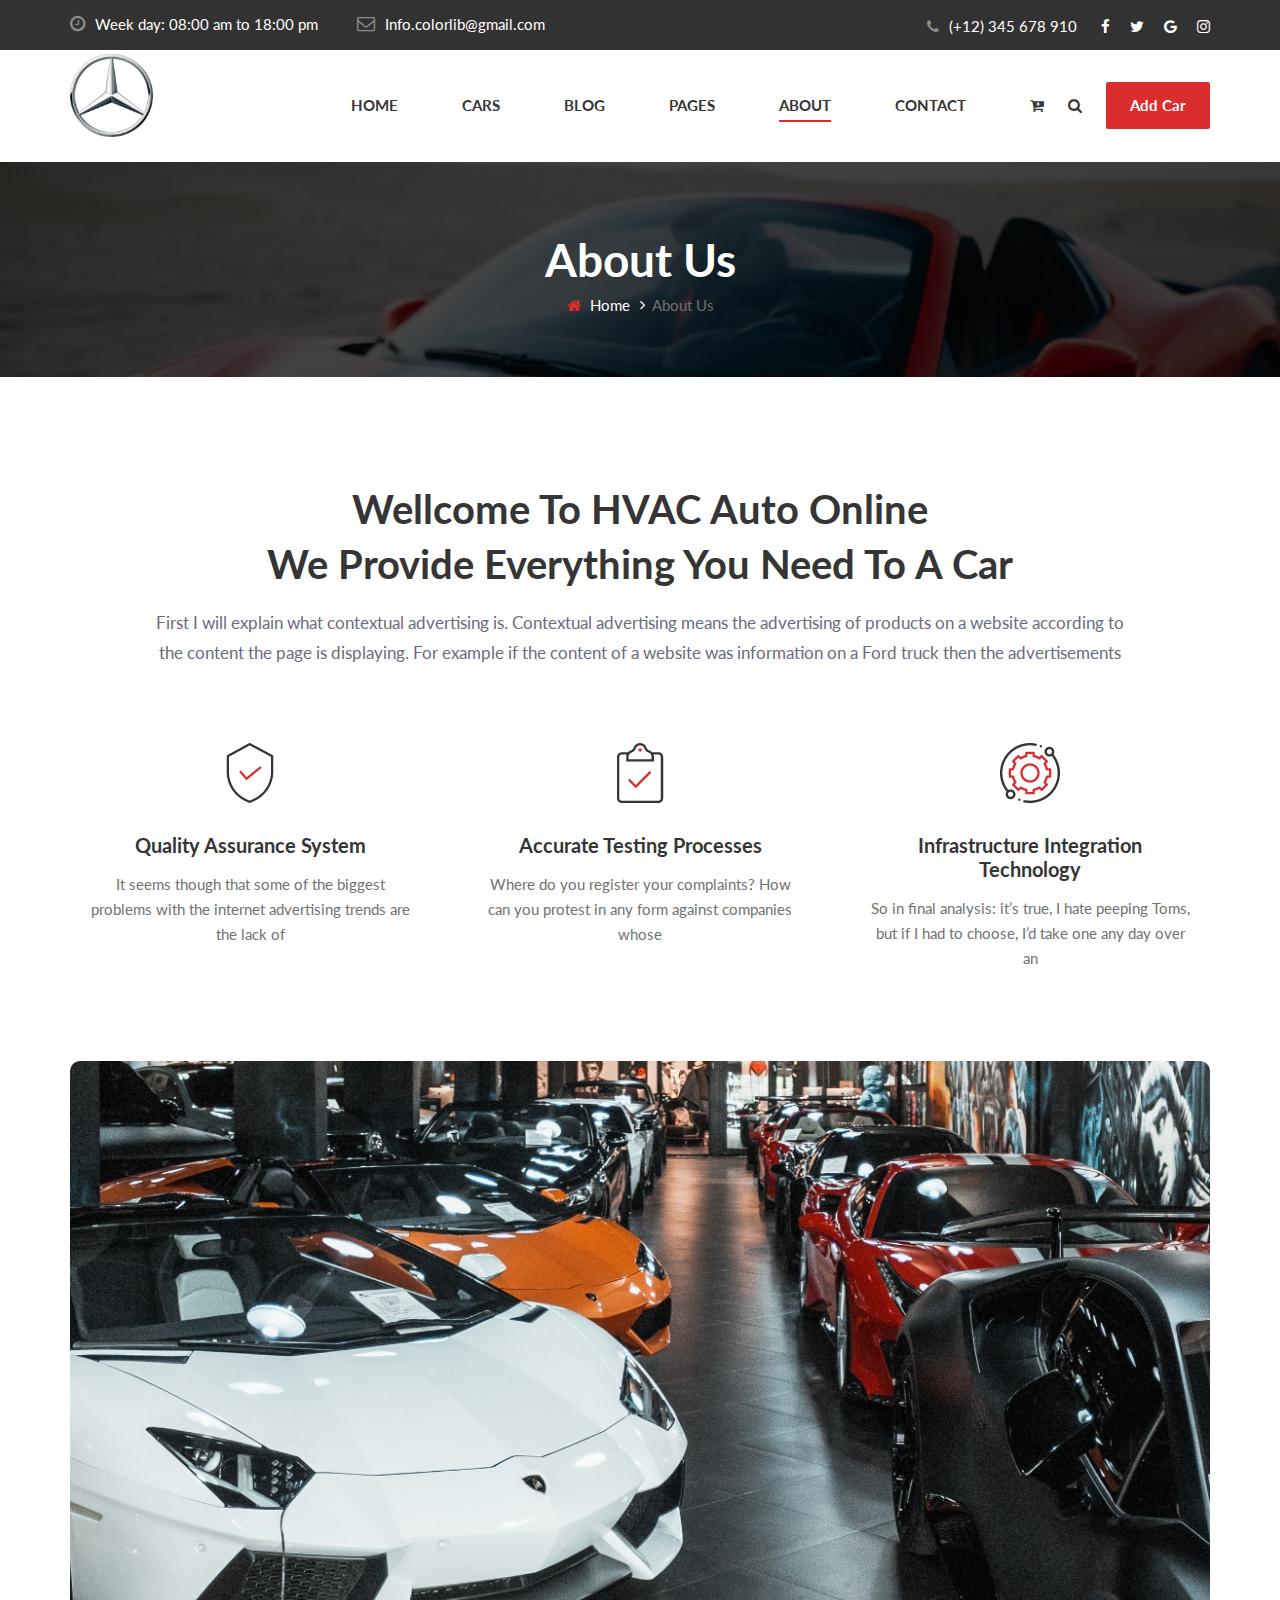
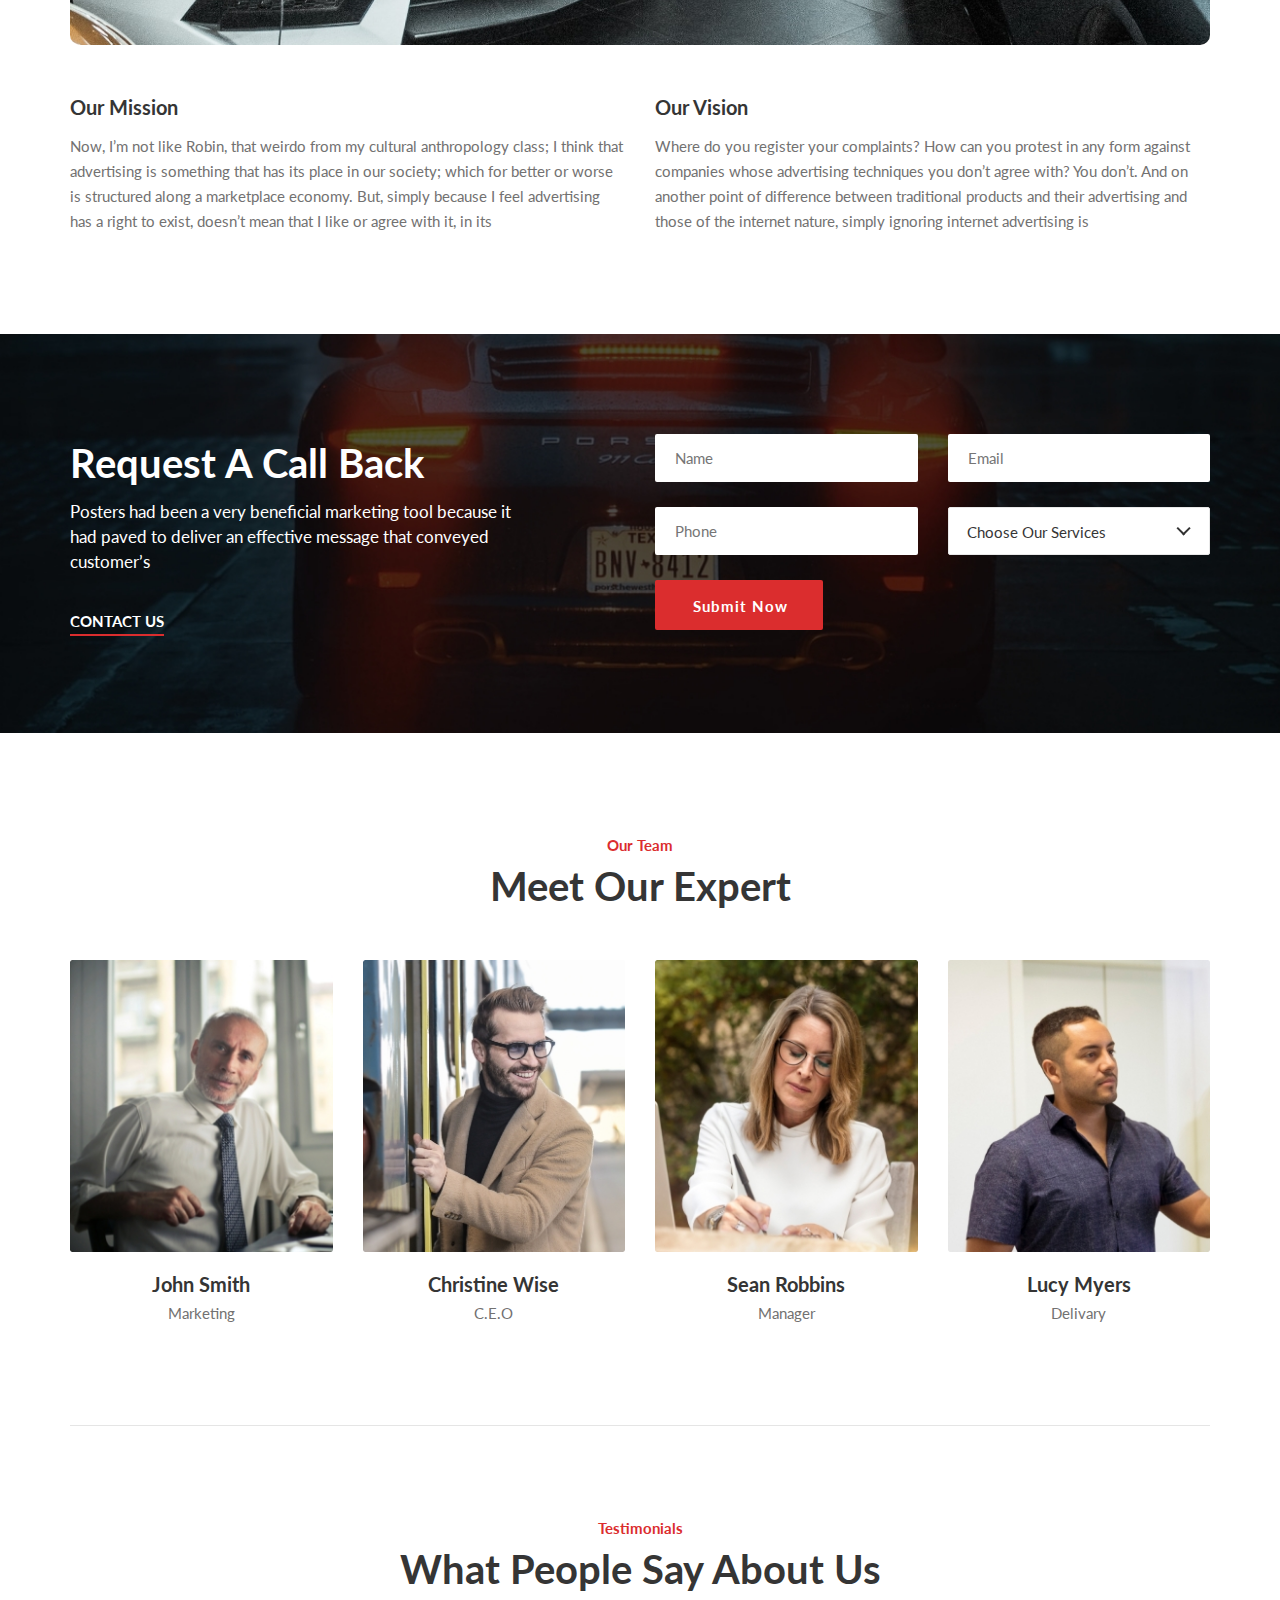
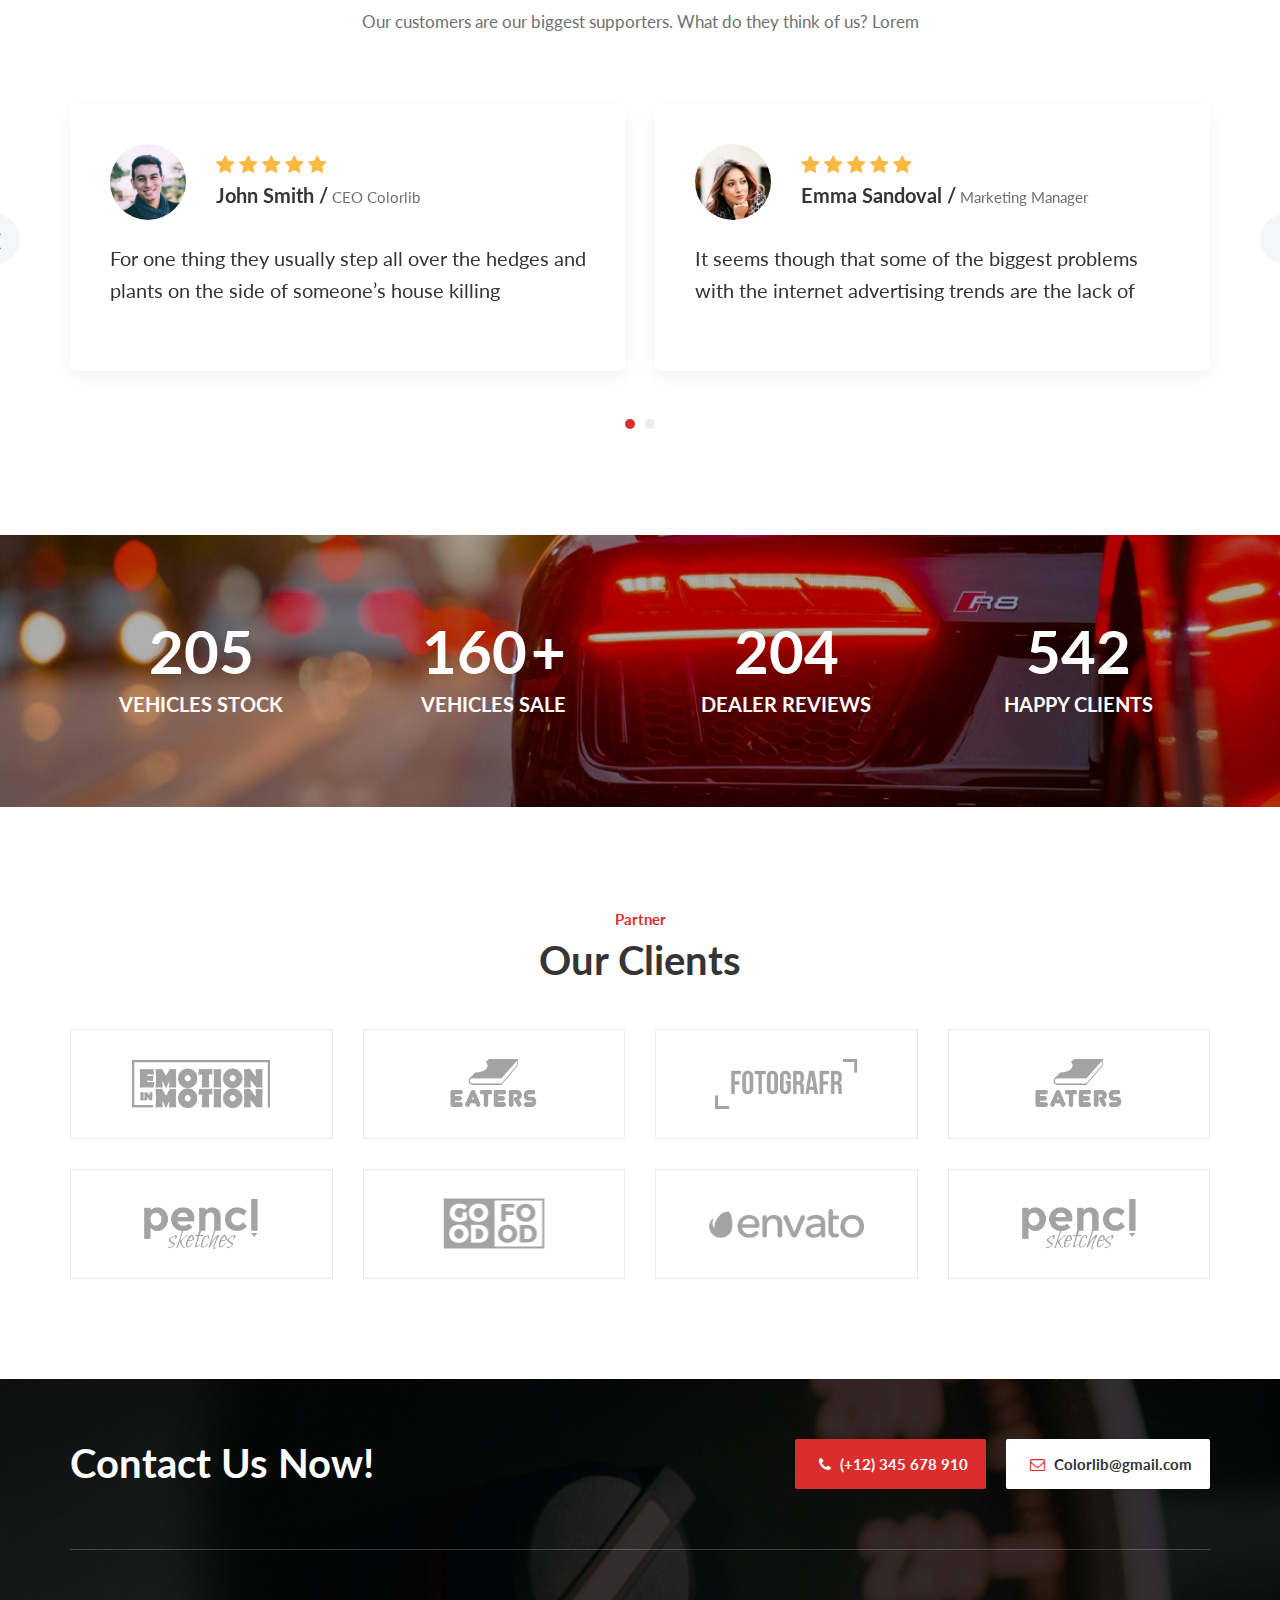
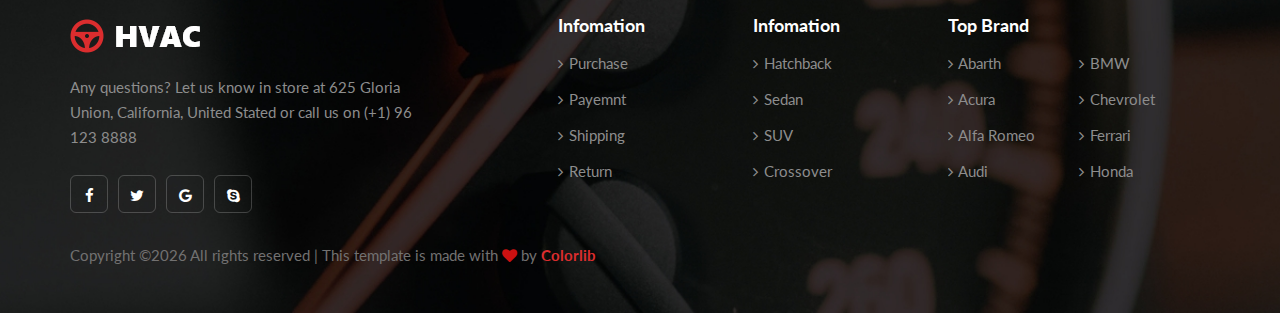
<file: about.html>
<!DOCTYPE html>
<html lang="zxx">

<head>
    <meta charset="UTF-8">
    <meta name="description" content="HVAC Template">
    <meta name="keywords" content="HVAC, unica, creative, html">
    <meta name="viewport" content="width=device-width, initial-scale=1.0">
    <meta http-equiv="X-UA-Compatible" content="ie=edge">
    <title>HVAC | Template</title>

    <!-- Google Font -->
    <link href="https://fonts.googleapis.com/css2?family=Lato:wght@300;400;700;900&display=swap" rel="stylesheet">

    <!-- Css Styles -->
    <link rel="stylesheet" href="css/bootstrap.min.css" type="text/css">
    <link rel="stylesheet" href="css/font-awesome.min.css" type="text/css">
    <link rel="stylesheet" href="css/elegant-icons.css" type="text/css">
    <link rel="stylesheet" href="css/nice-select.css" type="text/css">
    <link rel="stylesheet" href="css/magnific-popup.css" type="text/css">
    <link rel="stylesheet" href="css/jquery-ui.min.css" type="text/css">
    <link rel="stylesheet" href="css/owl.carousel.min.css" type="text/css">
    <link rel="stylesheet" href="css/slicknav.min.css" type="text/css">
    <link rel="stylesheet" href="css/style.css" type="text/css">
</head>

<body>
    <!-- Page Preloder -->
    <div id="preloder">
        <div class="loader"></div>
    </div>

    <!-- Offcanvas Menu Begin -->
    <div class="offcanvas-menu-overlay"></div>
    <div class="offcanvas-menu-wrapper">
        <div class="offcanvas__widget">
            <a href="#"><i class="fa fa-cart-plus"></i></a>
            <a href="#" class="search-switch"><i class="fa fa-search"></i></a>
            <a href="#" class="primary-btn">Add Car</a>
        </div>
        <div class="offcanvas__logo">
            <a href="./index.html"><img src="img/logo.png" alt=""></a>
        </div>
        <div id="mobile-menu-wrap"></div>
        <ul class="offcanvas__widget__add">
            <li><i class="fa fa-clock-o"></i> Week day: 08:00 am to 18:00 pm</li>
            <li><i class="fa fa-envelope-o"></i> Info.colorlib@gmail.com</li>
        </ul>
        <div class="offcanvas__phone__num">
            <i class="fa fa-phone"></i>
            <span>(+12) 345 678 910</span>
        </div>
        <div class="offcanvas__social">
            <a href="#"><i class="fa fa-facebook"></i></a>
            <a href="#"><i class="fa fa-twitter"></i></a>
            <a href="#"><i class="fa fa-google"></i></a>
            <a href="#"><i class="fa fa-instagram"></i></a>
        </div>
    </div>
    <!-- Offcanvas Menu End -->

    <!-- Header Section Begin -->
    <header class="header">
        <div class="header__top">
            <div class="container">
                <div class="row">
                    <div class="col-lg-7">
                        <ul class="header__top__widget">
                            <li><i class="fa fa-clock-o"></i> Week day: 08:00 am to 18:00 pm</li>
                            <li><i class="fa fa-envelope-o"></i> Info.colorlib@gmail.com</li>
                        </ul>
                    </div>
                    <div class="col-lg-5">
                        <div class="header__top__right">
                            <div class="header__top__phone">
                                <i class="fa fa-phone"></i>
                                <span>(+12) 345 678 910</span>
                            </div>
                            <div class="header__top__social">
                                <a href="#"><i class="fa fa-facebook"></i></a>
                                <a href="#"><i class="fa fa-twitter"></i></a>
                                <a href="#"><i class="fa fa-google"></i></a>
                                <a href="#"><i class="fa fa-instagram"></i></a>
                            </div>
                        </div>
                    </div>
                </div>
            </div>
        </div>
        <div class="container">
            <div class="row">
                <div class="col-lg-2">
                    <div class="header__logo">
                        <a href="./index.html"><img src="img/logo.png" alt=""></a>
                    </div>
                </div>
                <div class="col-lg-10">
                    <div class="header__nav">
                        <nav class="header__menu">
                            <ul>
                                <li><a href="./index.html">Home</a></li>
                                <li><a href="./car.html">Cars</a></li>
                                <li><a href="./blog.html">Blog</a></li>
                                <li><a href="#">Pages</a>
                                    <ul class="dropdown">
                                        <li><a href="./about.html">About Us</a></li>
                                        <li><a href="./car-details.html">Car Details</a></li>
                                        <li><a href="./blog-details.html">Blog Details</a></li>
                                    </ul>
                                </li>
                                <li class="active"><a href="./about.html">About</a></li>
                                <li><a href="./contact.html">Contact</a></li>
                            </ul>
                        </nav>
                        <div class="header__nav__widget">
                            <div class="header__nav__widget__btn">
                                <a href="#"><i class="fa fa-cart-plus"></i></a>
                                <a href="#" class="search-switch"><i class="fa fa-search"></i></a>
                            </div>
                            <a href="#" class="primary-btn">Add Car</a>
                        </div>
                    </div>
                </div>
            </div>
            <div class="canvas__open">
                <span class="fa fa-bars"></span>
            </div>
        </div>
    </header>
    <!-- Header Section End -->

    <!-- Breadcrumb End -->
    <div class="breadcrumb-option set-bg" data-setbg="img/breadcrumb-bg.jpg">
        <div class="container">
            <div class="row">
                <div class="col-lg-12 text-center">
                    <div class="breadcrumb__text">
                        <h2>About Us</h2>
                        <div class="breadcrumb__links">
                            <a href="./index.html"><i class="fa fa-home"></i> Home</a>
                            <span>About Us</span>
                        </div>
                    </div>
                </div>
            </div>
        </div>
    </div>
    <!-- Breadcrumb Begin -->

    <!-- About Us Section Begin -->
    <section class="about spad">
        <div class="container">
            <div class="row">
                <div class="col-lg-12">
                    <div class="section-title about-title">
                        <h2>Wellcome To HVAC Auto Online <br />We Provide Everything You Need To A Car</h2>
                        <p>First I will explain what contextual advertising is. Contextual advertising means the
                            advertising of products on a website according to<br /> the content the page is displaying.
                            For example if the content of a website was information on a Ford truck then the
                            advertisements</p>
                    </div>
                </div>
            </div>
            <div class="about__feature">
                <div class="row">
                    <div class="col-lg-4 col-md-6 col-sm-6">
                        <div class="about__feature__item">
                            <img src="img/about/af-1.png" alt="">
                            <h5>Quality Assurance System</h5>
                            <p>It seems though that some of the biggest problems with the internet advertising trends
                                are the lack of</p>
                        </div>
                    </div>
                    <div class="col-lg-4 col-md-6 col-sm-6">
                        <div class="about__feature__item">
                            <img src="img/about/af-2.png" alt="">
                            <h5>Accurate Testing Processes</h5>
                            <p>Where do you register your complaints? How can you protest in any form against companies
                                whose</p>
                        </div>
                    </div>
                    <div class="col-lg-4 col-md-6 col-sm-6">
                        <div class="about__feature__item">
                            <img src="img/about/af-3.png" alt="">
                            <h5>Infrastructure Integration Technology</h5>
                            <p>So in final analysis: it’s true, I hate peeping Toms, but if I had to choose, I’d take
                                one any day over an</p>
                        </div>
                    </div>
                </div>
            </div>
            <div class="row">
                <div class="col-lg-12">
                    <div class="about__pic">
                        <img src="img/about/about-pic.jpg" alt="">
                    </div>
                </div>
                <div class="col-lg-6 col-md-6 col-sm-6">
                    <div class="about__item">
                        <h5>Our Mission</h5>
                        <p>Now, I’m not like Robin, that weirdo from my cultural anthropology class; I think that
                            advertising is something that has its place in our society; which for better or worse is
                            structured along a marketplace economy. But, simply because I feel advertising has a right
                            to exist, doesn’t mean that I like or agree with it, in its</p>
                    </div>
                </div>
                <div class="col-lg-6 col-md-6 col-sm-6">
                    <div class="about__item">
                        <h5>Our Vision</h5>
                        <p>Where do you register your complaints? How can you protest in any form against companies
                            whose advertising techniques you don’t agree with? You don’t. And on another point of
                            difference between traditional products and their advertising and those of the internet
                            nature, simply ignoring internet advertising is </p>
                    </div>
                </div>
            </div>
        </div>
    </section>
    <!-- About Us Section End -->

    <!-- Call Section Begin -->
    <section class="call spad set-bg" data-setbg="img/about/call-bg.jpg">
        <div class="container">
            <div class="row">
                <div class="col-lg-5 col-md-6">
                    <div class="call__text">
                        <div class="section-title">
                            <h2>Request A Call Back</h2>
                            <p>Posters had been a very beneficial marketing tool because it had paved to deliver an
                                effective message that conveyed customer’s</p>
                        </div>
                        <a href="#">Contact Us</a>
                    </div>
                </div>
                <div class="col-lg-6 offset-lg-1 col-md-6">
                    <form action="#" class="call__form">
                        <div class="row">
                            <div class="col-lg-6">
                                <input type="text" placeholder="Name">
                            </div>
                            <div class="col-lg-6">
                                <input type="text" placeholder="Email">
                            </div>
                            <div class="col-lg-6">
                                <input type="text" placeholder="Phone">
                            </div>
                            <div class="col-lg-6">
                                <select>
                                    <option value="">Choose Our Services</option>
                                    <option value="">Buy Cars</option>
                                    <option value="">Sell Cars</option>
                                    <option value="">Wash Cars</option>
                                </select>
                            </div>
                        </div>
                        <button type="submit" class="site-btn">Submit Now</button>
                    </form>
                </div>
            </div>
        </div>
    </section>
    <!-- Call Section End -->

    <!-- Team Section Begin -->
    <section class="team spad">
        <div class="container">
            <div class="row">
                <div class="col-lg-12">
                    <div class="section-title team-title">
                        <span>Our Team</span>
                        <h2>Meet Our Expert</h2>
                    </div>
                </div>
            </div>
            <div class="row">
                <div class="col-lg-3 col-sm-6">
                    <div class="team__item">
                        <div class="team__item__pic">
                            <img src="img/about/team-1.jpg" alt="">
                        </div>
                        <div class="team__item__text">
                            <h5>John Smith</h5>
                            <span>Marketing</span>
                        </div>
                    </div>
                </div>
                <div class="col-lg-3 col-sm-6">
                    <div class="team__item">
                        <div class="team__item__pic">
                            <img src="img/about/team-2.jpg" alt="">
                        </div>
                        <div class="team__item__text">
                            <h5>Christine Wise</h5>
                            <span>C.E.O</span>
                        </div>
                    </div>
                </div>
                <div class="col-lg-3 col-sm-6">
                    <div class="team__item">
                        <div class="team__item__pic">
                            <img src="img/about/team-3.jpg" alt="">
                        </div>
                        <div class="team__item__text">
                            <h5>Sean Robbins</h5>
                            <span>Manager</span>
                        </div>
                    </div>
                </div>
                <div class="col-lg-3 col-sm-6">
                    <div class="team__item">
                        <div class="team__item__pic">
                            <img src="img/about/team-4.jpg" alt="">
                        </div>
                        <div class="team__item__text">
                            <h5>Lucy Myers</h5>
                            <span>Delivary</span>
                        </div>
                    </div>
                </div>
            </div>
        </div>
    </section>
    <!-- Team Section End -->

    <!-- Testimonial Section Begin -->
    <section class="testimonial spad">
        <div class="container">
            <div class="row">
                <div class="col-lg-12">
                    <div class="section-title testimonial-title">
                        <span>Testimonials</span>
                        <h2>What People Say About Us</h2>
                        <p>Our customers are our biggest supporters. What do they think of us? Lorem</p>
                    </div>
                </div>
            </div>
            <div class="row">
                <div class="testimonial__slider owl-carousel">
                    <div class="col-lg-6">
                        <div class="testimonial__item">
                            <div class="testimonial__item__author">
                                <div class="testimonial__item__author__pic">
                                    <img src="img/testimonial/testimonial-1.png" alt="">
                                </div>
                                <div class="testimonial__item__author__text">
                                    <div class="rating">
                                        <i class="fa fa-star"></i>
                                        <i class="fa fa-star"></i>
                                        <i class="fa fa-star"></i>
                                        <i class="fa fa-star"></i>
                                        <i class="fa fa-star"></i>
                                    </div>
                                    <h5>John Smith /<span> CEO Colorlib</span></h5>
                                </div>
                            </div>
                            <p>For one thing they usually step all over the hedges and plants on the side of someone’s
                                house killing</p>
                        </div>
                    </div>
                    <div class="col-lg-6">
                        <div class="testimonial__item">
                            <div class="testimonial__item__author">
                                <div class="testimonial__item__author__pic">
                                    <img src="img/testimonial/testimonial-2.png" alt="">
                                </div>
                                <div class="testimonial__item__author__text">
                                    <div class="rating">
                                        <i class="fa fa-star"></i>
                                        <i class="fa fa-star"></i>
                                        <i class="fa fa-star"></i>
                                        <i class="fa fa-star"></i>
                                        <i class="fa fa-star"></i>
                                    </div>
                                    <h5>Emma Sandoval /<span> Marketing Manager</span></h5>
                                </div>
                            </div>
                            <p>It seems though that some of the biggest problems with the internet advertising trends
                                are the lack of</p>
                        </div>
                    </div>
                    <div class="col-lg-6">
                        <div class="testimonial__item">
                            <div class="testimonial__item__author">
                                <div class="testimonial__item__author__pic">
                                    <img src="img/testimonial/testimonial-1.png" alt="">
                                </div>
                                <div class="testimonial__item__author__text">
                                    <div class="rating">
                                        <i class="fa fa-star"></i>
                                        <i class="fa fa-star"></i>
                                        <i class="fa fa-star"></i>
                                        <i class="fa fa-star"></i>
                                        <i class="fa fa-star"></i>
                                    </div>
                                    <h5>John Smith /<span> CEO Colorlib</span></h5>
                                </div>
                            </div>
                            <p>For one thing they usually step all over the hedges and plants on the side of someone’s
                                house killing</p>
                        </div>
                    </div>
                    <div class="col-lg-6">
                        <div class="testimonial__item">
                            <div class="testimonial__item__author">
                                <div class="testimonial__item__author__pic">
                                    <img src="img/testimonial/testimonial-2.png" alt="">
                                </div>
                                <div class="testimonial__item__author__text">
                                    <div class="rating">
                                        <i class="fa fa-star"></i>
                                        <i class="fa fa-star"></i>
                                        <i class="fa fa-star"></i>
                                        <i class="fa fa-star"></i>
                                        <i class="fa fa-star"></i>
                                    </div>
                                    <h5>Emma Sandoval /<span> Marketing Manager</span></h5>
                                </div>
                            </div>
                            <p>It seems though that some of the biggest problems with the internet advertising trends
                                are the lack of</p>
                        </div>
                    </div>
                </div>
            </div>
        </div>
    </section>
    <!-- Testimonial Section End -->

    <!-- Counter Begin -->
    <div class="counter spad set-bg" data-setbg="img/counter-bg.jpg">
        <div class="container">
            <div class="row">
                <div class="col-lg-3 col-md-6 col-sm-6">
                    <div class="counter__item">
                        <h2 class="counter-num">1922</h2>
                        <p>Vehicles Stock</p>
                    </div>
                </div>
                <div class="col-lg-3 col-md-6 col-sm-6">
                    <div class="counter__item">
                        <h2 class="counter-num">1500</h2>
                        <strong>+</strong>
                        <p>Vehicles Sale</p>
                    </div>
                </div>
                <div class="col-lg-3 col-md-6 col-sm-6">
                    <div class="counter__item">
                        <h2 class="counter-num">1922</h2>
                        <p>Dealer Reviews</p>
                    </div>
                </div>
                <div class="col-lg-3 col-md-6 col-sm-6">
                    <div class="counter__item">
                        <h2 class="counter-num">5100</h2>
                        <p>Happy Clients</p>
                    </div>
                </div>
            </div>
        </div>
    </div>
    <!-- Counter End -->

    <!-- Clients Begin -->
    <div class="clients spad">
        <div class="container">
            <div class="row">
                <div class="col-lg-12">
                    <div class="section-title client-title">
                        <span>Partner</span>
                        <h2>Our Clients</h2>
                    </div>
                </div>
            </div>
            <div class="row">
                <div class="col-lg-3 col-md-4 col-sm-6">
                    <a href="#" class="client__item">
                        <img src="img/clients/client-1.png" alt="">
                    </a>
                </div>
                <div class="col-lg-3 col-md-4 col-sm-6">
                    <a href="#" class="client__item">
                        <img src="img/clients/client-2.png" alt="">
                    </a>
                </div>
                <div class="col-lg-3 col-md-4 col-sm-6">
                    <a href="#" class="client__item">
                        <img src="img/clients/client-3.png" alt="">
                    </a>
                </div>
                <div class="col-lg-3 col-md-4 col-sm-6">
                    <a href="#" class="client__item">
                        <img src="img/clients/client-2.png" alt="">
                    </a>
                </div>
                <div class="col-lg-3 col-md-4 col-sm-6">
                    <a href="#" class="client__item">
                        <img src="img/clients/client-4.png" alt="">
                    </a>
                </div>
                <div class="col-lg-3 col-md-4 col-sm-6">
                    <a href="#" class="client__item">
                        <img src="img/clients/client-5.png" alt="">
                    </a>
                </div>
                <div class="col-lg-3 col-md-4 col-sm-6">
                    <a href="#" class="client__item">
                        <img src="img/clients/client-6.png" alt="">
                    </a>
                </div>
                <div class="col-lg-3 col-md-4 col-sm-6">
                    <a href="#" class="client__item">
                        <img src="img/clients/client-7.png" alt="">
                    </a>
                </div>
            </div>
        </div>
    </div>
    <!-- Clients End -->

    <!-- Footer Section Begin -->
    <footer class="footer set-bg" data-setbg="img/footer-bg.jpg">
        <div class="container">
            <div class="footer__contact">
                <div class="row">
                    <div class="col-lg-6 col-md-6">
                        <div class="footer__contact__title">
                            <h2>Contact Us Now!</h2>
                        </div>
                    </div>
                    <div class="col-lg-6 col-md-6">
                        <div class="footer__contact__option">
                            <div class="option__item"><i class="fa fa-phone"></i> (+12) 345 678 910</div>
                            <div class="option__item email"><i class="fa fa-envelope-o"></i> Colorlib@gmail.com</div>
                        </div>
                    </div>
                </div>
            </div>
            <div class="row">
                <div class="col-lg-4 col-md-4">
                    <div class="footer__about">
                        <div class="footer__logo">
                            <a href="#"><img src="img/footer-logo.png" alt=""></a>
                        </div>
                        <p>Any questions? Let us know in store at 625 Gloria Union, California, United Stated or call us
                            on (+1) 96 123 8888</p>
                        <div class="footer__social">
                            <a href="#" class="facebook"><i class="fa fa-facebook"></i></a>
                            <a href="#" class="twitter"><i class="fa fa-twitter"></i></a>
                            <a href="#" class="google"><i class="fa fa-google"></i></a>
                            <a href="#" class="skype"><i class="fa fa-skype"></i></a>
                        </div>
                    </div>
                </div>
                <div class="col-lg-2 offset-lg-1 col-md-3">
                    <div class="footer__widget">
                        <h5>Infomation</h5>
                        <ul>
                            <li><a href="#"><i class="fa fa-angle-right"></i> Purchase</a></li>
                            <li><a href="#"><i class="fa fa-angle-right"></i> Payemnt</a></li>
                            <li><a href="#"><i class="fa fa-angle-right"></i> Shipping</a></li>
                            <li><a href="#"><i class="fa fa-angle-right"></i> Return</a></li>
                        </ul>
                    </div>
                </div>
                <div class="col-lg-2 col-md-3">
                    <div class="footer__widget">
                        <h5>Infomation</h5>
                        <ul>
                            <li><a href="#"><i class="fa fa-angle-right"></i> Hatchback</a></li>
                            <li><a href="#"><i class="fa fa-angle-right"></i> Sedan</a></li>
                            <li><a href="#"><i class="fa fa-angle-right"></i> SUV</a></li>
                            <li><a href="#"><i class="fa fa-angle-right"></i> Crossover</a></li>
                        </ul>
                    </div>
                </div>
                <div class="col-lg-3 col-md-6">
                    <div class="footer__brand">
                        <h5>Top Brand</h5>
                        <ul>
                            <li><a href="#"><i class="fa fa-angle-right"></i> Abarth</a></li>
                            <li><a href="#"><i class="fa fa-angle-right"></i> Acura</a></li>
                            <li><a href="#"><i class="fa fa-angle-right"></i> Alfa Romeo</a></li>
                            <li><a href="#"><i class="fa fa-angle-right"></i> Audi</a></li>
                        </ul>
                        <ul>
                            <li><a href="#"><i class="fa fa-angle-right"></i> BMW</a></li>
                            <li><a href="#"><i class="fa fa-angle-right"></i> Chevrolet</a></li>
                            <li><a href="#"><i class="fa fa-angle-right"></i> Ferrari</a></li>
                            <li><a href="#"><i class="fa fa-angle-right"></i> Honda</a></li>
                        </ul>
                    </div>
                </div>
            </div>
            <!-- Link back to Colorlib can't be removed. Template is licensed under CC BY 3.0. -->
            <div class="footer__copyright__text">
                <p>Copyright &copy;<script>document.write(new Date().getFullYear());</script> All rights reserved | This template is made with <i class="fa fa-heart" aria-hidden="true"></i> by <a href="https://colorlib.com" target="_blank">Colorlib</a></p>
            </div>
            <!-- Link back to Colorlib can't be removed. Template is licensed under CC BY 3.0. -->
        </div>
    </footer>
    <!-- Footer Section End -->

    <!-- Search Begin -->
    <div class="search-model">
        <div class="h-100 d-flex align-items-center justify-content-center">
            <div class="search-close-switch">+</div>
            <form class="search-model-form">
                <input type="text" id="search-input" placeholder="Search here.....">
            </form>
        </div>
    </div>
    <!-- Search End -->

    <!-- Js Plugins -->
    <script src="js/jquery-3.3.1.min.js"></script>
    <script src="js/bootstrap.min.js"></script>
    <script src="js/jquery.nice-select.min.js"></script>
    <script src="js/jquery-ui.min.js"></script>
    <script src="js/jquery.magnific-popup.min.js"></script>
    <script src="js/mixitup.min.js"></script>
    <script src="js/jquery.slicknav.js"></script>
    <script src="js/owl.carousel.min.js"></script>
    <script src="js/main.js"></script>
</body>

</html>
</file>
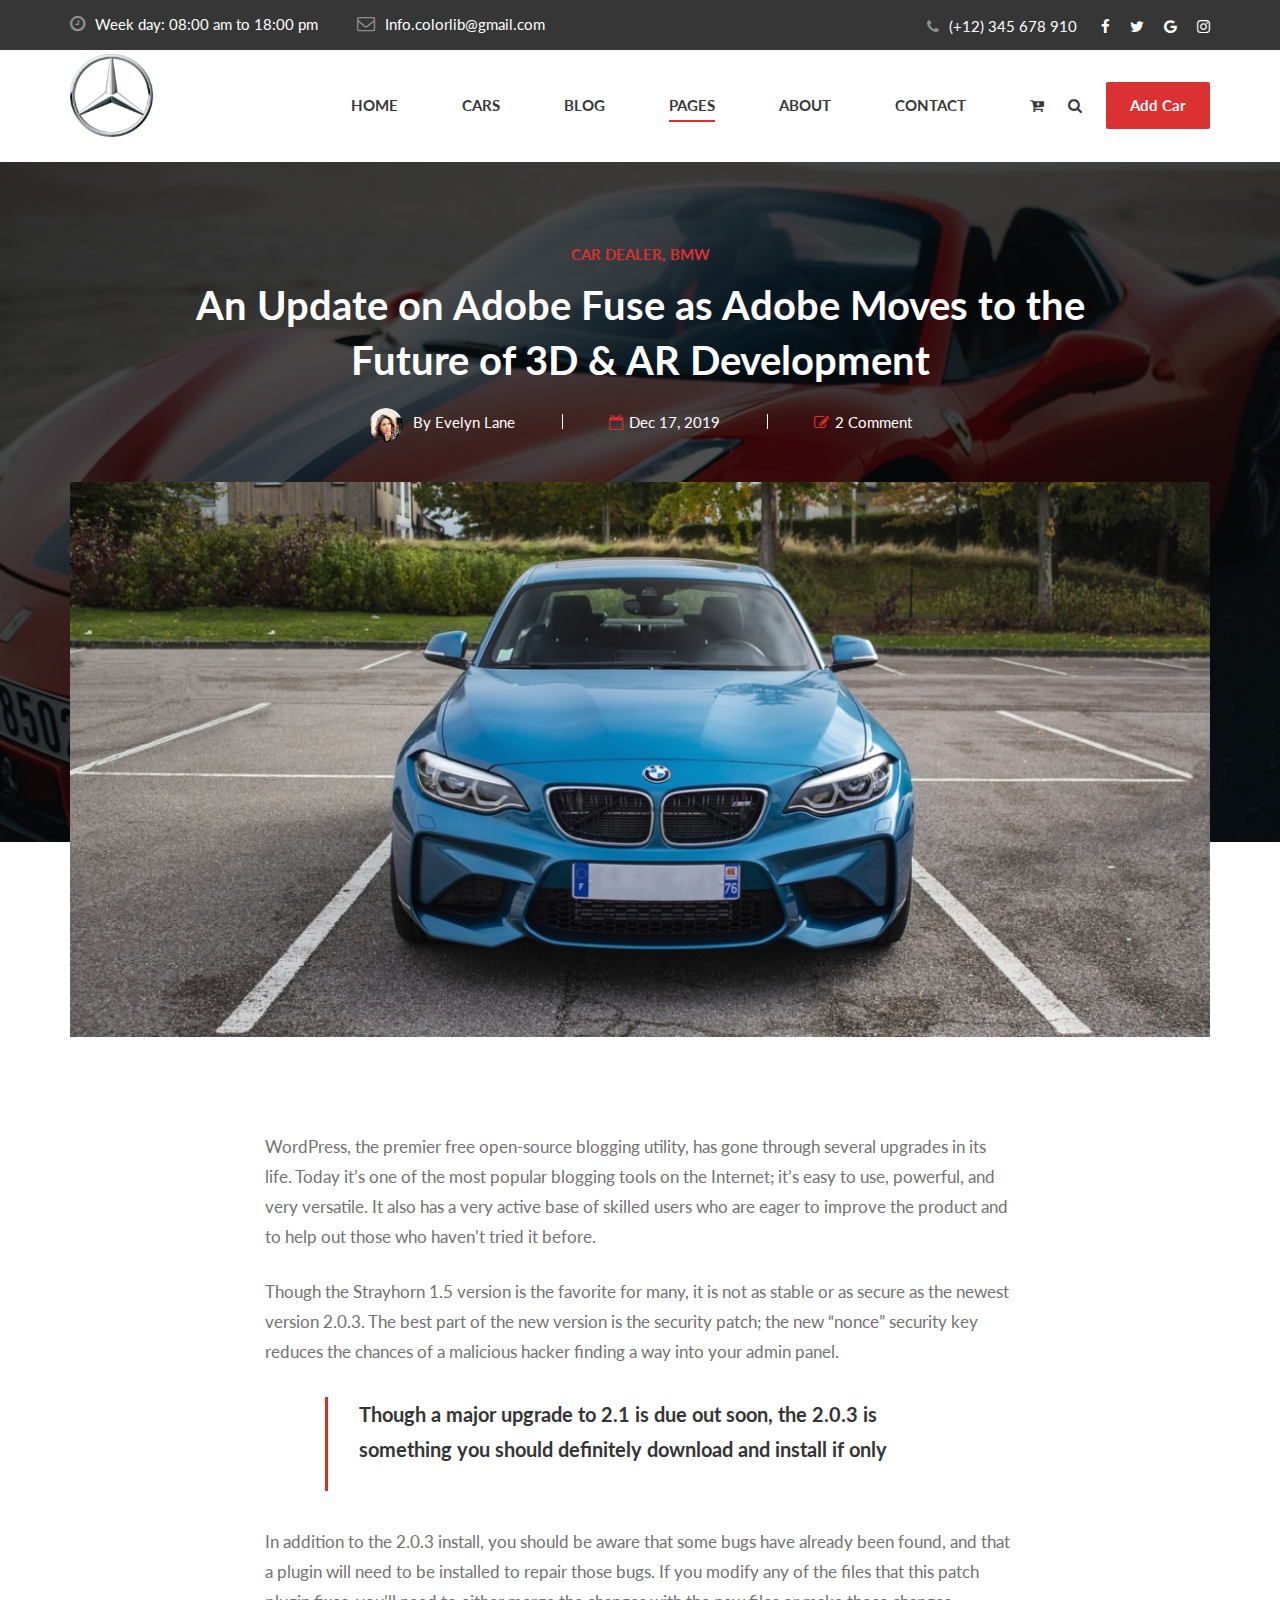
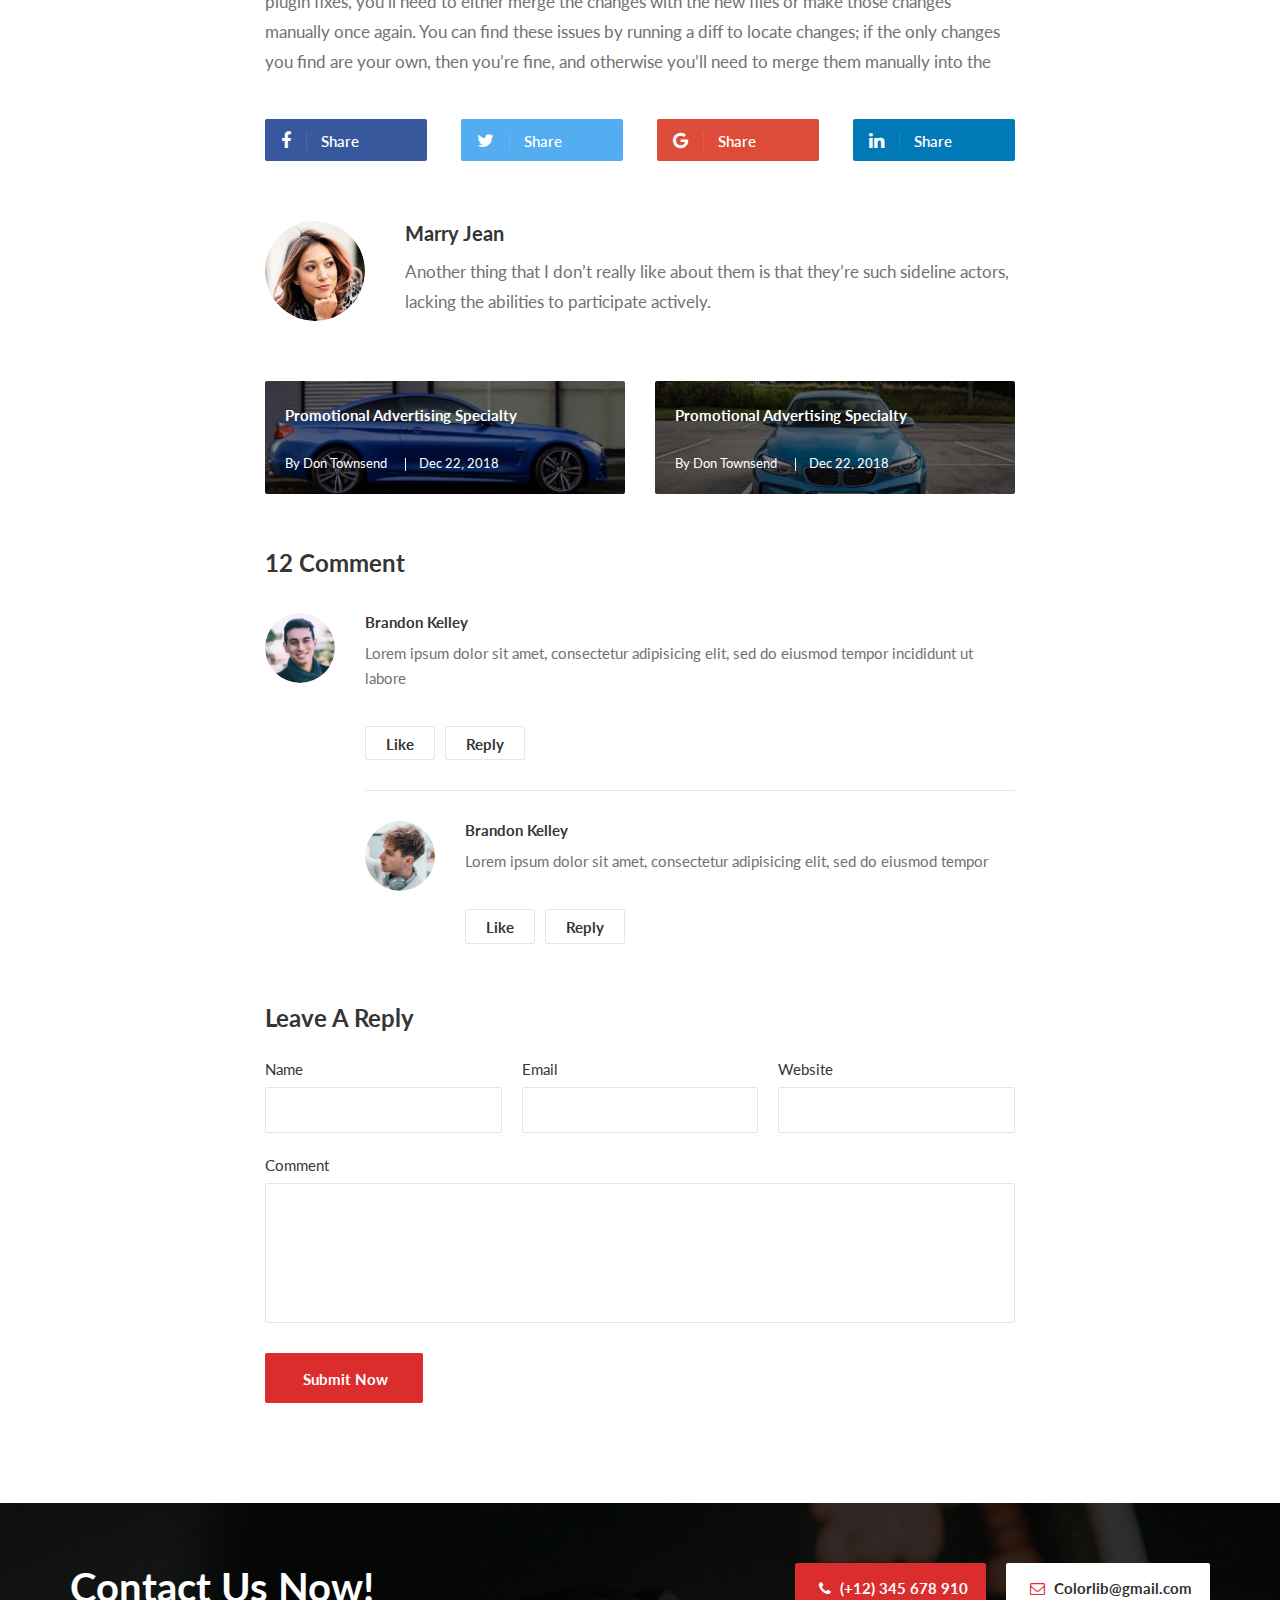
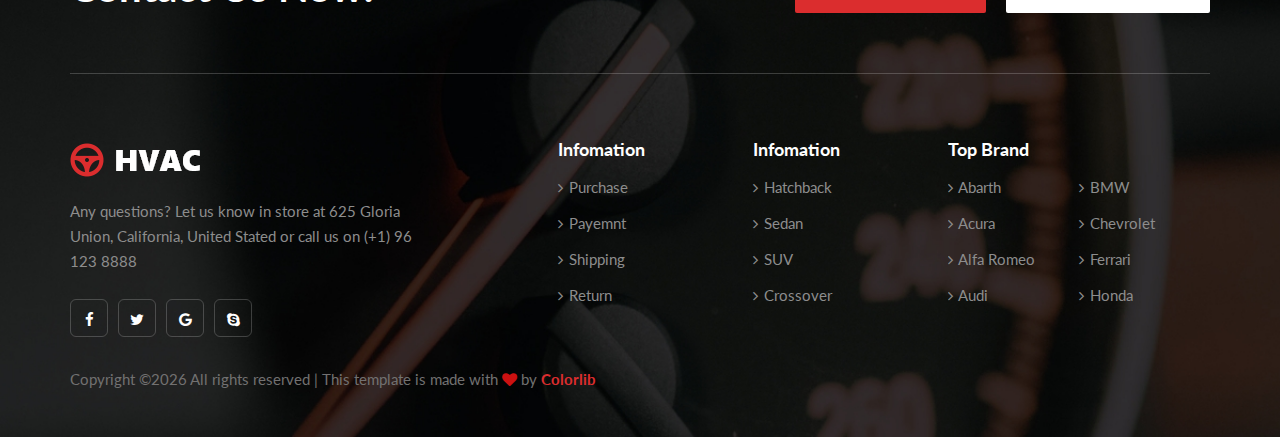
<file: blog-details.html>
<!DOCTYPE html>
<html lang="zxx">

<head>
    <meta charset="UTF-8">
    <meta name="description" content="HVAC Template">
    <meta name="keywords" content="HVAC, unica, creative, html">
    <meta name="viewport" content="width=device-width, initial-scale=1.0">
    <meta http-equiv="X-UA-Compatible" content="ie=edge">
    <title>HVAC | Template</title>

    <!-- Google Font -->
    <link href="https://fonts.googleapis.com/css2?family=Lato:wght@300;400;700;900&display=swap" rel="stylesheet">

    <!-- Css Styles -->
    <link rel="stylesheet" href="css/bootstrap.min.css" type="text/css">
    <link rel="stylesheet" href="css/font-awesome.min.css" type="text/css">
    <link rel="stylesheet" href="css/elegant-icons.css" type="text/css">
    <link rel="stylesheet" href="css/nice-select.css" type="text/css">
    <link rel="stylesheet" href="css/magnific-popup.css" type="text/css">
    <link rel="stylesheet" href="css/jquery-ui.min.css" type="text/css">
    <link rel="stylesheet" href="css/owl.carousel.min.css" type="text/css">
    <link rel="stylesheet" href="css/slicknav.min.css" type="text/css">
    <link rel="stylesheet" href="css/style.css" type="text/css">
</head>

<body>
    <!-- Page Preloder -->
    <div id="preloder">
        <div class="loader"></div>
    </div>

    <!-- Offcanvas Menu Begin -->
    <div class="offcanvas-menu-overlay"></div>
    <div class="offcanvas-menu-wrapper">
        <div class="offcanvas__widget">
            <a href="#"><i class="fa fa-cart-plus"></i></a>
            <a href="#" class="search-switch"><i class="fa fa-search"></i></a>
            <a href="#" class="primary-btn">Add Car</a>
        </div>
        <div class="offcanvas__logo">
            <a href="./index.html"><img src="img/logo.png" alt=""></a>
        </div>
        <div id="mobile-menu-wrap"></div>
        <ul class="offcanvas__widget__add">
            <li><i class="fa fa-clock-o"></i> Week day: 08:00 am to 18:00 pm</li>
            <li><i class="fa fa-envelope-o"></i> Info.colorlib@gmail.com</li>
        </ul>
        <div class="offcanvas__phone__num">
            <i class="fa fa-phone"></i>
            <span>(+12) 345 678 910</span>
        </div>
        <div class="offcanvas__social">
            <a href="#"><i class="fa fa-facebook"></i></a>
            <a href="#"><i class="fa fa-twitter"></i></a>
            <a href="#"><i class="fa fa-google"></i></a>
            <a href="#"><i class="fa fa-instagram"></i></a>
        </div>
    </div>
    <!-- Offcanvas Menu End -->

    <!-- Header Section Begin -->
    <header class="header">
        <div class="header__top">
            <div class="container">
                <div class="row">
                    <div class="col-lg-7">
                        <ul class="header__top__widget">
                            <li><i class="fa fa-clock-o"></i> Week day: 08:00 am to 18:00 pm</li>
                            <li><i class="fa fa-envelope-o"></i> Info.colorlib@gmail.com</li>
                        </ul>
                    </div>
                    <div class="col-lg-5">
                        <div class="header__top__right">
                            <div class="header__top__phone">
                                <i class="fa fa-phone"></i>
                                <span>(+12) 345 678 910</span>
                            </div>
                            <div class="header__top__social">
                                <a href="#"><i class="fa fa-facebook"></i></a>
                                <a href="#"><i class="fa fa-twitter"></i></a>
                                <a href="#"><i class="fa fa-google"></i></a>
                                <a href="#"><i class="fa fa-instagram"></i></a>
                            </div>
                        </div>
                    </div>
                </div>
            </div>
        </div>
        <div class="container">
            <div class="row">
                <div class="col-lg-2">
                    <div class="header__logo">
                        <a href="./index.html"><img src="img/logo.png" alt=""></a>
                    </div>
                </div>
                <div class="col-lg-10">
                    <div class="header__nav">
                        <nav class="header__menu">
                            <ul>
                                <li><a href="./index.html">Home</a></li>
                                <li><a href="./car.html">Cars</a></li>
                                <li><a href="./blog.html">Blog</a></li>
                                <li class="active"><a href="#">Pages</a>
                                    <ul class="dropdown">
                                        <li><a href="./about.html">About Us</a></li>
                                        <li><a href="./car-details.html">Car Details</a></li>
                                        <li><a href="./blog-details.html">Blog Details</a></li>
                                    </ul>
                                </li>
                                <li><a href="./about.html">About</a></li>
                                <li><a href="./contact.html">Contact</a></li>
                            </ul>
                        </nav>
                        <div class="header__nav__widget">
                            <div class="header__nav__widget__btn">
                                <a href="#"><i class="fa fa-cart-plus"></i></a>
                                <a href="#" class="search-switch"><i class="fa fa-search"></i></a>
                            </div>
                            <a href="#" class="primary-btn">Add Car</a>
                        </div>
                    </div>
                </div>
            </div>
            <div class="canvas__open">
                <span class="fa fa-bars"></span>
            </div>
        </div>
    </header>
    <!-- Header Section End -->

    <!-- Blog Details Hero Begin -->
    <section class="blog-details-hero spad set-bg" data-setbg="img/blog/details/details-hero-bg.jpg">
        <div class="container">
            <div class="row d-flex justify-content-center">
                <div class="col-lg-10">
                    <div class="blog__details__hero__text">
                        <span class="label">Car Dealer, BMW</span>
                        <h2>An Update on Adobe Fuse as Adobe Moves to the Future of 3D & AR Development</h2>
                        <ul>
                            <li><img src="img/blog/details/details-hero-avatar.png" alt=""> <span>By Evelyn Lane</span>
                            </li>
                            <li><i class="fa fa-calendar-o"></i> <span>Dec 17, 2019</span></li>
                            <li><i class="fa fa-edit"></i> <span>2 Comment</span></li>
                        </ul>
                    </div>
                </div>
            </div>
        </div>
    </section>
    <!-- Blog Details Hero End -->

    <!-- Blog Details Section Begin -->
    <section class="blog-details spad">
        <div class="container">
            <div class="row">
                <div class="col-lg-12">
                    <div class="blog__details__pic">
                        <img src="img/blog/details/details-pic.jpg" alt="">
                    </div>
                </div>
            </div>
            <div class="row d-flex justify-content-center">
                <div class="col-lg-8">
                    <div class="blog__details__text">
                        <p>WordPress, the premier free open-source blogging utility, has gone through several upgrades
                            in its life. Today it’s one of the most popular blogging tools on the Internet; it’s easy to
                            use, powerful, and very versatile. It also has a very active base of skilled users who are
                            eager to improve the product and to help out those who haven’t tried it before.</p>
                        <p>Though the Strayhorn 1.5 version is the favorite for many, it is not as stable or as secure
                            as the newest version 2.0.3. The best part of the new version is the security patch; the new
                            “nonce” security key reduces the chances of a malicious hacker finding a way into your admin
                            panel.</p>
                    </div>
                    <div class="blog__details__quote">
                        <p>Though a major upgrade to 2.1 is due out soon, the 2.0.3 is something you should definitely
                            download and install if only</p>
                    </div>
                    <div class="blog__details__desc">
                        <p>In addition to the 2.0.3 install, you should be aware that some bugs have already been found,
                            and that a plugin will need to be installed to repair those bugs. If you modify any of the
                            files that this patch plugin fixes, you’ll need to either merge the changes with the new
                            files or make those changes manually once again. You can find these issues by running a diff
                            to locate changes; if the only changes you find are your own, then you’re fine, and
                            otherwise you’ll need to merge them manually into the</p>
                    </div>
                    <div class="blog__details__share">
                        <a href="#" class="blog__details__share__item">
                            <i class="fa fa-facebook"></i>
                            <span>Share</span>
                        </a>
                        <a href="#" class="blog__details__share__item twitter">
                            <i class="fa fa-twitter"></i>
                            <span>Share</span>
                        </a>
                        <a href="#" class="blog__details__share__item google">
                            <i class="fa fa-google"></i>
                            <span>Share</span>
                        </a>
                        <a href="#" class="blog__details__share__item linkedin">
                            <i class="fa fa-linkedin"></i>
                            <span>Share</span>
                        </a>
                    </div>
                    <div class="blog__details__author">
                        <div class="blog__details__author__pic">
                            <img src="img/blog/details/author.png" alt="">
                        </div>
                        <div class="blog__details__author__text">
                            <h5>Marry Jean</h5>
                            <p>Another thing that I don’t really like about them is that they’re such sideline actors,
                                lacking the abilities to participate actively.</p>
                        </div>
                    </div>
                    <div class="blog__details__btns">
                        <div class="row">
                            <div class="col-lg-12">
                                <div class="row">
                                    <div class="col-lg-6">
                                        <a href="#" class="blog__details__btns__item set-bg"
                                            data-setbg="img/blog/details/pre.jpg">
                                            <h6>Promotional Advertising Specialty</h6>
                                            <ul>
                                                <li>By Don Townsend</li>
                                                <li>Dec 22, 2018</li>
                                            </ul>
                                        </a>
                                    </div>
                                    <div class="col-lg-6">
                                        <a href="#" class="blog__details__btns__item set-bg"
                                            data-setbg="img/blog/details/next.jpg">
                                            <h6>Promotional Advertising Specialty</h6>
                                            <ul>
                                                <li>By Don Townsend</li>
                                                <li>Dec 22, 2018</li>
                                            </ul>
                                        </a>
                                    </div>
                                </div>
                            </div>
                        </div>
                    </div>
                    <div class="blog__details__comment">
                        <h4>12 Comment</h4>
                        <div class="blog__details__comment__item">
                            <div class="blog__details__comment__item__pic">
                                <img src="img/blog/details/comment-1.png" alt="">
                            </div>
                            <div class="blog__details__comment__item__text">
                                <h6>Brandon Kelley</h6>
                                <p>Lorem ipsum dolor sit amet, consectetur adipisicing elit, sed do eiusmod tempor
                                    incididunt ut labore</p>
                                <a href="#">Like</a>
                                <a href="#">Reply</a>
                            </div>
                        </div>
                        <div class="blog__details__comment__item reply__comment">
                            <div class="blog__details__comment__item__pic">
                                <img src="img/blog/details/comment-2.png" alt="">
                            </div>
                            <div class="blog__details__comment__item__text">
                                <h6>Brandon Kelley</h6>
                                <p>Lorem ipsum dolor sit amet, consectetur adipisicing elit, sed do eiusmod tempor</p>
                                <a href="#">Like</a>
                                <a href="#">Reply</a>
                            </div>
                        </div>
                    </div>
                    <div class="blog__details__comment__form">
                        <h4>Leave A Reply</h4>
                        <form action="#">
                            <div class="input-list">
                                <div class="input-list-item">
                                    <p>Name</p>
                                    <input type="text">
                                </div>
                                <div class="input-list-item">
                                    <p>Email</p>
                                    <input type="text">
                                </div>
                                <div class="input-list-item">
                                    <p>Website</p>
                                    <input type="text">
                                </div>
                            </div>
                            <div class="input-desc">
                                <p>Comment</p>
                                <textarea></textarea>
                            </div>
                            <button type="submit" class="site-btn">Submit Now</button>
                        </form>
                    </div>
                </div>
            </div>
        </div>
    </section>
    <!-- Blog Details Section End -->

    <!-- Footer Section Begin -->
    <footer class="footer set-bg" data-setbg="img/footer-bg.jpg">
        <div class="container">
            <div class="footer__contact">
                <div class="row">
                    <div class="col-lg-6 col-md-6">
                        <div class="footer__contact__title">
                            <h2>Contact Us Now!</h2>
                        </div>
                    </div>
                    <div class="col-lg-6 col-md-6">
                        <div class="footer__contact__option">
                            <div class="option__item"><i class="fa fa-phone"></i> (+12) 345 678 910</div>
                            <div class="option__item email"><i class="fa fa-envelope-o"></i> Colorlib@gmail.com</div>
                        </div>
                    </div>
                </div>
            </div>
            <div class="row">
                <div class="col-lg-4 col-md-4">
                    <div class="footer__about">
                        <div class="footer__logo">
                            <a href="#"><img src="img/footer-logo.png" alt=""></a>
                        </div>
                        <p>Any questions? Let us know in store at 625 Gloria Union, California, United Stated or call us
                            on (+1) 96 123 8888</p>
                        <div class="footer__social">
                            <a href="#" class="facebook"><i class="fa fa-facebook"></i></a>
                            <a href="#" class="twitter"><i class="fa fa-twitter"></i></a>
                            <a href="#" class="google"><i class="fa fa-google"></i></a>
                            <a href="#" class="skype"><i class="fa fa-skype"></i></a>
                        </div>
                    </div>
                </div>
                <div class="col-lg-2 offset-lg-1 col-md-3">
                    <div class="footer__widget">
                        <h5>Infomation</h5>
                        <ul>
                            <li><a href="#"><i class="fa fa-angle-right"></i> Purchase</a></li>
                            <li><a href="#"><i class="fa fa-angle-right"></i> Payemnt</a></li>
                            <li><a href="#"><i class="fa fa-angle-right"></i> Shipping</a></li>
                            <li><a href="#"><i class="fa fa-angle-right"></i> Return</a></li>
                        </ul>
                    </div>
                </div>
                <div class="col-lg-2 col-md-3">
                    <div class="footer__widget">
                        <h5>Infomation</h5>
                        <ul>
                            <li><a href="#"><i class="fa fa-angle-right"></i> Hatchback</a></li>
                            <li><a href="#"><i class="fa fa-angle-right"></i> Sedan</a></li>
                            <li><a href="#"><i class="fa fa-angle-right"></i> SUV</a></li>
                            <li><a href="#"><i class="fa fa-angle-right"></i> Crossover</a></li>
                        </ul>
                    </div>
                </div>
                <div class="col-lg-3 col-md-6">
                    <div class="footer__brand">
                        <h5>Top Brand</h5>
                        <ul>
                            <li><a href="#"><i class="fa fa-angle-right"></i> Abarth</a></li>
                            <li><a href="#"><i class="fa fa-angle-right"></i> Acura</a></li>
                            <li><a href="#"><i class="fa fa-angle-right"></i> Alfa Romeo</a></li>
                            <li><a href="#"><i class="fa fa-angle-right"></i> Audi</a></li>
                        </ul>
                        <ul>
                            <li><a href="#"><i class="fa fa-angle-right"></i> BMW</a></li>
                            <li><a href="#"><i class="fa fa-angle-right"></i> Chevrolet</a></li>
                            <li><a href="#"><i class="fa fa-angle-right"></i> Ferrari</a></li>
                            <li><a href="#"><i class="fa fa-angle-right"></i> Honda</a></li>
                        </ul>
                    </div>
                </div>
            </div>
            <!-- Link back to Colorlib can't be removed. Template is licensed under CC BY 3.0. -->
            <div class="footer__copyright__text">
                <p>Copyright &copy;<script>document.write(new Date().getFullYear());</script> All rights reserved | This template is made with <i class="fa fa-heart" aria-hidden="true"></i> by <a href="https://colorlib.com" target="_blank">Colorlib</a></p>
            </div>
            <!-- Link back to Colorlib can't be removed. Template is licensed under CC BY 3.0. -->
        </div>
    </footer>
    <!-- Footer Section End -->

    <!-- Search Begin -->
    <div class="search-model">
        <div class="h-100 d-flex align-items-center justify-content-center">
            <div class="search-close-switch">+</div>
            <form class="search-model-form">
                <input type="text" id="search-input" placeholder="Search here.....">
            </form>
        </div>
    </div>
    <!-- Search End -->

    <!-- Js Plugins -->
    <script src="js/jquery-3.3.1.min.js"></script>
    <script src="js/bootstrap.min.js"></script>
    <script src="js/jquery.nice-select.min.js"></script>
    <script src="js/jquery-ui.min.js"></script>
    <script src="js/jquery.magnific-popup.min.js"></script>
    <script src="js/mixitup.min.js"></script>
    <script src="js/jquery.slicknav.js"></script>
    <script src="js/owl.carousel.min.js"></script>
    <script src="js/main.js"></script>
</body>

</html>
</file>
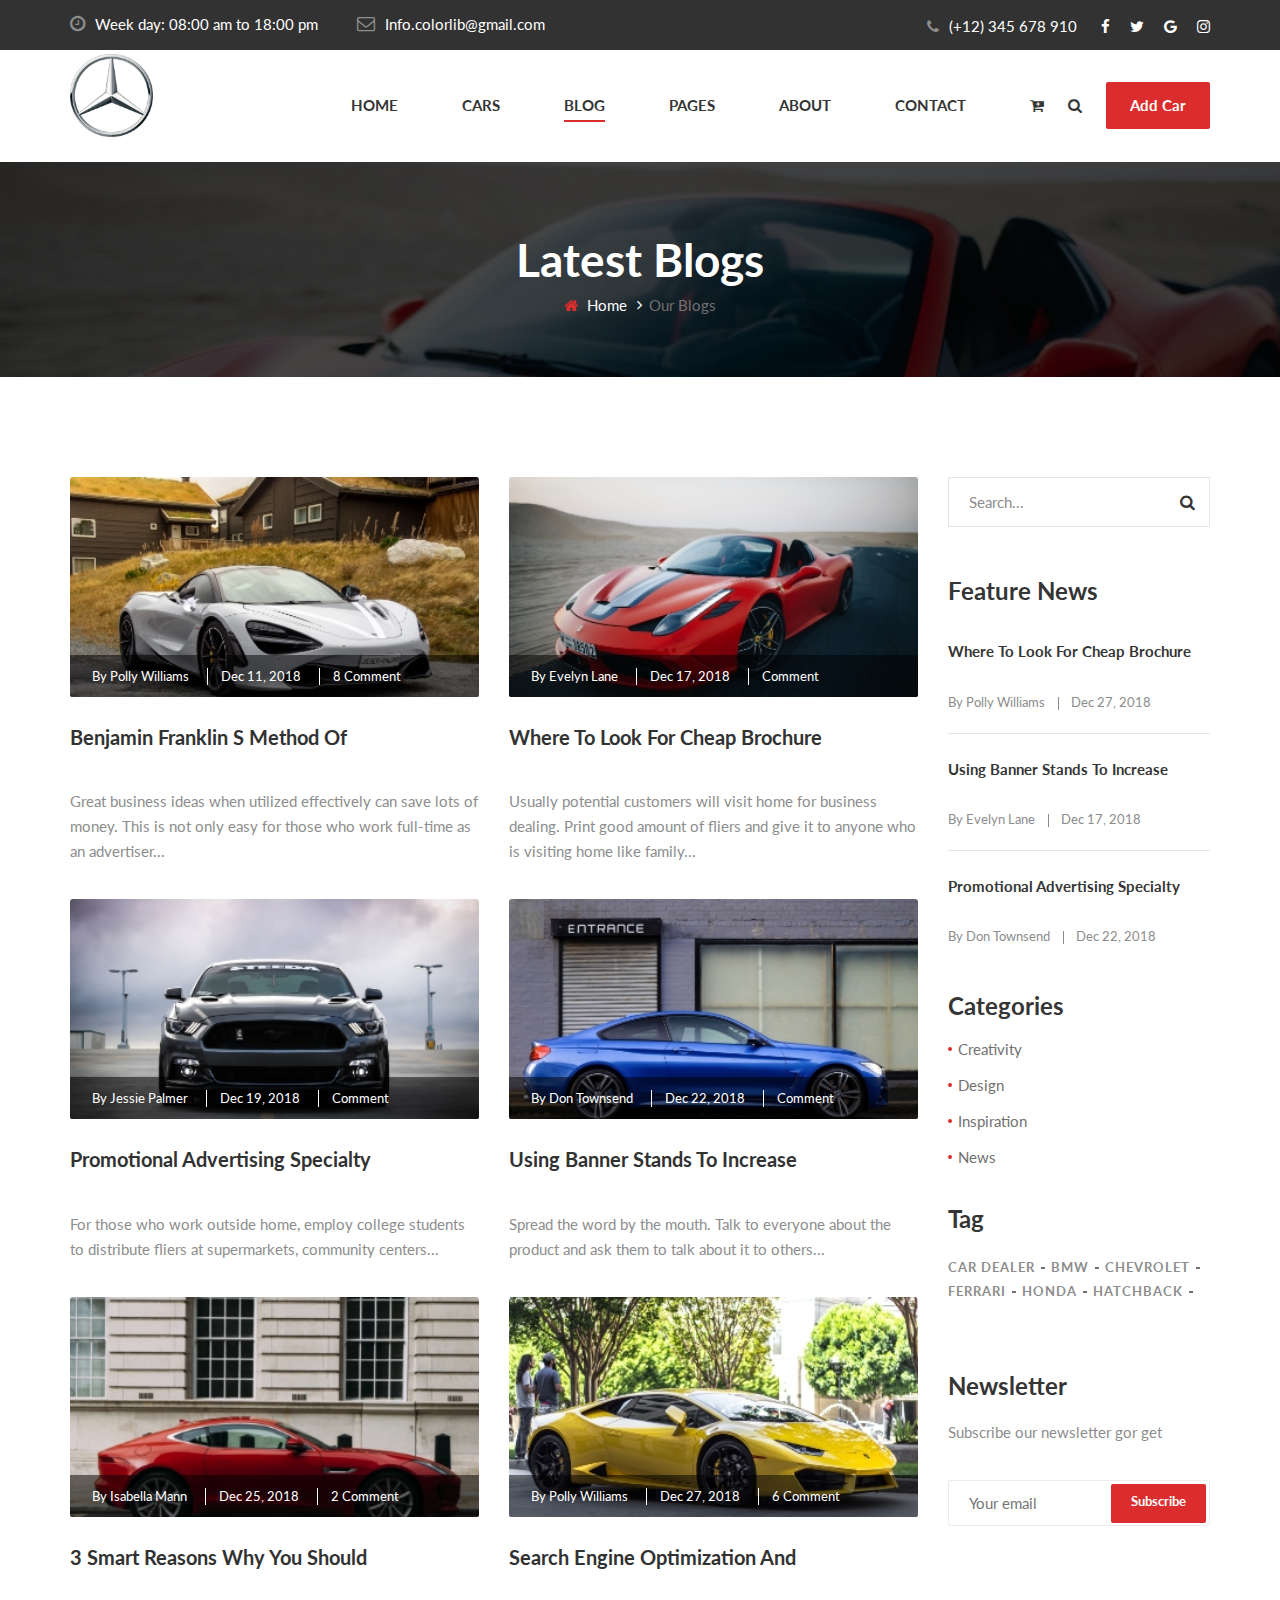
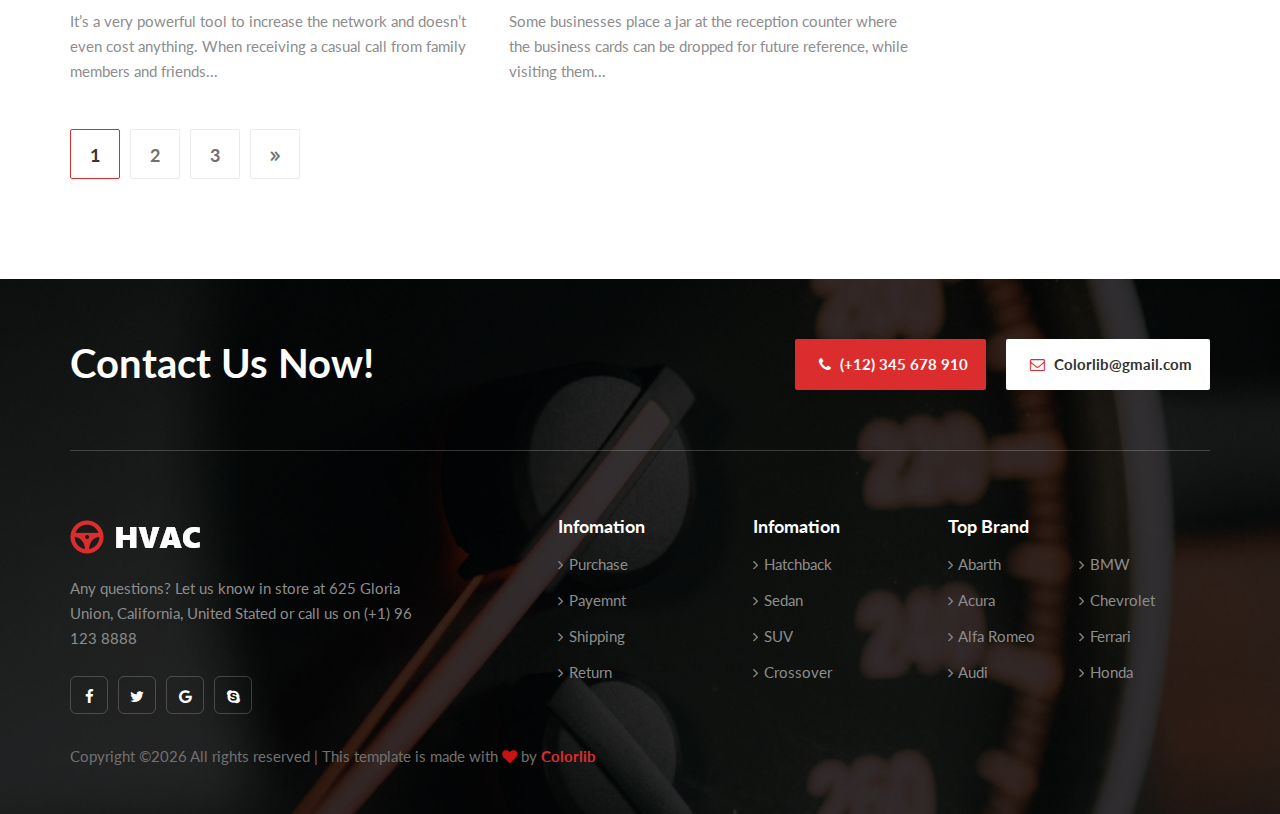
<file: blog.html>
<!DOCTYPE html>
<html lang="zxx">

<head>
    <meta charset="UTF-8">
    <meta name="description" content="HVAC Template">
    <meta name="keywords" content="HVAC, unica, creative, html">
    <meta name="viewport" content="width=device-width, initial-scale=1.0">
    <meta http-equiv="X-UA-Compatible" content="ie=edge">
    <title>HVAC | Template</title>

    <!-- Google Font -->
    <link href="https://fonts.googleapis.com/css2?family=Lato:wght@300;400;700;900&display=swap" rel="stylesheet">

    <!-- Css Styles -->
    <link rel="stylesheet" href="css/bootstrap.min.css" type="text/css">
    <link rel="stylesheet" href="css/font-awesome.min.css" type="text/css">
    <link rel="stylesheet" href="css/elegant-icons.css" type="text/css">
    <link rel="stylesheet" href="css/nice-select.css" type="text/css">
    <link rel="stylesheet" href="css/magnific-popup.css" type="text/css">
    <link rel="stylesheet" href="css/jquery-ui.min.css" type="text/css">
    <link rel="stylesheet" href="css/owl.carousel.min.css" type="text/css">
    <link rel="stylesheet" href="css/slicknav.min.css" type="text/css">
    <link rel="stylesheet" href="css/style.css" type="text/css">
</head>

<body>
    <!-- Page Preloder -->
    <div id="preloder">
        <div class="loader"></div>
    </div>

    <!-- Offcanvas Menu Begin -->
    <div class="offcanvas-menu-overlay"></div>
    <div class="offcanvas-menu-wrapper">
        <div class="offcanvas__widget">
            <a href="#"><i class="fa fa-cart-plus"></i></a>
            <a href="#" class="search-switch"><i class="fa fa-search"></i></a>
            <a href="#" class="primary-btn">Add Car</a>
        </div>
        <div class="offcanvas__logo">
            <a href="./index.html"><img src="img/logo.png" alt=""></a>
        </div>
        <div id="mobile-menu-wrap"></div>
        <ul class="offcanvas__widget__add">
            <li><i class="fa fa-clock-o"></i> Week day: 08:00 am to 18:00 pm</li>
            <li><i class="fa fa-envelope-o"></i> Info.colorlib@gmail.com</li>
        </ul>
        <div class="offcanvas__phone__num">
            <i class="fa fa-phone"></i>
            <span>(+12) 345 678 910</span>
        </div>
        <div class="offcanvas__social">
            <a href="#"><i class="fa fa-facebook"></i></a>
            <a href="#"><i class="fa fa-twitter"></i></a>
            <a href="#"><i class="fa fa-google"></i></a>
            <a href="#"><i class="fa fa-instagram"></i></a>
        </div>
    </div>
    <!-- Offcanvas Menu End -->

    <!-- Header Section Begin -->
    <header class="header">
        <div class="header__top">
            <div class="container">
                <div class="row">
                    <div class="col-lg-7">
                        <ul class="header__top__widget">
                            <li><i class="fa fa-clock-o"></i> Week day: 08:00 am to 18:00 pm</li>
                            <li><i class="fa fa-envelope-o"></i> Info.colorlib@gmail.com</li>
                        </ul>
                    </div>
                    <div class="col-lg-5">
                        <div class="header__top__right">
                            <div class="header__top__phone">
                                <i class="fa fa-phone"></i>
                                <span>(+12) 345 678 910</span>
                            </div>
                            <div class="header__top__social">
                                <a href="#"><i class="fa fa-facebook"></i></a>
                                <a href="#"><i class="fa fa-twitter"></i></a>
                                <a href="#"><i class="fa fa-google"></i></a>
                                <a href="#"><i class="fa fa-instagram"></i></a>
                            </div>
                        </div>
                    </div>
                </div>
            </div>
        </div>
        <div class="container">
            <div class="row">
                <div class="col-lg-2">
                    <div class="header__logo">
                        <a href="./index.html"><img src="img/logo.png" alt=""></a>
                    </div>
                </div>
                <div class="col-lg-10">
                    <div class="header__nav">
                        <nav class="header__menu">
                            <ul>
                                <li><a href="./index.html">Home</a></li>
                                <li><a href="./car.html">Cars</a></li>
                                <li class="active"><a href="./blog.html">Blog</a></li>
                                <li><a href="#">Pages</a>
                                    <ul class="dropdown">
                                        <li><a href="./about.html">About Us</a></li>
                                        <li><a href="./car-details.html">Car Details</a></li>
                                        <li><a href="./blog-details.html">Blog Details</a></li>
                                    </ul>
                                </li>
                                <li><a href="./about.html">About</a></li>
                                <li><a href="./contact.html">Contact</a></li>
                            </ul>
                        </nav>
                        <div class="header__nav__widget">
                            <div class="header__nav__widget__btn">
                                <a href="#"><i class="fa fa-cart-plus"></i></a>
                                <a href="#" class="search-switch"><i class="fa fa-search"></i></a>
                            </div>
                            <a href="#" class="primary-btn">Add Car</a>
                        </div>
                    </div>
                </div>
            </div>
            <div class="canvas__open">
                <span class="fa fa-bars"></span>
            </div>
        </div>
    </header>
    <!-- Header Section End -->

    <!-- Breadcrumb End -->
    <div class="breadcrumb-option set-bg" data-setbg="img/breadcrumb-bg.jpg">
        <div class="container">
            <div class="row">
                <div class="col-lg-12 text-center">
                    <div class="breadcrumb__text">
                        <h2>Latest Blogs</h2>
                        <div class="breadcrumb__links">
                            <a href="./index.html"><i class="fa fa-home"></i> Home</a>
                            <span>Our Blogs</span>
                        </div>
                    </div>
                </div>
            </div>
        </div>
    </div>
    <!-- Breadcrumb Begin -->

    <!-- Blog Section Begin -->
    <section class="blog spad">
        <div class="container">
            <div class="row">
                <div class="col-lg-9">
                    <div class="row">
                        <div class="col-lg-6 col-md-6 col-sm-6">
                            <div class="blog__item">
                                <div class="blog__item__pic set-bg" data-setbg="img/blog/blog-1.jpg">
                                    <ul>
                                        <li>By Polly Williams</li>
                                        <li>Dec 11, 2018</li>
                                        <li>8 Comment</li>
                                    </ul>
                                </div>
                                <div class="blog__item__text">
                                    <h5><a href="#">Benjamin Franklin S Method Of</a></h5>
                                    <p>Great business ideas when utilized effectively can save lots of money. This is
                                        not only easy for those who work full-time as an advertiser...</p>
                                </div>
                            </div>
                        </div>
                        <div class="col-lg-6 col-md-6 col-sm-6">
                            <div class="blog__item">
                                <div class="blog__item__pic set-bg" data-setbg="img/blog/blog-2.jpg">
                                    <ul>
                                        <li>By Evelyn Lane</li>
                                        <li>Dec 17, 2018</li>
                                        <li>Comment</li>
                                    </ul>
                                </div>
                                <div class="blog__item__text">
                                    <h5><a href="#">Where To Look For Cheap Brochure</a></h5>
                                    <p>Usually potential customers will visit home for business dealing. Print good
                                        amount of fliers and give it to anyone who is visiting home like family...</p>
                                </div>
                            </div>
                        </div>
                        <div class="col-lg-6 col-md-6 col-sm-6">
                            <div class="blog__item">
                                <div class="blog__item__pic set-bg" data-setbg="img/blog/blog-3.jpg">
                                    <ul>
                                        <li>By Jessie Palmer</li>
                                        <li>Dec 19, 2018</li>
                                        <li>Comment</li>
                                    </ul>
                                </div>
                                <div class="blog__item__text">
                                    <h5><a href="#">Promotional Advertising Specialty</a></h5>
                                    <p>For those who work outside home, employ college students to distribute fliers at
                                        supermarkets, community centers...</p>
                                </div>
                            </div>
                        </div>
                        <div class="col-lg-6 col-md-6 col-sm-6">
                            <div class="blog__item">
                                <div class="blog__item__pic set-bg" data-setbg="img/blog/blog-4.jpg">
                                    <ul>
                                        <li>By Don Townsend</li>
                                        <li>Dec 22, 2018</li>
                                        <li>Comment</li>
                                    </ul>
                                </div>
                                <div class="blog__item__text">
                                    <h5><a href="#">Using Banner Stands To Increase</a></h5>
                                    <p>Spread the word by the mouth. Talk to everyone about the product and ask them to
                                        talk about it to others...</p>
                                </div>
                            </div>
                        </div>
                        <div class="col-lg-6 col-md-6 col-sm-6">
                            <div class="blog__item">
                                <div class="blog__item__pic set-bg" data-setbg="img/blog/blog-5.jpg">
                                    <ul>
                                        <li>By Isabella Mann</li>
                                        <li>Dec 25, 2018</li>
                                        <li>2 Comment</li>
                                    </ul>
                                </div>
                                <div class="blog__item__text">
                                    <h5><a href="#">3 Smart Reasons Why You Should </a></h5>
                                    <p>It’s a very powerful tool to increase the network and doesn’t even cost anything.
                                        When receiving a casual call from family members and friends...</p>
                                </div>
                            </div>
                        </div>
                        <div class="col-lg-6 col-md-6 col-sm-6">
                            <div class="blog__item">
                                <div class="blog__item__pic set-bg" data-setbg="img/blog/blog-6.jpg">
                                    <ul>
                                        <li>By Polly Williams</li>
                                        <li>Dec 27, 2018</li>
                                        <li>6 Comment</li>
                                    </ul>
                                </div>
                                <div class="blog__item__text">
                                    <h5><a href="#">Search Engine Optimization And</a></h5>
                                    <p>Some businesses place a jar at the reception counter where the business cards can
                                        be dropped for future reference, while visiting them...</p>
                                </div>
                            </div>
                        </div>
                    </div>
                    <div class="pagination__option">
                        <a href="#" class="active">1</a>
                        <a href="#">2</a>
                        <a href="#">3</a>
                        <a href="#"><span class="arrow_carrot-2right"></span></a>
                    </div>
                </div>
                <div class="col-lg-3 col-md-6 col-sm-9">
                    <div class="blog__sidebar">
                        <form action="#" class="blog__sidebar__search">
                            <input type="text" placeholder="Search...">
                            <button type="submit"><i class="fa fa-search"></i></button>
                        </form>
                        <div class="blog__sidebar__feature">
                            <h4>Feature News</h4>
                            <div class="blog__sidebar__feature__item">
                                <h6><a href="#">Where To Look For Cheap Brochure</a></h6>
                                <ul>
                                    <li>By Polly Williams</li>
                                    <li>Dec 27, 2018</li>
                                </ul>
                            </div>
                            <div class="blog__sidebar__feature__item">
                                <h6><a href="#">Using Banner Stands To Increase</a></h6>
                                <ul>
                                    <li>By Evelyn Lane</li>
                                    <li>Dec 17, 2018</li>
                                </ul>
                            </div>
                            <div class="blog__sidebar__feature__item">
                                <h6><a href="#">Promotional Advertising Specialty</a></h6>
                                <ul>
                                    <li>By Don Townsend</li>
                                    <li>Dec 22, 2018</li>
                                </ul>
                            </div>
                        </div>
                        <div class="blog__sidebar__categories">
                            <h4>Categories</h4>
                            <ul>
                                <li><a href="#">Creativity</a></li>
                                <li><a href="#">Design</a></li>
                                <li><a href="#">Inspiration</a></li>
                                <li><a href="#">News</a></li>
                            </ul>
                        </div>
                        <div class="blog__sidebar__tag">
                            <h4>Tag</h4>
                            <a href="#">Car Dealer</a>
                            <a href="#">bmw</a>
                            <a href="#">Chevrolet</a>
                            <a href="#">ferrari</a>
                            <a href="#">Honda</a>
                            <a href="#">Hatchback</a>
                        </div>
                        <div class="blog__sidebar__newslatter">
                            <h4>Newsletter</h4>
                            <p>Subscribe our newsletter gor get</p>
                            <form action="#">
                                <input type="text" placeholder="Your email">
                                <button type="submit">Subscribe</button>
                            </form>
                        </div>
                    </div>
                </div>
            </div>
        </div>
    </section>
    <!-- Blog Section End -->

    <!-- Footer Section Begin -->
    <footer class="footer set-bg" data-setbg="img/footer-bg.jpg">
        <div class="container">
            <div class="footer__contact">
                <div class="row">
                    <div class="col-lg-6 col-md-6">
                        <div class="footer__contact__title">
                            <h2>Contact Us Now!</h2>
                        </div>
                    </div>
                    <div class="col-lg-6 col-md-6">
                        <div class="footer__contact__option">
                            <div class="option__item"><i class="fa fa-phone"></i> (+12) 345 678 910</div>
                            <div class="option__item email"><i class="fa fa-envelope-o"></i> Colorlib@gmail.com</div>
                        </div>
                    </div>
                </div>
            </div>
            <div class="row">
                <div class="col-lg-4 col-md-4">
                    <div class="footer__about">
                        <div class="footer__logo">
                            <a href="#"><img src="img/footer-logo.png" alt=""></a>
                        </div>
                        <p>Any questions? Let us know in store at 625 Gloria Union, California, United Stated or call us
                            on (+1) 96 123 8888</p>
                        <div class="footer__social">
                            <a href="#" class="facebook"><i class="fa fa-facebook"></i></a>
                            <a href="#" class="twitter"><i class="fa fa-twitter"></i></a>
                            <a href="#" class="google"><i class="fa fa-google"></i></a>
                            <a href="#" class="skype"><i class="fa fa-skype"></i></a>
                        </div>
                    </div>
                </div>
                <div class="col-lg-2 offset-lg-1 col-md-3">
                    <div class="footer__widget">
                        <h5>Infomation</h5>
                        <ul>
                            <li><a href="#"><i class="fa fa-angle-right"></i> Purchase</a></li>
                            <li><a href="#"><i class="fa fa-angle-right"></i> Payemnt</a></li>
                            <li><a href="#"><i class="fa fa-angle-right"></i> Shipping</a></li>
                            <li><a href="#"><i class="fa fa-angle-right"></i> Return</a></li>
                        </ul>
                    </div>
                </div>
                <div class="col-lg-2 col-md-3">
                    <div class="footer__widget">
                        <h5>Infomation</h5>
                        <ul>
                            <li><a href="#"><i class="fa fa-angle-right"></i> Hatchback</a></li>
                            <li><a href="#"><i class="fa fa-angle-right"></i> Sedan</a></li>
                            <li><a href="#"><i class="fa fa-angle-right"></i> SUV</a></li>
                            <li><a href="#"><i class="fa fa-angle-right"></i> Crossover</a></li>
                        </ul>
                    </div>
                </div>
                <div class="col-lg-3 col-md-6">
                    <div class="footer__brand">
                        <h5>Top Brand</h5>
                        <ul>
                            <li><a href="#"><i class="fa fa-angle-right"></i> Abarth</a></li>
                            <li><a href="#"><i class="fa fa-angle-right"></i> Acura</a></li>
                            <li><a href="#"><i class="fa fa-angle-right"></i> Alfa Romeo</a></li>
                            <li><a href="#"><i class="fa fa-angle-right"></i> Audi</a></li>
                        </ul>
                        <ul>
                            <li><a href="#"><i class="fa fa-angle-right"></i> BMW</a></li>
                            <li><a href="#"><i class="fa fa-angle-right"></i> Chevrolet</a></li>
                            <li><a href="#"><i class="fa fa-angle-right"></i> Ferrari</a></li>
                            <li><a href="#"><i class="fa fa-angle-right"></i> Honda</a></li>
                        </ul>
                    </div>
                </div>
            </div>
            <!-- Link back to Colorlib can't be removed. Template is licensed under CC BY 3.0. -->
            <div class="footer__copyright__text">
                <p>Copyright &copy;<script>document.write(new Date().getFullYear());</script> All rights reserved | This template is made with <i class="fa fa-heart" aria-hidden="true"></i> by <a href="https://colorlib.com" target="_blank">Colorlib</a></p>
            </div>
            <!-- Link back to Colorlib can't be removed. Template is licensed under CC BY 3.0. -->
        </div>
    </footer>
    <!-- Footer Section End -->

    <!-- Search Begin -->
    <div class="search-model">
        <div class="h-100 d-flex align-items-center justify-content-center">
            <div class="search-close-switch">+</div>
            <form class="search-model-form">
                <input type="text" id="search-input" placeholder="Search here.....">
            </form>
        </div>
    </div>
    <!-- Search End -->

    <!-- Js Plugins -->
    <script src="js/jquery-3.3.1.min.js"></script>
    <script src="js/bootstrap.min.js"></script>
    <script src="js/jquery.nice-select.min.js"></script>
    <script src="js/jquery-ui.min.js"></script>
    <script src="js/jquery.magnific-popup.min.js"></script>
    <script src="js/mixitup.min.js"></script>
    <script src="js/jquery.slicknav.js"></script>
    <script src="js/owl.carousel.min.js"></script>
    <script src="js/main.js"></script>
</body>

</html>
</file>
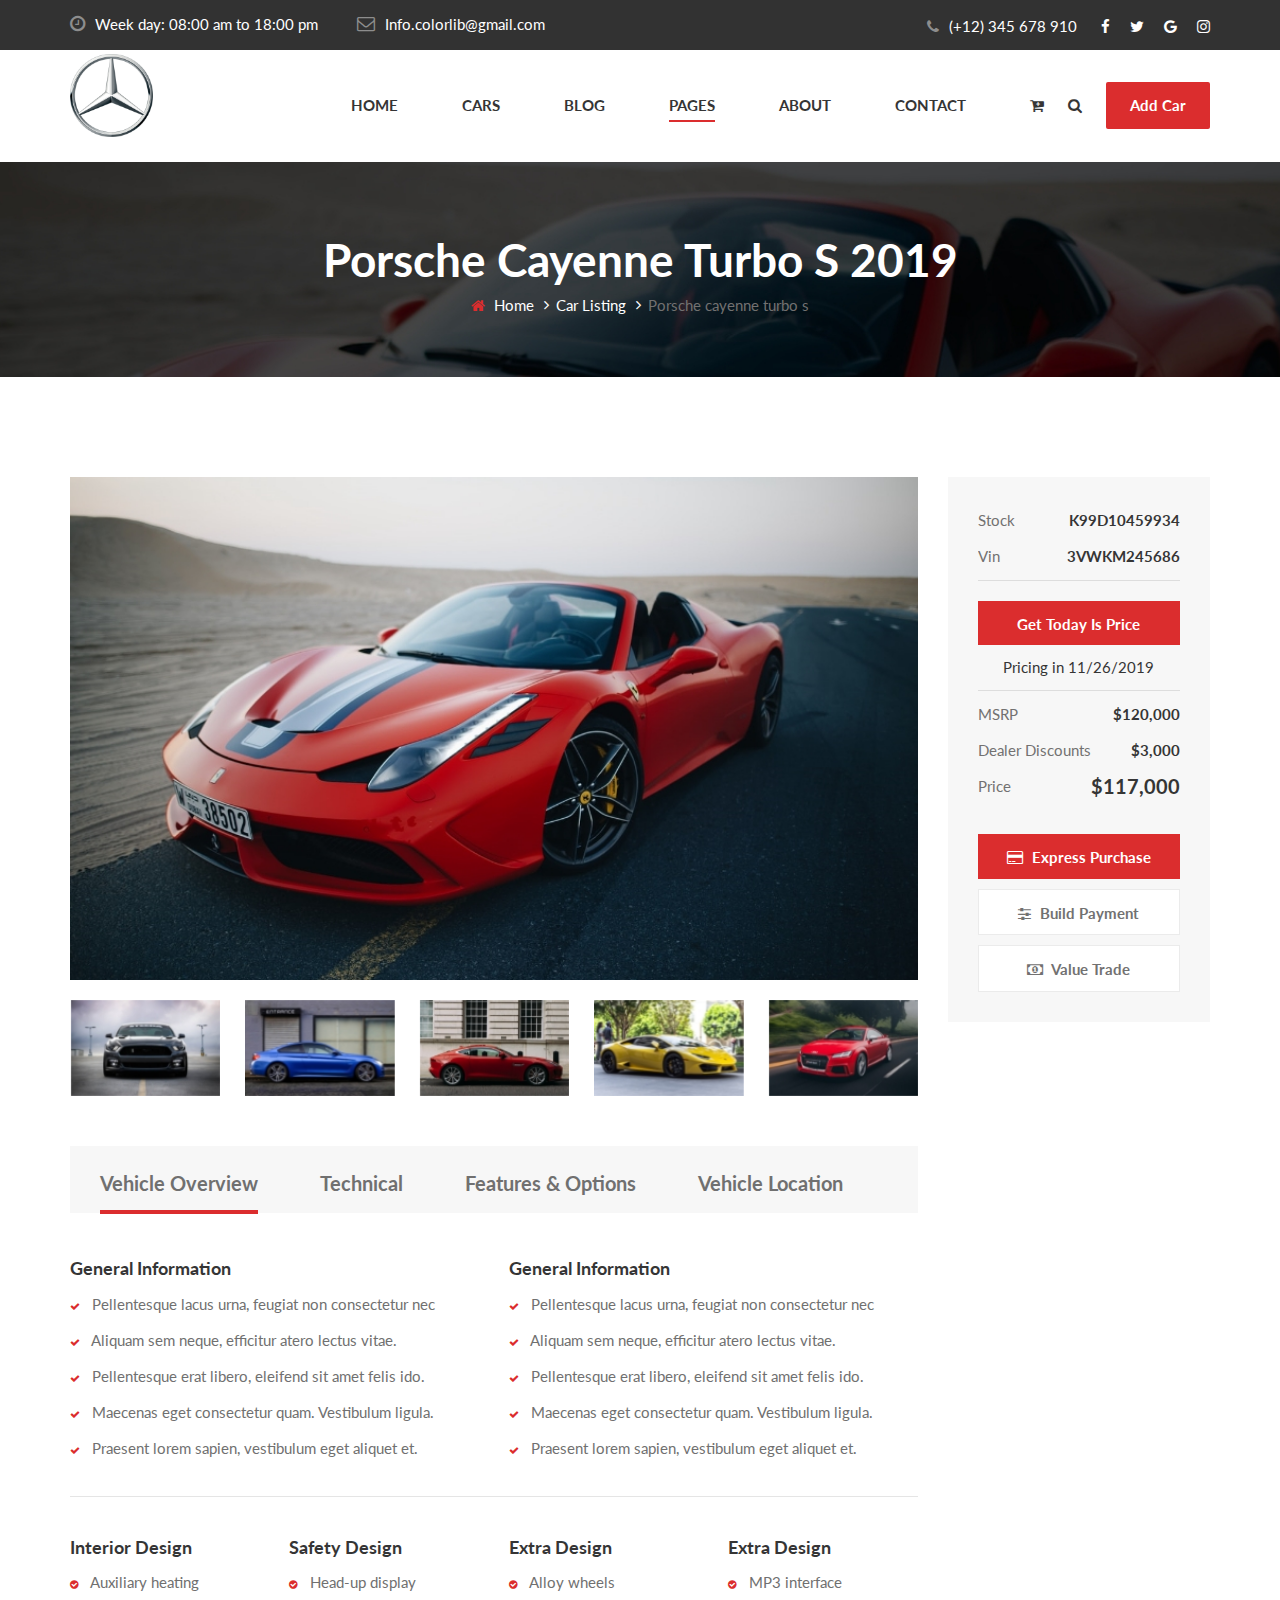
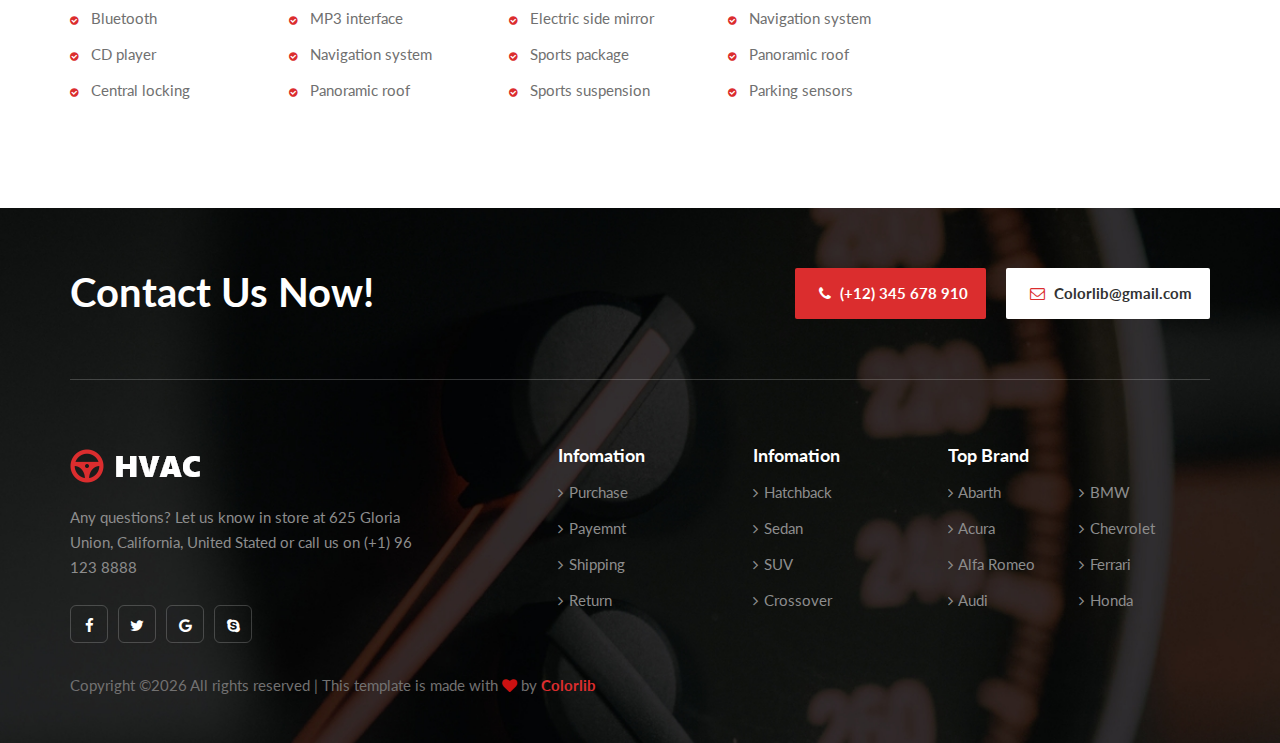
<file: car-details.html>
<!DOCTYPE html>
<html lang="zxx">

<head>
    <meta charset="UTF-8">
    <meta name="description" content="HVAC Template">
    <meta name="keywords" content="HVAC, unica, creative, html">
    <meta name="viewport" content="width=device-width, initial-scale=1.0">
    <meta http-equiv="X-UA-Compatible" content="ie=edge">
    <title>HVAC | Template</title>

    <!-- Google Font -->
    <link href="https://fonts.googleapis.com/css2?family=Lato:wght@300;400;700;900&display=swap" rel="stylesheet">

    <!-- Css Styles -->
    <link rel="stylesheet" href="css/bootstrap.min.css" type="text/css">
    <link rel="stylesheet" href="css/font-awesome.min.css" type="text/css">
    <link rel="stylesheet" href="css/elegant-icons.css" type="text/css">
    <link rel="stylesheet" href="css/nice-select.css" type="text/css">
    <link rel="stylesheet" href="css/magnific-popup.css" type="text/css">
    <link rel="stylesheet" href="css/jquery-ui.min.css" type="text/css">
    <link rel="stylesheet" href="css/owl.carousel.min.css" type="text/css">
    <link rel="stylesheet" href="css/slicknav.min.css" type="text/css">
    <link rel="stylesheet" href="css/style.css" type="text/css">
</head>

<body>
    <!-- Page Preloder -->
    <div id="preloder">
        <div class="loader"></div>
    </div>

    <!-- Offcanvas Menu Begin -->
    <div class="offcanvas-menu-overlay"></div>
    <div class="offcanvas-menu-wrapper">
        <div class="offcanvas__widget">
            <a href="#"><i class="fa fa-cart-plus"></i></a>
            <a href="#" class="search-switch"><i class="fa fa-search"></i></a>
            <a href="#" class="primary-btn">Add Car</a>
        </div>
        <div class="offcanvas__logo">
            <a href="./index.html"><img src="img/logo.png" alt=""></a>
        </div>
        <div id="mobile-menu-wrap"></div>
        <ul class="offcanvas__widget__add">
            <li><i class="fa fa-clock-o"></i> Week day: 08:00 am to 18:00 pm</li>
            <li><i class="fa fa-envelope-o"></i> Info.colorlib@gmail.com</li>
        </ul>
        <div class="offcanvas__phone__num">
            <i class="fa fa-phone"></i>
            <span>(+12) 345 678 910</span>
        </div>
        <div class="offcanvas__social">
            <a href="#"><i class="fa fa-facebook"></i></a>
            <a href="#"><i class="fa fa-twitter"></i></a>
            <a href="#"><i class="fa fa-google"></i></a>
            <a href="#"><i class="fa fa-instagram"></i></a>
        </div>
    </div>
    <!-- Offcanvas Menu End -->

    <!-- Header Section Begin -->
    <header class="header">
        <div class="header__top">
            <div class="container">
                <div class="row">
                    <div class="col-lg-7">
                        <ul class="header__top__widget">
                            <li><i class="fa fa-clock-o"></i> Week day: 08:00 am to 18:00 pm</li>
                            <li><i class="fa fa-envelope-o"></i> Info.colorlib@gmail.com</li>
                        </ul>
                    </div>
                    <div class="col-lg-5">
                        <div class="header__top__right">
                            <div class="header__top__phone">
                                <i class="fa fa-phone"></i>
                                <span>(+12) 345 678 910</span>
                            </div>
                            <div class="header__top__social">
                                <a href="#"><i class="fa fa-facebook"></i></a>
                                <a href="#"><i class="fa fa-twitter"></i></a>
                                <a href="#"><i class="fa fa-google"></i></a>
                                <a href="#"><i class="fa fa-instagram"></i></a>
                            </div>
                        </div>
                    </div>
                </div>
            </div>
        </div>
        <div class="container">
            <div class="row">
                <div class="col-lg-2">
                    <div class="header__logo">
                        <a href="./index.html"><img src="img/logo.png" alt=""></a>
                    </div>
                </div>
                <div class="col-lg-10">
                    <div class="header__nav">
                        <nav class="header__menu">
                            <ul>
                                <li><a href="./index.html">Home</a></li>
                                <li><a href="./car.html">Cars</a></li>
                                <li><a href="./blog.html">Blog</a></li>
                                <li class="active"><a href="#">Pages</a>
                                    <ul class="dropdown">
                                        <li><a href="./about.html">About Us</a></li>
                                        <li><a href="./car-details.html">Car Details</a></li>
                                        <li><a href="./blog-details.html">Blog Details</a></li>
                                    </ul>
                                </li>
                                <li><a href="./about.html">About</a></li>
                                <li><a href="./contact.html">Contact</a></li>
                            </ul>
                        </nav>
                        <div class="header__nav__widget">
                            <div class="header__nav__widget__btn">
                                <a href="#"><i class="fa fa-cart-plus"></i></a>
                                <a href="#" class="search-switch"><i class="fa fa-search"></i></a>
                            </div>
                            <a href="#" class="primary-btn">Add Car</a>
                        </div>
                    </div>
                </div>
            </div>
            <div class="canvas__open">
                <span class="fa fa-bars"></span>
            </div>
        </div>
    </header>
    <!-- Header Section End -->

    <!-- Breadcrumb End -->
    <div class="breadcrumb-option set-bg" data-setbg="img/breadcrumb-bg.jpg">
        <div class="container">
            <div class="row">
                <div class="col-lg-12 text-center">
                    <div class="breadcrumb__text">
                        <h2>Porsche Cayenne Turbo S 2019</h2>
                        <div class="breadcrumb__links">
                            <a href="./index.html"><i class="fa fa-home"></i> Home</a>
                            <a href="#">Car Listing</a>
                            <span>Porsche cayenne turbo s</span>
                        </div>
                    </div>
                </div>
            </div>
        </div>
    </div>
    <!-- Breadcrumb Begin -->

    <!-- Car Details Section Begin -->
    <section class="car-details spad">
        <div class="container">
            <div class="row">
                <div class="col-lg-9">
                    <div class="car__details__pic">
                        <div class="car__details__pic__large">
                            <img class="car-big-img" src="img/cars/details/cd-1.jpg" alt="">
                        </div>
                        <div class="car-thumbs">
                            <div class="car-thumbs-track car__thumb__slider owl-carousel">
                                <div class="ct" data-imgbigurl="img/cars/details/cd-2.jpg"><img
                                        src="img/cars/details/sm-1.jpg" alt=""></div>
                                <div class="ct" data-imgbigurl="img/cars/details/cd-3.jpg"><img
                                        src="img/cars/details/sm-2.jpg" alt=""></div>
                                <div class="ct" data-imgbigurl="img/cars/details/cd-4.jpg"><img
                                        src="img/cars/details/sm-3.jpg" alt=""></div>
                                <div class="ct" data-imgbigurl="img/cars/details/cd-5.jpg"><img
                                        src="img/cars/details/sm-4.jpg" alt=""></div>
                                <div class="ct" data-imgbigurl="img/cars/details/cd-6.jpg"><img
                                        src="img/cars/details/sm-5.jpg" alt=""></div>
                            </div>
                        </div>
                    </div>
                    <div class="car__details__tab">
                        <ul class="nav nav-tabs" role="tablist">
                            <li class="nav-item">
                                <a class="nav-link active" data-toggle="tab" href="#tabs-1" role="tab">Vehicle
                                    Overview</a>
                            </li>
                            <li class="nav-item">
                                <a class="nav-link" data-toggle="tab" href="#tabs-2" role="tab">Technical</a>
                            </li>
                            <li class="nav-item">
                                <a class="nav-link" data-toggle="tab" href="#tabs-3" role="tab">Features & Options</a>
                            </li>
                            <li class="nav-item">
                                <a class="nav-link" data-toggle="tab" href="#tabs-4" role="tab">Vehicle Location</a>
                            </li>
                        </ul>
                        <div class="tab-content">
                            <div class="tab-pane active" id="tabs-1" role="tabpanel">
                                <div class="car__details__tab__info">
                                    <div class="row">
                                        <div class="col-lg-6 col-md-6">
                                            <div class="car__details__tab__info__item">
                                                <h5>General Information</h5>
                                                <ul>
                                                    <li><i class="fa fa-check"></i> Pellentesque lacus urna, feugiat non
                                                        consectetur nec</li>
                                                    <li><i class="fa fa-check"></i> Aliquam sem neque, efficitur atero
                                                        lectus vitae.</li>
                                                    <li><i class="fa fa-check"></i> Pellentesque erat libero, eleifend
                                                        sit amet felis ido.</li>
                                                    <li><i class="fa fa-check"></i> Maecenas eget consectetur quam.
                                                        Vestibulum ligula.</li>
                                                    <li><i class="fa fa-check"></i> Praesent lorem sapien, vestibulum
                                                        eget aliquet et.</li>
                                                </ul>
                                            </div>
                                        </div>
                                        <div class="col-lg-6 col-md-6">
                                            <div class="car__details__tab__info__item">
                                                <h5>General Information</h5>
                                                <ul>
                                                    <li><i class="fa fa-check"></i> Pellentesque lacus urna, feugiat non
                                                        consectetur nec</li>
                                                    <li><i class="fa fa-check"></i> Aliquam sem neque, efficitur atero
                                                        lectus vitae.</li>
                                                    <li><i class="fa fa-check"></i> Pellentesque erat libero, eleifend
                                                        sit amet felis ido.</li>
                                                    <li><i class="fa fa-check"></i> Maecenas eget consectetur quam.
                                                        Vestibulum ligula.</li>
                                                    <li><i class="fa fa-check"></i> Praesent lorem sapien, vestibulum
                                                        eget aliquet et.</li>
                                                </ul>
                                            </div>
                                        </div>
                                    </div>
                                </div>
                                <div class="car__details__tab__feature">
                                    <div class="row">
                                        <div class="col-lg-3 col-md-6 col-sm-6">
                                            <div class="car__details__tab__feature__item">
                                                <h5>Interior Design</h5>
                                                <ul>
                                                    <li><i class="fa fa-check-circle"></i> Auxiliary heating</li>
                                                    <li><i class="fa fa-check-circle"></i> Bluetooth</li>
                                                    <li><i class="fa fa-check-circle"></i> CD player</li>
                                                    <li><i class="fa fa-check-circle"></i> Central locking</li>
                                                </ul>
                                            </div>
                                        </div>
                                        <div class="col-lg-3 col-md-6 col-sm-6">
                                            <div class="car__details__tab__feature__item">
                                                <h5>Safety Design</h5>
                                                <ul>
                                                    <li><i class="fa fa-check-circle"></i> Head-up display</li>
                                                    <li><i class="fa fa-check-circle"></i> MP3 interface</li>
                                                    <li><i class="fa fa-check-circle"></i> Navigation system</li>
                                                    <li><i class="fa fa-check-circle"></i> Panoramic roof</li>
                                                </ul>
                                            </div>
                                        </div>
                                        <div class="col-lg-3 col-md-6 col-sm-6">
                                            <div class="car__details__tab__feature__item">
                                                <h5>Extra Design</h5>
                                                <ul>
                                                    <li><i class="fa fa-check-circle"></i> Alloy wheels</li>
                                                    <li><i class="fa fa-check-circle"></i> Electric side mirror</li>
                                                    <li><i class="fa fa-check-circle"></i> Sports package</li>
                                                    <li><i class="fa fa-check-circle"></i> Sports suspension</li>
                                                </ul>
                                            </div>
                                        </div>
                                        <div class="col-lg-3 col-md-6 col-sm-6">
                                            <div class="car__details__tab__feature__item">
                                                <h5>Extra Design</h5>
                                                <ul>
                                                    <li><i class="fa fa-check-circle"></i> MP3 interface</li>
                                                    <li><i class="fa fa-check-circle"></i> Navigation system</li>
                                                    <li><i class="fa fa-check-circle"></i> Panoramic roof</li>
                                                    <li><i class="fa fa-check-circle"></i> Parking sensors</li>
                                                </ul>
                                            </div>
                                        </div>
                                    </div>
                                </div>
                            </div>
                            <div class="tab-pane" id="tabs-2" role="tabpanel">
                                <div class="car__details__tab__info">
                                    <div class="row">
                                        <div class="col-lg-6 col-md-6">
                                            <div class="car__details__tab__info__item">
                                                <h5>General Information2</h5>
                                                <ul>
                                                    <li><i class="fa fa-check"></i> Pellentesque lacus urna, feugiat non
                                                        consectetur nec</li>
                                                    <li><i class="fa fa-check"></i> Aliquam sem neque, efficitur atero
                                                        lectus vitae.</li>
                                                    <li><i class="fa fa-check"></i> Pellentesque erat libero, eleifend
                                                        sit amet felis ido.</li>
                                                    <li><i class="fa fa-check"></i> Maecenas eget consectetur quam.
                                                        Vestibulum ligula.</li>
                                                    <li><i class="fa fa-check"></i> Praesent lorem sapien, vestibulum
                                                        eget aliquet et.</li>
                                                </ul>
                                            </div>
                                        </div>
                                        <div class="col-lg-6 col-md-6">
                                            <div class="car__details__tab__info__item">
                                                <h5>General Information</h5>
                                                <ul>
                                                    <li><i class="fa fa-check"></i> Pellentesque lacus urna, feugiat non
                                                        consectetur nec</li>
                                                    <li><i class="fa fa-check"></i> Aliquam sem neque, efficitur atero
                                                        lectus vitae.</li>
                                                    <li><i class="fa fa-check"></i> Pellentesque erat libero, eleifend
                                                        sit amet felis ido.</li>
                                                    <li><i class="fa fa-check"></i> Maecenas eget consectetur quam.
                                                        Vestibulum ligula.</li>
                                                    <li><i class="fa fa-check"></i> Praesent lorem sapien, vestibulum
                                                        eget aliquet et.</li>
                                                </ul>
                                            </div>
                                        </div>
                                    </div>
                                </div>
                                <div class="car__details__tab__feature">
                                    <div class="row">
                                        <div class="col-lg-3 col-md-6 col-sm-6">
                                            <div class="car__details__tab__feature__item">
                                                <h5>Interior Design</h5>
                                                <ul>
                                                    <li><i class="fa fa-check-circle"></i> Auxiliary heating</li>
                                                    <li><i class="fa fa-check-circle"></i> Bluetooth</li>
                                                    <li><i class="fa fa-check-circle"></i> CD player</li>
                                                    <li><i class="fa fa-check-circle"></i> Central locking</li>
                                                </ul>
                                            </div>
                                        </div>
                                        <div class="col-lg-3 col-md-6 col-sm-6">
                                            <div class="car__details__tab__feature__item">
                                                <h5>Safety Design</h5>
                                                <ul>
                                                    <li><i class="fa fa-check-circle"></i> Head-up display</li>
                                                    <li><i class="fa fa-check-circle"></i> MP3 interface</li>
                                                    <li><i class="fa fa-check-circle"></i> Navigation system</li>
                                                    <li><i class="fa fa-check-circle"></i> Panoramic roof</li>
                                                </ul>
                                            </div>
                                        </div>
                                        <div class="col-lg-3 col-md-6 col-sm-6">
                                            <div class="car__details__tab__feature__item">
                                                <h5>Extra Design</h5>
                                                <ul>
                                                    <li><i class="fa fa-check-circle"></i> Alloy wheels</li>
                                                    <li><i class="fa fa-check-circle"></i> Electric side mirror</li>
                                                    <li><i class="fa fa-check-circle"></i> Sports package</li>
                                                    <li><i class="fa fa-check-circle"></i> Sports suspension</li>
                                                </ul>
                                            </div>
                                        </div>
                                        <div class="col-lg-3 col-md-6 col-sm-6">
                                            <div class="car__details__tab__feature__item">
                                                <h5>Extra Design</h5>
                                                <ul>
                                                    <li><i class="fa fa-check-circle"></i> MP3 interface</li>
                                                    <li><i class="fa fa-check-circle"></i> Navigation system</li>
                                                    <li><i class="fa fa-check-circle"></i> Panoramic roof</li>
                                                    <li><i class="fa fa-check-circle"></i> Parking sensors</li>
                                                </ul>
                                            </div>
                                        </div>
                                    </div>
                                </div>
                            </div>
                            <div class="tab-pane" id="tabs-3" role="tabpanel">
                                <div class="car__details__tab__info">
                                    <div class="row">
                                        <div class="col-lg-6 col-md-6">
                                            <div class="car__details__tab__info__item">
                                                <h5>General Information3</h5>
                                                <ul>
                                                    <li><i class="fa fa-check"></i> Pellentesque lacus urna, feugiat non
                                                        consectetur nec</li>
                                                    <li><i class="fa fa-check"></i> Aliquam sem neque, efficitur atero
                                                        lectus vitae.</li>
                                                    <li><i class="fa fa-check"></i> Pellentesque erat libero, eleifend
                                                        sit amet felis ido.</li>
                                                    <li><i class="fa fa-check"></i> Maecenas eget consectetur quam.
                                                        Vestibulum ligula.</li>
                                                    <li><i class="fa fa-check"></i> Praesent lorem sapien, vestibulum
                                                        eget aliquet et.</li>
                                                </ul>
                                            </div>
                                        </div>
                                        <div class="col-lg-6 col-md-6">
                                            <div class="car__details__tab__info__item">
                                                <h5>General Information</h5>
                                                <ul>
                                                    <li><i class="fa fa-check"></i> Pellentesque lacus urna, feugiat non
                                                        consectetur nec</li>
                                                    <li><i class="fa fa-check"></i> Aliquam sem neque, efficitur atero
                                                        lectus vitae.</li>
                                                    <li><i class="fa fa-check"></i> Pellentesque erat libero, eleifend
                                                        sit amet felis ido.</li>
                                                    <li><i class="fa fa-check"></i> Maecenas eget consectetur quam.
                                                        Vestibulum ligula.</li>
                                                    <li><i class="fa fa-check"></i> Praesent lorem sapien, vestibulum
                                                        eget aliquet et.</li>
                                                </ul>
                                            </div>
                                        </div>
                                    </div>
                                </div>
                                <div class="car__details__tab__feature">
                                    <div class="row">
                                        <div class="col-lg-3 col-md-6 col-sm-6">
                                            <div class="car__details__tab__feature__item">
                                                <h5>Interior Design</h5>
                                                <ul>
                                                    <li><i class="fa fa-check-circle"></i> Auxiliary heating</li>
                                                    <li><i class="fa fa-check-circle"></i> Bluetooth</li>
                                                    <li><i class="fa fa-check-circle"></i> CD player</li>
                                                    <li><i class="fa fa-check-circle"></i> Central locking</li>
                                                </ul>
                                            </div>
                                        </div>
                                        <div class="col-lg-3 col-md-6 col-sm-6">
                                            <div class="car__details__tab__feature__item">
                                                <h5>Safety Design</h5>
                                                <ul>
                                                    <li><i class="fa fa-check-circle"></i> Head-up display</li>
                                                    <li><i class="fa fa-check-circle"></i> MP3 interface</li>
                                                    <li><i class="fa fa-check-circle"></i> Navigation system</li>
                                                    <li><i class="fa fa-check-circle"></i> Panoramic roof</li>
                                                </ul>
                                            </div>
                                        </div>
                                        <div class="col-lg-3 col-md-6 col-sm-6">
                                            <div class="car__details__tab__feature__item">
                                                <h5>Extra Design</h5>
                                                <ul>
                                                    <li><i class="fa fa-check-circle"></i> Alloy wheels</li>
                                                    <li><i class="fa fa-check-circle"></i> Electric side mirror</li>
                                                    <li><i class="fa fa-check-circle"></i> Sports package</li>
                                                    <li><i class="fa fa-check-circle"></i> Sports suspension</li>
                                                </ul>
                                            </div>
                                        </div>
                                        <div class="col-lg-3 col-md-6 col-sm-6">
                                            <div class="car__details__tab__feature__item">
                                                <h5>Extra Design</h5>
                                                <ul>
                                                    <li><i class="fa fa-check-circle"></i> MP3 interface</li>
                                                    <li><i class="fa fa-check-circle"></i> Navigation system</li>
                                                    <li><i class="fa fa-check-circle"></i> Panoramic roof</li>
                                                    <li><i class="fa fa-check-circle"></i> Parking sensors</li>
                                                </ul>
                                            </div>
                                        </div>
                                    </div>
                                </div>
                            </div>
                            <div class="tab-pane" id="tabs-4" role="tabpanel">
                                <div class="car__details__tab__info">
                                    <div class="row">
                                        <div class="col-lg-6 col-md-6">
                                            <div class="car__details__tab__info__item">
                                                <h5>General Information4</h5>
                                                <ul>
                                                    <li><i class="fa fa-check"></i> Pellentesque lacus urna, feugiat non
                                                        consectetur nec</li>
                                                    <li><i class="fa fa-check"></i> Aliquam sem neque, efficitur atero
                                                        lectus vitae.</li>
                                                    <li><i class="fa fa-check"></i> Pellentesque erat libero, eleifend
                                                        sit amet felis ido.</li>
                                                    <li><i class="fa fa-check"></i> Maecenas eget consectetur quam.
                                                        Vestibulum ligula.</li>
                                                    <li><i class="fa fa-check"></i> Praesent lorem sapien, vestibulum
                                                        eget aliquet et.</li>
                                                </ul>
                                            </div>
                                        </div>
                                        <div class="col-lg-6 col-md-6">
                                            <div class="car__details__tab__info__item">
                                                <h5>General Information</h5>
                                                <ul>
                                                    <li><i class="fa fa-check"></i> Pellentesque lacus urna, feugiat non
                                                        consectetur nec</li>
                                                    <li><i class="fa fa-check"></i> Aliquam sem neque, efficitur atero
                                                        lectus vitae.</li>
                                                    <li><i class="fa fa-check"></i> Pellentesque erat libero, eleifend
                                                        sit amet felis ido.</li>
                                                    <li><i class="fa fa-check"></i> Maecenas eget consectetur quam.
                                                        Vestibulum ligula.</li>
                                                    <li><i class="fa fa-check"></i> Praesent lorem sapien, vestibulum
                                                        eget aliquet et.</li>
                                                </ul>
                                            </div>
                                        </div>
                                    </div>
                                </div>
                                <div class="car__details__tab__feature">
                                    <div class="row">
                                        <div class="col-lg-3 col-md-6 col-sm-6">
                                            <div class="car__details__tab__feature__item">
                                                <h5>Interior Design</h5>
                                                <ul>
                                                    <li><i class="fa fa-check-circle"></i> Auxiliary heating</li>
                                                    <li><i class="fa fa-check-circle"></i> Bluetooth</li>
                                                    <li><i class="fa fa-check-circle"></i> CD player</li>
                                                    <li><i class="fa fa-check-circle"></i> Central locking</li>
                                                </ul>
                                            </div>
                                        </div>
                                        <div class="col-lg-3 col-md-6 col-sm-6">
                                            <div class="car__details__tab__feature__item">
                                                <h5>Safety Design</h5>
                                                <ul>
                                                    <li><i class="fa fa-check-circle"></i> Head-up display</li>
                                                    <li><i class="fa fa-check-circle"></i> MP3 interface</li>
                                                    <li><i class="fa fa-check-circle"></i> Navigation system</li>
                                                    <li><i class="fa fa-check-circle"></i> Panoramic roof</li>
                                                </ul>
                                            </div>
                                        </div>
                                        <div class="col-lg-3 col-md-6 col-sm-6">
                                            <div class="car__details__tab__feature__item">
                                                <h5>Extra Design</h5>
                                                <ul>
                                                    <li><i class="fa fa-check-circle"></i> Alloy wheels</li>
                                                    <li><i class="fa fa-check-circle"></i> Electric side mirror</li>
                                                    <li><i class="fa fa-check-circle"></i> Sports package</li>
                                                    <li><i class="fa fa-check-circle"></i> Sports suspension</li>
                                                </ul>
                                            </div>
                                        </div>
                                        <div class="col-lg-3 col-md-6 col-sm-6">
                                            <div class="car__details__tab__feature__item">
                                                <h5>Extra Design</h5>
                                                <ul>
                                                    <li><i class="fa fa-check-circle"></i> MP3 interface</li>
                                                    <li><i class="fa fa-check-circle"></i> Navigation system</li>
                                                    <li><i class="fa fa-check-circle"></i> Panoramic roof</li>
                                                    <li><i class="fa fa-check-circle"></i> Parking sensors</li>
                                                </ul>
                                            </div>
                                        </div>
                                    </div>
                                </div>
                            </div>
                        </div>
                    </div>
                </div>
                <div class="col-lg-3">
                    <div class="car__details__sidebar">
                        <div class="car__details__sidebar__model">
                            <ul>
                                <li>Stock <span>K99D10459934</span></li>
                                <li>Vin <span>3VWKM245686</span></li>
                            </ul>
                            <a href="#" class="primary-btn">Get Today Is Price</a>
                            <p>Pricing in 11/26/2019</p>
                        </div>
                        <div class="car__details__sidebar__payment">
                            <ul>
                                <li>MSRP <span>$120,000</span></li>
                                <li>Dealer Discounts <span>$3,000</span></li>
                                <li>Price <span>$117,000</span></li>
                            </ul>
                            <a href="#" class="primary-btn"><i class="fa fa-credit-card"></i> Express Purchase</a>
                            <a href="#" class="primary-btn sidebar-btn"><i class="fa fa-sliders"></i> Build Payment</a>
                            <a href="#" class="primary-btn sidebar-btn"><i class="fa fa-money"></i> Value Trade</a>
                        </div>
                    </div>
                </div>
            </div>
        </div>
    </section>
    <!-- Car Details Section End -->

    <!-- Footer Section Begin -->
    <footer class="footer set-bg" data-setbg="img/footer-bg.jpg">
        <div class="container">
            <div class="footer__contact">
                <div class="row">
                    <div class="col-lg-6 col-md-6">
                        <div class="footer__contact__title">
                            <h2>Contact Us Now!</h2>
                        </div>
                    </div>
                    <div class="col-lg-6 col-md-6">
                        <div class="footer__contact__option">
                            <div class="option__item"><i class="fa fa-phone"></i> (+12) 345 678 910</div>
                            <div class="option__item email"><i class="fa fa-envelope-o"></i> Colorlib@gmail.com</div>
                        </div>
                    </div>
                </div>
            </div>
            <div class="row">
                <div class="col-lg-4 col-md-4">
                    <div class="footer__about">
                        <div class="footer__logo">
                            <a href="#"><img src="img/footer-logo.png" alt=""></a>
                        </div>
                        <p>Any questions? Let us know in store at 625 Gloria Union, California, United Stated or call us
                            on (+1) 96 123 8888</p>
                        <div class="footer__social">
                            <a href="#" class="facebook"><i class="fa fa-facebook"></i></a>
                            <a href="#" class="twitter"><i class="fa fa-twitter"></i></a>
                            <a href="#" class="google"><i class="fa fa-google"></i></a>
                            <a href="#" class="skype"><i class="fa fa-skype"></i></a>
                        </div>
                    </div>
                </div>
                <div class="col-lg-2 offset-lg-1 col-md-3">
                    <div class="footer__widget">
                        <h5>Infomation</h5>
                        <ul>
                            <li><a href="#"><i class="fa fa-angle-right"></i> Purchase</a></li>
                            <li><a href="#"><i class="fa fa-angle-right"></i> Payemnt</a></li>
                            <li><a href="#"><i class="fa fa-angle-right"></i> Shipping</a></li>
                            <li><a href="#"><i class="fa fa-angle-right"></i> Return</a></li>
                        </ul>
                    </div>
                </div>
                <div class="col-lg-2 col-md-3">
                    <div class="footer__widget">
                        <h5>Infomation</h5>
                        <ul>
                            <li><a href="#"><i class="fa fa-angle-right"></i> Hatchback</a></li>
                            <li><a href="#"><i class="fa fa-angle-right"></i> Sedan</a></li>
                            <li><a href="#"><i class="fa fa-angle-right"></i> SUV</a></li>
                            <li><a href="#"><i class="fa fa-angle-right"></i> Crossover</a></li>
                        </ul>
                    </div>
                </div>
                <div class="col-lg-3 col-md-6">
                    <div class="footer__brand">
                        <h5>Top Brand</h5>
                        <ul>
                            <li><a href="#"><i class="fa fa-angle-right"></i> Abarth</a></li>
                            <li><a href="#"><i class="fa fa-angle-right"></i> Acura</a></li>
                            <li><a href="#"><i class="fa fa-angle-right"></i> Alfa Romeo</a></li>
                            <li><a href="#"><i class="fa fa-angle-right"></i> Audi</a></li>
                        </ul>
                        <ul>
                            <li><a href="#"><i class="fa fa-angle-right"></i> BMW</a></li>
                            <li><a href="#"><i class="fa fa-angle-right"></i> Chevrolet</a></li>
                            <li><a href="#"><i class="fa fa-angle-right"></i> Ferrari</a></li>
                            <li><a href="#"><i class="fa fa-angle-right"></i> Honda</a></li>
                        </ul>
                    </div>
                </div>
            </div>
            <!-- Link back to Colorlib can't be removed. Template is licensed under CC BY 3.0. -->
            <div class="footer__copyright__text">
                <p>Copyright &copy;<script>document.write(new Date().getFullYear());</script> All rights reserved | This template is made with <i class="fa fa-heart" aria-hidden="true"></i> by <a href="https://colorlib.com" target="_blank">Colorlib</a></p>
            </div>
            <!-- Link back to Colorlib can't be removed. Template is licensed under CC BY 3.0. -->
        </div>
    </footer>
    <!-- Footer Section End -->

    <!-- Search Begin -->
    <div class="search-model">
        <div class="h-100 d-flex align-items-center justify-content-center">
            <div class="search-close-switch">+</div>
            <form class="search-model-form">
                <input type="text" id="search-input" placeholder="Search here.....">
            </form>
        </div>
    </div>
    <!-- Search End -->

    <!-- Js Plugins -->
    <script src="js/jquery-3.3.1.min.js"></script>
    <script src="js/bootstrap.min.js"></script>
    <script src="js/jquery.nice-select.min.js"></script>
    <script src="js/jquery-ui.min.js"></script>
    <script src="js/jquery.magnific-popup.min.js"></script>
    <script src="js/mixitup.min.js"></script>
    <script src="js/jquery.slicknav.js"></script>
    <script src="js/owl.carousel.min.js"></script>
    <script src="js/main.js"></script>
</body>

</html>
</file>
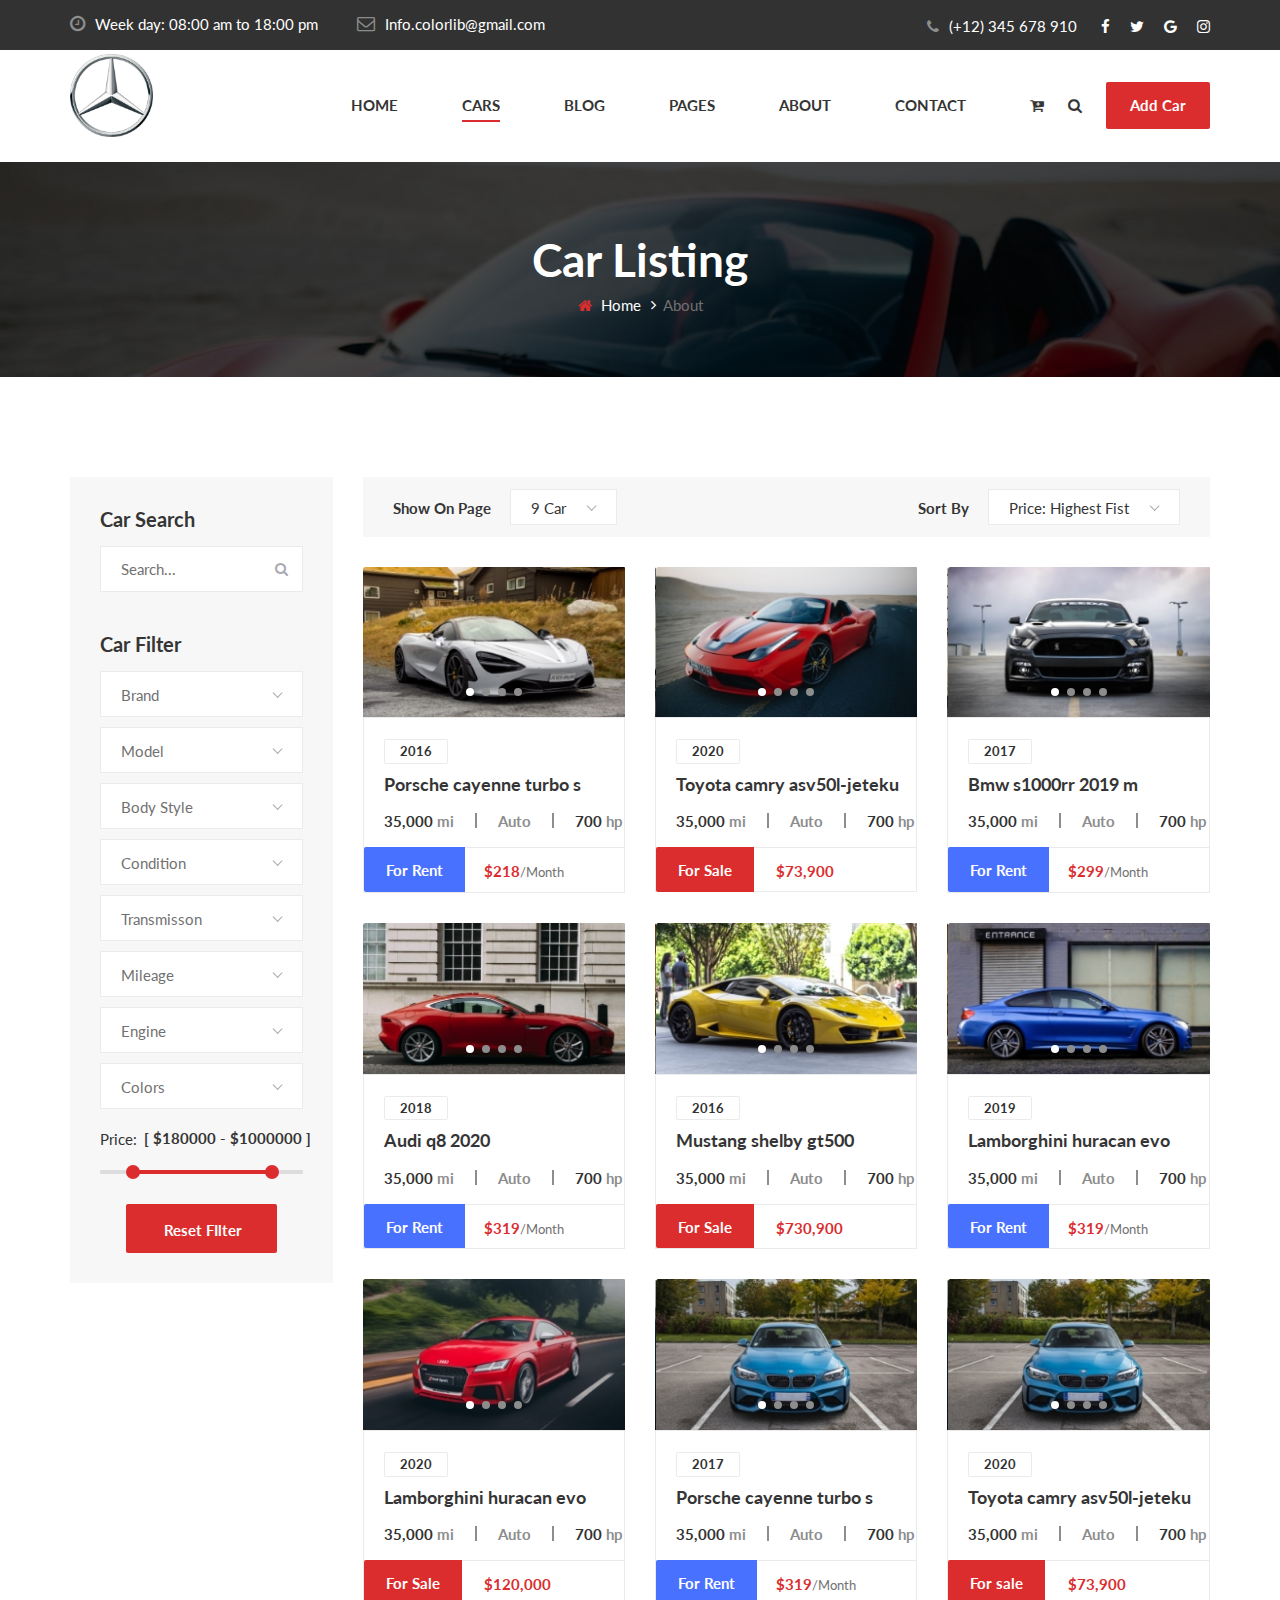
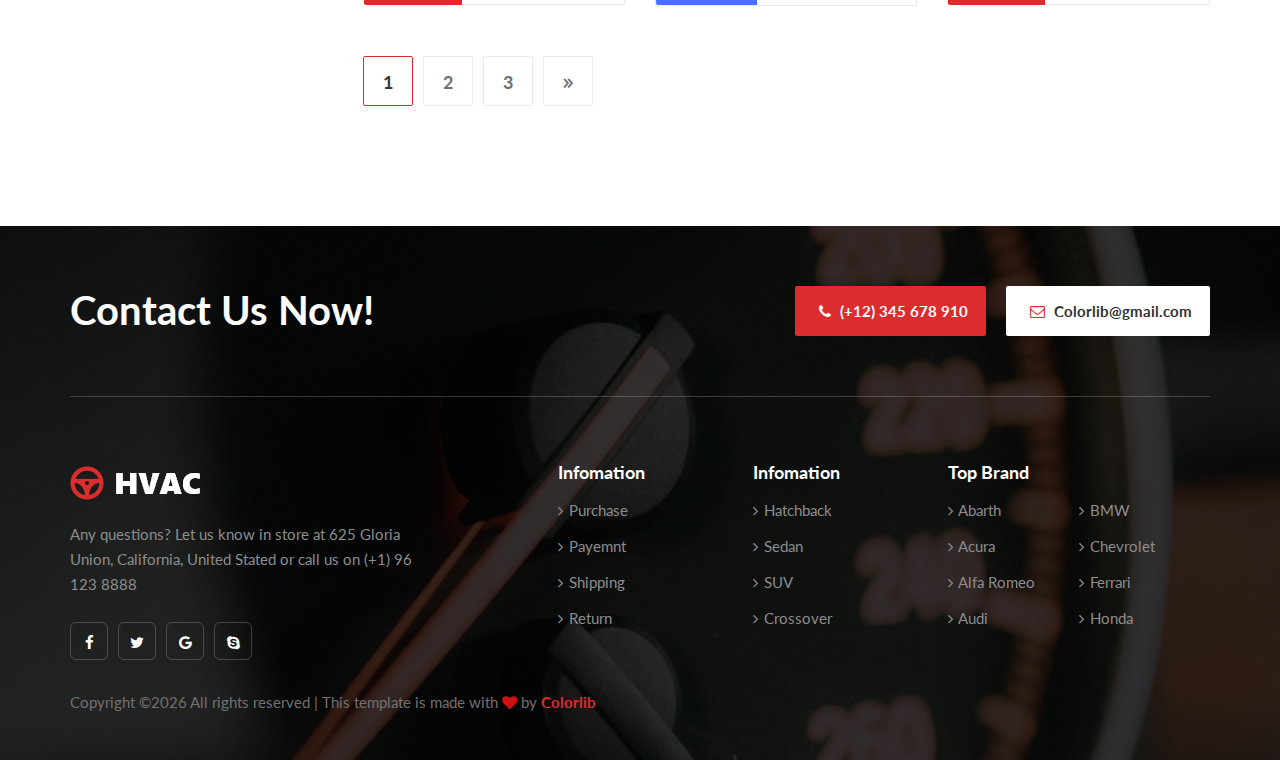
<file: car.html>
<!DOCTYPE html>
<html lang="zxx">

<head>
    <meta charset="UTF-8">
    <meta name="description" content="HVAC Template">
    <meta name="keywords" content="HVAC, unica, creative, html">
    <meta name="viewport" content="width=device-width, initial-scale=1.0">
    <meta http-equiv="X-UA-Compatible" content="ie=edge">
    <title>HVAC | Template</title>

    <!-- Google Font -->
    <link href="https://fonts.googleapis.com/css2?family=Lato:wght@300;400;700;900&display=swap" rel="stylesheet">

    <!-- Css Styles -->
    <link rel="stylesheet" href="css/bootstrap.min.css" type="text/css">
    <link rel="stylesheet" href="css/font-awesome.min.css" type="text/css">
    <link rel="stylesheet" href="css/elegant-icons.css" type="text/css">
    <link rel="stylesheet" href="css/nice-select.css" type="text/css">
    <link rel="stylesheet" href="css/magnific-popup.css" type="text/css">
    <link rel="stylesheet" href="css/jquery-ui.min.css" type="text/css">
    <link rel="stylesheet" href="css/owl.carousel.min.css" type="text/css">
    <link rel="stylesheet" href="css/slicknav.min.css" type="text/css">
    <link rel="stylesheet" href="css/style.css" type="text/css">
</head>

<body>
    <!-- Page Preloder -->
    <div id="preloder">
        <div class="loader"></div>
    </div>

    <!-- Offcanvas Menu Begin -->
    <div class="offcanvas-menu-overlay"></div>
    <div class="offcanvas-menu-wrapper">
        <div class="offcanvas__widget">
            <a href="#"><i class="fa fa-cart-plus"></i></a>
            <a href="#" class="search-switch"><i class="fa fa-search"></i></a>
            <a href="#" class="primary-btn">Add Car</a>
        </div>
        <div class="offcanvas__logo">
            <a href="./index.html"><img src="img/logo.png" alt=""></a>
        </div>
        <div id="mobile-menu-wrap"></div>
        <ul class="offcanvas__widget__add">
            <li><i class="fa fa-clock-o"></i> Week day: 08:00 am to 18:00 pm</li>
            <li><i class="fa fa-envelope-o"></i> Info.colorlib@gmail.com</li>
        </ul>
        <div class="offcanvas__phone__num">
            <i class="fa fa-phone"></i>
            <span>(+12) 345 678 910</span>
        </div>
        <div class="offcanvas__social">
            <a href="#"><i class="fa fa-facebook"></i></a>
            <a href="#"><i class="fa fa-twitter"></i></a>
            <a href="#"><i class="fa fa-google"></i></a>
            <a href="#"><i class="fa fa-instagram"></i></a>
        </div>
    </div>
    <!-- Offcanvas Menu End -->

    <!-- Header Section Begin -->
    <header class="header">
        <div class="header__top">
            <div class="container">
                <div class="row">
                    <div class="col-lg-7">
                        <ul class="header__top__widget">
                            <li><i class="fa fa-clock-o"></i> Week day: 08:00 am to 18:00 pm</li>
                            <li><i class="fa fa-envelope-o"></i> Info.colorlib@gmail.com</li>
                        </ul>
                    </div>
                    <div class="col-lg-5">
                        <div class="header__top__right">
                            <div class="header__top__phone">
                                <i class="fa fa-phone"></i>
                                <span>(+12) 345 678 910</span>
                            </div>
                            <div class="header__top__social">
                                <a href="#"><i class="fa fa-facebook"></i></a>
                                <a href="#"><i class="fa fa-twitter"></i></a>
                                <a href="#"><i class="fa fa-google"></i></a>
                                <a href="#"><i class="fa fa-instagram"></i></a>
                            </div>
                        </div>
                    </div>
                </div>
            </div>
        </div>
        <div class="container">
            <div class="row">
                <div class="col-lg-2">
                    <div class="header__logo">
                        <a href="./index.html"><img src="img/logo.png" alt=""></a>
                    </div>
                </div>
                <div class="col-lg-10">
                    <div class="header__nav">
                        <nav class="header__menu">
                            <ul>
                                <li><a href="./index.html">Home</a></li>
                                <li class="active"><a href="./car.html">Cars</a></li>
                                <li><a href="./blog.html">Blog</a></li>
                                <li><a href="#">Pages</a>
                                    <ul class="dropdown">
                                        <li><a href="./about.html">About Us</a></li>
                                        <li><a href="./car-details.html">Car Details</a></li>
                                        <li><a href="./blog-details.html">Blog Details</a></li>
                                    </ul>
                                </li>
                                <li><a href="./about.html">About</a></li>
                                <li><a href="./contact.html">Contact</a></li>
                            </ul>
                        </nav>
                        <div class="header__nav__widget">
                            <div class="header__nav__widget__btn">
                                <a href="#"><i class="fa fa-cart-plus"></i></a>
                                <a href="#" class="search-switch"><i class="fa fa-search"></i></a>
                            </div>
                            <a href="#" class="primary-btn">Add Car</a>
                        </div>
                    </div>
                </div>
            </div>
            <div class="canvas__open">
                <span class="fa fa-bars"></span>
            </div>
        </div>
    </header>
    <!-- Header Section End -->

    <!-- Breadcrumb End -->
    <div class="breadcrumb-option set-bg" data-setbg="img/breadcrumb-bg.jpg">
        <div class="container">
            <div class="row">
                <div class="col-lg-12 text-center">
                    <div class="breadcrumb__text">
                        <h2>Car Listing</h2>
                        <div class="breadcrumb__links">
                            <a href="./index.html"><i class="fa fa-home"></i> Home</a>
                            <span>About</span>
                        </div>
                    </div>
                </div>
            </div>
        </div>
    </div>
    <!-- Breadcrumb Begin -->

    <!-- Car Section Begin -->
    <section class="car spad">
        <div class="container">
            <div class="row">
                <div class="col-lg-3">
                    <div class="car__sidebar">
                        <div class="car__search">
                            <h5>Car Search</h5>
                            <form action="#">
                                <input type="text" placeholder="Search...">
                                <button type="submit"><i class="fa fa-search"></i></button>
                            </form>
                        </div>
                        <div class="car__filter">
                            <h5>Car Filter</h5>
                            <form action="#">
                                <select>
                                    <option data-display="Brand">Select Brand</option>
                                    <option value="">Acura</option>
                                    <option value="">Audi</option>
                                    <option value="">Bentley</option>
                                    <<option value="">BMW</option>
                                    <option value="">Bugatti</option>
                                </select>
                                <select>
                                    <option data-display="Model">Select Model</option>
                                    <option value="">Q3</option>
                                    <option value="">A4 </option>
                                    <option value="">AVENTADOR</option>
                                </select>
                                <select>
                                    <option value="">Body Style</option>
                                    <option value="">Option 1</option>
                                    <option value="">Option 2</option>
                                </select>
                                <select>
                                    <option value="">Condition</option>
                                    <option value="">First Hand</option>
                                    <option value="">Second Hand</option>
                                </select>
                                <select>
                                    <option value="">Transmisson</option>
                                    <option value="">Bluetooth</option>
                                    <option value="">WiFi</option>
                                </select>
                                <select>
                                    <option value="">Mileage</option>
                                    <option value="">27</option>
                                    <option value="">20</option>
                                    <option value="">15</option>
                                    <option value="">10</option>
                                </select>
                                <select>
                                    <option value="">Engine</option>
                                    <option value="">BS3</option>
                                    <option value="">BS4</option>
                                    <option value="">BS5</option>
                                    <option value="">BS6</option>
                                </select>
                                <select>
                                    <option value="">Colors</option>
                                    <option value="">Red</option>
                                    <option value="">Blue</option>
                                    <option value="">Black</option>
                                    <option value="">Yellow</option>
                                </select>
                                <div class="filter-price">
                                    <p>Price:</p>
                                    <div class="price-range-wrap">
                                        <div class="filter-price-range"></div>
                                        <div class="range-slider">
                                            <div class="price-input">
                                                <input type="text" id="filterAmount">
                                            </div>
                                        </div>
                                    </div>
                                </div>
                                <div class="car__filter__btn">
                                    <button type="submit" class="site-btn">Reset FIlter</button>
                                </div>
                            </form>
                        </div>
                    </div>
                </div>
                <div class="col-lg-9">
                    <div class="car__filter__option">
                        <div class="row">
                            <div class="col-lg-6 col-md-6">
                                <div class="car__filter__option__item">
                                    <h6>Show On Page</h6>
                                    <select>
                                        <option value="">9 Car</option>
                                        <option value="">15 Car</option>
                                        <option value="">20 Car</option>
                                    </select>
                                </div>
                            </div>
                            <div class="col-lg-6 col-md-6">
                                <div class="car__filter__option__item car__filter__option__item--right">
                                    <h6>Sort By</h6>
                                    <select>
                                        <option value="">Price: Highest Fist</option>
                                        <option value="">Price: Lowest Fist</option>
                                    </select>
                                </div>
                            </div>
                        </div>
                    </div>
                    <div class="row">
                        <div class="col-lg-4 col-md-4">
                            <div class="car__item">
                                <div class="car__item__pic__slider owl-carousel">
                                    <img src="img/cars/car-1.jpg" alt="">
                                    <img src="img/cars/car-8.jpg" alt="">
                                    <img src="img/cars/car-6.jpg" alt="">
                                    <img src="img/cars/car-3.jpg" alt="">
                                </div>
                                <div class="car__item__text">
                                    <div class="car__item__text__inner">
                                        <div class="label-date">2016</div>
                                        <h5><a href="#">Porsche cayenne turbo s</a></h5>
                                        <ul>
                                            <li><span>35,000</span> mi</li>
                                            <li>Auto</li>
                                            <li><span>700</span> hp</li>
                                        </ul>
                                    </div>
                                    <div class="car__item__price">
                                        <span class="car-option">For Rent</span>
                                        <h6>$218<span>/Month</span></h6>
                                    </div>
                                </div>
                            </div>
                        </div>
                        <div class="col-lg-4 col-md-4">
                            <div class="car__item">
                                <div class="car__item__pic__slider owl-carousel">
                                    <img src="img/cars/car-2.jpg" alt="">
                                    <img src="img/cars/car-8.jpg" alt="">
                                    <img src="img/cars/car-6.jpg" alt="">
                                    <img src="img/cars/car-4.jpg" alt="">
                                </div>
                                <div class="car__item__text">
                                    <div class="car__item__text__inner">
                                        <div class="label-date">2020</div>
                                        <h5><a href="#">Toyota camry asv50l-jeteku</a></h5>
                                        <ul>
                                            <li><span>35,000</span> mi</li>
                                            <li>Auto</li>
                                            <li><span>700</span> hp</li>
                                        </ul>
                                    </div>
                                    <div class="car__item__price">
                                        <span class="car-option sale">For Sale</span>
                                        <h6>$73,900</h6>
                                    </div>
                                </div>
                            </div>
                        </div>
                        <div class="col-lg-4 col-md-4">
                            <div class="car__item">
                                <div class="car__item__pic__slider owl-carousel">
                                    <img src="img/cars/car-3.jpg" alt="">
                                    <img src="img/cars/car-8.jpg" alt="">
                                    <img src="img/cars/car-6.jpg" alt="">
                                    <img src="img/cars/car-5.jpg" alt="">
                                </div>
                                <div class="car__item__text">
                                    <div class="car__item__text__inner">
                                        <div class="label-date">2017</div>
                                        <h5><a href="#">Bmw s1000rr 2019 m</a></h5>
                                        <ul>
                                            <li><span>35,000</span> mi</li>
                                            <li>Auto</li>
                                            <li><span>700</span> hp</li>
                                        </ul>
                                    </div>
                                    <div class="car__item__price">
                                        <span class="car-option">For Rent</span>
                                        <h6>$299<span>/Month</span></h6>
                                    </div>
                                </div>
                            </div>
                        </div>
                        <div class="col-lg-4 col-md-4">
                            <div class="car__item">
                                <div class="car__item__pic__slider owl-carousel">
                                    <img src="img/cars/car-5.jpg" alt="">
                                    <img src="img/cars/car-8.jpg" alt="">
                                    <img src="img/cars/car-7.jpg" alt="">
                                    <img src="img/cars/car-2.jpg" alt="">
                                </div>
                                <div class="car__item__text">
                                    <div class="car__item__text__inner">
                                        <div class="label-date">2018</div>
                                        <h5><a href="#">Audi q8 2020</a></h5>
                                        <ul>
                                            <li><span>35,000</span> mi</li>
                                            <li>Auto</li>
                                            <li><span>700</span> hp</li>
                                        </ul>
                                    </div>
                                    <div class="car__item__price">
                                        <span class="car-option">For Rent</span>
                                        <h6>$319<span>/Month</span></h6>
                                    </div>
                                </div>
                            </div>
                        </div>
                        <div class="col-lg-4 col-md-4">
                            <div class="car__item">
                                <div class="car__item__pic__slider owl-carousel">
                                    <img src="img/cars/car-6.jpg" alt="">
                                    <img src="img/cars/car-8.jpg" alt="">
                                    <img src="img/cars/car-3.jpg" alt="">
                                    <img src="img/cars/car-1.jpg" alt="">
                                </div>
                                <div class="car__item__text">
                                    <div class="car__item__text__inner">
                                        <div class="label-date">2016</div>
                                        <h5><a href="#">Mustang shelby gt500</a></h5>
                                        <ul>
                                            <li><span>35,000</span> mi</li>
                                            <li>Auto</li>
                                            <li><span>700</span> hp</li>
                                        </ul>
                                    </div>
                                    <div class="car__item__price">
                                        <span class="car-option sale">For Sale</span>
                                        <h6>$730,900</h6>
                                    </div>
                                </div>
                            </div>
                        </div>
                        <div class="col-lg-4 col-md-4">
                            <div class="car__item">
                                <div class="car__item__pic__slider owl-carousel">
                                    <img src="img/cars/car-4.jpg" alt="">
                                    <img src="img/cars/car-8.jpg" alt="">
                                    <img src="img/cars/car-2.jpg" alt="">
                                    <img src="img/cars/car-1.jpg" alt="">
                                </div>
                                <div class="car__item__text">
                                    <div class="car__item__text__inner">
                                        <div class="label-date">2019</div>
                                        <h5><a href="#">Lamborghini huracan evo</a></h5>
                                        <ul>
                                            <li><span>35,000</span> mi</li>
                                            <li>Auto</li>
                                            <li><span>700</span> hp</li>
                                        </ul>
                                    </div>
                                    <div class="car__item__price">
                                        <span class="car-option">For Rent</span>
                                        <h6>$319<span>/Month</span></h6>
                                    </div>
                                </div>
                            </div>
                        </div>
                        <div class="col-lg-4 col-md-4">
                            <div class="car__item">
                                <div class="car__item__pic__slider owl-carousel">
                                    <img src="img/cars/car-7.jpg" alt="">
                                    <img src="img/cars/car-2.jpg" alt="">
                                    <img src="img/cars/car-4.jpg" alt="">
                                    <img src="img/cars/car-1.jpg" alt="">
                                </div>
                                <div class="car__item__text">
                                    <div class="car__item__text__inner">
                                        <div class="label-date">2020</div>
                                        <h5><a href="#">Lamborghini huracan evo</a></h5>
                                        <ul>
                                            <li><span>35,000</span> mi</li>
                                            <li>Auto</li>
                                            <li><span>700</span> hp</li>
                                        </ul>
                                    </div>
                                    <div class="car__item__price">
                                        <span class="car-option sale">For Sale</span>
                                        <h6>$120,000</h6>
                                    </div>
                                </div>
                            </div>
                        </div>
                        <div class="col-lg-4 col-md-4">
                            <div class="car__item">
                                <div class="car__item__pic__slider owl-carousel">
                                    <img src="img/cars/car-8.jpg" alt="">
                                    <img src="img/cars/car-3.jpg" alt="">
                                    <img src="img/cars/car-5.jpg" alt="">
                                    <img src="img/cars/car-2.jpg" alt="">
                                </div>
                                <div class="car__item__text">
                                    <div class="car__item__text__inner">
                                        <div class="label-date">2017</div>
                                        <h5><a href="#">Porsche cayenne turbo s</a></h5>
                                        <ul>
                                            <li><span>35,000</span> mi</li>
                                            <li>Auto</li>
                                            <li><span>700</span> hp</li>
                                        </ul>
                                    </div>
                                    <div class="car__item__price">
                                        <span class="car-option">For Rent</span>
                                        <h6>$319<span>/Month</span></h6>
                                    </div>
                                </div>
                            </div>
                        </div>
                        <div class="col-lg-4 col-md-4">
                            <div class="car__item">
                                <div class="car__item__pic__slider owl-carousel">
                                    <img src="img/cars/car-8.jpg" alt="">
                                    <img src="img/cars/car-3.jpg" alt="">
                                    <img src="img/cars/car-5.jpg" alt="">
                                    <img src="img/cars/car-2.jpg" alt="">
                                </div>
                                <div class="car__item__text">
                                    <div class="car__item__text__inner">
                                        <div class="label-date">2020</div>
                                        <h5><a href="#">Toyota camry asv50l-jeteku</a></h5>
                                        <ul>
                                            <li><span>35,000</span> mi</li>
                                            <li>Auto</li>
                                            <li><span>700</span> hp</li>
                                        </ul>
                                    </div>
                                    <div class="car__item__price">
                                        <span class="car-option sale">For sale</span>
                                        <h6>$73,900</h6>
                                    </div>
                                </div>
                            </div>
                        </div>
                    </div>
                    <div class="pagination__option">
                        <a href="#" class="active">1</a>
                        <a href="#">2</a>
                        <a href="#">3</a>
                        <a href="#"><span class="arrow_carrot-2right"></span></a>
                    </div>
                </div>
            </div>
        </div>
    </section>
    <!-- Car Section End -->

    <!-- Footer Section Begin -->
    <footer class="footer set-bg" data-setbg="img/footer-bg.jpg">
        <div class="container">
            <div class="footer__contact">
                <div class="row">
                    <div class="col-lg-6 col-md-6">
                        <div class="footer__contact__title">
                            <h2>Contact Us Now!</h2>
                        </div>
                    </div>
                    <div class="col-lg-6 col-md-6">
                        <div class="footer__contact__option">
                            <div class="option__item"><i class="fa fa-phone"></i> (+12) 345 678 910</div>
                            <div class="option__item email"><i class="fa fa-envelope-o"></i> Colorlib@gmail.com</div>
                        </div>
                    </div>
                </div>
            </div>
            <div class="row">
                <div class="col-lg-4 col-md-4">
                    <div class="footer__about">
                        <div class="footer__logo">
                            <a href="#"><img src="img/footer-logo.png" alt=""></a>
                        </div>
                        <p>Any questions? Let us know in store at 625 Gloria Union, California, United Stated or call us
                            on (+1) 96 123 8888</p>
                        <div class="footer__social">
                            <a href="#" class="facebook"><i class="fa fa-facebook"></i></a>
                            <a href="#" class="twitter"><i class="fa fa-twitter"></i></a>
                            <a href="#" class="google"><i class="fa fa-google"></i></a>
                            <a href="#" class="skype"><i class="fa fa-skype"></i></a>
                        </div>
                    </div>
                </div>
                <div class="col-lg-2 offset-lg-1 col-md-3">
                    <div class="footer__widget">
                        <h5>Infomation</h5>
                        <ul>
                            <li><a href="#"><i class="fa fa-angle-right"></i> Purchase</a></li>
                            <li><a href="#"><i class="fa fa-angle-right"></i> Payemnt</a></li>
                            <li><a href="#"><i class="fa fa-angle-right"></i> Shipping</a></li>
                            <li><a href="#"><i class="fa fa-angle-right"></i> Return</a></li>
                        </ul>
                    </div>
                </div>
                <div class="col-lg-2 col-md-3">
                    <div class="footer__widget">
                        <h5>Infomation</h5>
                        <ul>
                            <li><a href="#"><i class="fa fa-angle-right"></i> Hatchback</a></li>
                            <li><a href="#"><i class="fa fa-angle-right"></i> Sedan</a></li>
                            <li><a href="#"><i class="fa fa-angle-right"></i> SUV</a></li>
                            <li><a href="#"><i class="fa fa-angle-right"></i> Crossover</a></li>
                        </ul>
                    </div>
                </div>
                <div class="col-lg-3 col-md-6">
                    <div class="footer__brand">
                        <h5>Top Brand</h5>
                        <ul>
                            <li><a href="#"><i class="fa fa-angle-right"></i> Abarth</a></li>
                            <li><a href="#"><i class="fa fa-angle-right"></i> Acura</a></li>
                            <li><a href="#"><i class="fa fa-angle-right"></i> Alfa Romeo</a></li>
                            <li><a href="#"><i class="fa fa-angle-right"></i> Audi</a></li>
                        </ul>
                        <ul>
                            <li><a href="#"><i class="fa fa-angle-right"></i> BMW</a></li>
                            <li><a href="#"><i class="fa fa-angle-right"></i> Chevrolet</a></li>
                            <li><a href="#"><i class="fa fa-angle-right"></i> Ferrari</a></li>
                            <li><a href="#"><i class="fa fa-angle-right"></i> Honda</a></li>
                        </ul>
                    </div>
                </div>
            </div>
            <!-- Link back to Colorlib can't be removed. Template is licensed under CC BY 3.0. -->
            <div class="footer__copyright__text">
                <p>Copyright &copy;<script>document.write(new Date().getFullYear());</script> All rights reserved | This template is made with <i class="fa fa-heart" aria-hidden="true"></i> by <a href="https://colorlib.com" target="_blank">Colorlib</a></p>
            </div>
            <!-- Link back to Colorlib can't be removed. Template is licensed under CC BY 3.0. -->
        </div>
    </footer>
    <!-- Footer Section End -->

    <!-- Search Begin -->
    <div class="search-model">
        <div class="h-100 d-flex align-items-center justify-content-center">
            <div class="search-close-switch">+</div>
            <form class="search-model-form">
                <input type="text" id="search-input" placeholder="Search here.....">
            </form>
        </div>
    </div>
    <!-- Search End -->

    <!-- Js Plugins -->
    <script src="js/jquery-3.3.1.min.js"></script>
    <script src="js/bootstrap.min.js"></script>
    <script src="js/jquery.nice-select.min.js"></script>
    <script src="js/jquery-ui.min.js"></script>
    <script src="js/jquery.magnific-popup.min.js"></script>
    <script src="js/mixitup.min.js"></script>
    <script src="js/jquery.slicknav.js"></script>
    <script src="js/owl.carousel.min.js"></script>
    <script src="js/main.js"></script>
</body>

</html>
</file>
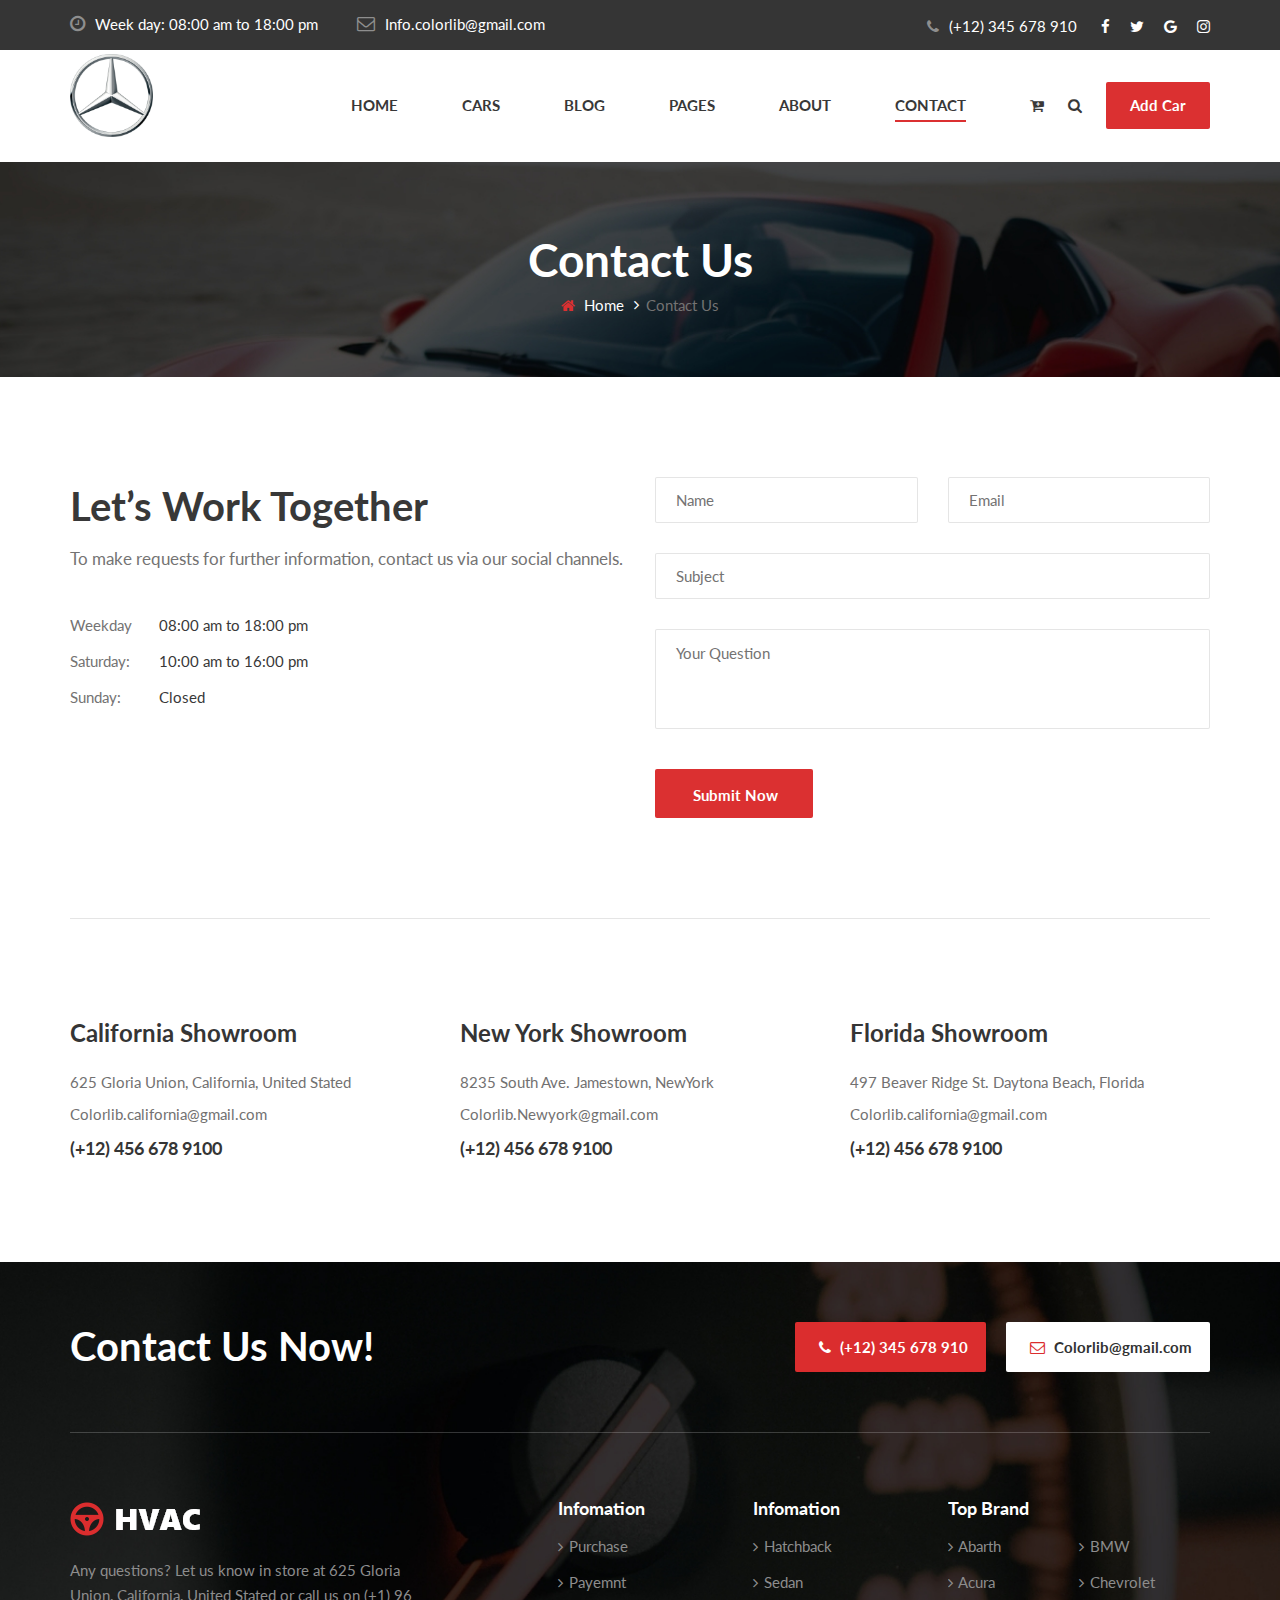
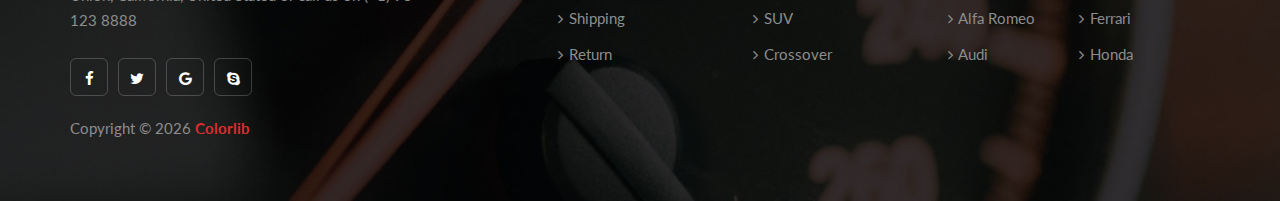
<file: contact.html>
<!DOCTYPE html>
<html lang="zxx">

<head>
    <meta charset="UTF-8">
    <meta name="description" content="HVAC Template">
    <meta name="keywords" content="HVAC, unica, creative, html">
    <meta name="viewport" content="width=device-width, initial-scale=1.0">
    <meta http-equiv="X-UA-Compatible" content="ie=edge">
    <title>HVAC | Template</title>

    <!-- Google Font -->
    <link href="https://fonts.googleapis.com/css2?family=Lato:wght@300;400;700;900&display=swap" rel="stylesheet">

    <!-- Css Styles -->
    <link rel="stylesheet" href="css/bootstrap.min.css" type="text/css">
    <link rel="stylesheet" href="css/font-awesome.min.css" type="text/css">
    <link rel="stylesheet" href="css/elegant-icons.css" type="text/css">
    <link rel="stylesheet" href="css/nice-select.css" type="text/css">
    <link rel="stylesheet" href="css/magnific-popup.css" type="text/css">
    <link rel="stylesheet" href="css/jquery-ui.min.css" type="text/css">
    <link rel="stylesheet" href="css/owl.carousel.min.css" type="text/css">
    <link rel="stylesheet" href="css/slicknav.min.css" type="text/css">
    <link rel="stylesheet" href="css/style.css" type="text/css">
</head>

<body>
    <!-- Page Preloder -->
    <div id="preloder">
        <div class="loader"></div>
    </div>

    <!-- Offcanvas Menu Begin -->
    <div class="offcanvas-menu-overlay"></div>
    <div class="offcanvas-menu-wrapper">
        <div class="offcanvas__widget">
            <a href="#"><i class="fa fa-cart-plus"></i></a>
            <a href="#" class="search-switch"><i class="fa fa-search"></i></a>
            <a href="#" class="primary-btn">Add Car</a>
        </div>
        <div class="offcanvas__logo">
            <a href="./index.html"><img src="img/logo.png" alt=""></a>
        </div>
        <nav class="offcanvas__menu mobile-menu">
            <ul>
                <li class="active"><a href="./index.html">Home</a></li>
                <li><a href="./car.html">Cars</a></li>
                <li><a href="./blog.html">Blog</a></li>
                <li><a href="#">Pages</a>
                    <ul class="dropdown">
                        <li><a href="./about.html">About Us</a></li>
                        <li><a href="./car-details.html">Car Details</a></li>
                        <li><a href="./blog-details.html">Blog Details</a></li>
                    </ul>
                </li>
                <li><a href="./about.html">About</a></li>
                <li><a href="./contact.html">Contact</a></li>
            </ul>
        </nav>
        <div id="mobile-menu-wrap"></div>
        <ul class="offcanvas__widget__add">
            <li><i class="fa fa-clock-o"></i> Week day: 08:00 am to 18:00 pm</li>
            <li><i class="fa fa-envelope-o"></i> Info.colorlib@gmail.com</li>
        </ul>
        <div class="offcanvas__phone__num">
            <i class="fa fa-phone"></i>
            <span>(+12) 345 678 910</span>
        </div>
        <div class="offcanvas__social">
            <a href="#"><i class="fa fa-facebook"></i></a>
            <a href="#"><i class="fa fa-twitter"></i></a>
            <a href="#"><i class="fa fa-google"></i></a>
            <a href="#"><i class="fa fa-instagram"></i></a>
        </div>
    </div>
    <!-- Offcanvas Menu End -->

    <!-- Header Section Begin -->
    <header class="header">
        <div class="header__top">
            <div class="container">
                <div class="row">
                    <div class="col-lg-7">
                        <ul class="header__top__widget">
                            <li><i class="fa fa-clock-o"></i> Week day: 08:00 am to 18:00 pm</li>
                            <li><i class="fa fa-envelope-o"></i> Info.colorlib@gmail.com</li>
                        </ul>
                    </div>
                    <div class="col-lg-5">
                        <div class="header__top__right">
                            <div class="header__top__phone">
                                <i class="fa fa-phone"></i>
                                <span>(+12) 345 678 910</span>
                            </div>
                            <div class="header__top__social">
                                <a href="#"><i class="fa fa-facebook"></i></a>
                                <a href="#"><i class="fa fa-twitter"></i></a>
                                <a href="#"><i class="fa fa-google"></i></a>
                                <a href="#"><i class="fa fa-instagram"></i></a>
                            </div>
                        </div>
                    </div>
                </div>
            </div>
        </div>
        <div class="container">
            <div class="row">
                <div class="col-lg-2">
                    <div class="header__logo">
                        <a href="./index.html"><img src="img/logo.png" alt=""></a>
                    </div>
                </div>
                <div class="col-lg-10">
                    <div class="header__nav">
                        <nav class="header__menu">
                            <ul>
                                <li><a href="./index.html">Home</a></li>
                                <li><a href="./car.html">Cars</a></li>
                                <li><a href="./blog.html">Blog</a></li>
                                <li><a href="#">Pages</a>
                                    <ul class="dropdown">
                                        <li><a href="./about.html">About Us</a></li>
                                        <li><a href="./car-details.html">Car Details</a></li>
                                        <li><a href="./blog-details.html">Blog Details</a></li>
                                    </ul>
                                </li>
                                <li><a href="./about.html">About</a></li>
                                <li class="active"><a href="./contact.html">Contact</a></li>
                            </ul>
                        </nav>
                        <div class="header__nav__widget">
                            <div class="header__nav__widget__btn">
                                <a href="#"><i class="fa fa-cart-plus"></i></a>
                                <a href="#" class="search-switch"><i class="fa fa-search"></i></a>
                            </div>
                            <a href="#" class="primary-btn">Add Car</a>
                        </div>
                    </div>
                </div>
            </div>
            <div class="canvas__open">
                <span class="fa fa-bars"></span>
            </div>
        </div>
    </header>
    <!-- Header Section End -->

    <!-- Breadcrumb End -->
    <div class="breadcrumb-option set-bg" data-setbg="img/breadcrumb-bg.jpg">
        <div class="container">
            <div class="row">
                <div class="col-lg-12 text-center">
                    <div class="breadcrumb__text">
                        <h2>Contact Us</h2>
                        <div class="breadcrumb__links">
                            <a href="./index.html"><i class="fa fa-home"></i> Home</a>
                            <span>Contact Us</span>
                        </div>
                    </div>
                </div>
            </div>
        </div>
    </div>
    <!-- Breadcrumb Begin -->

    <!-- Contact Section Begin -->
    <section class="contact spad">
        <div class="container">
            <div class="row">
                <div class="col-lg-6 col-md-6">
                    <div class="contact__text">
                        <div class="section-title">
                            <h2>Let’s Work Together</h2>
                            <p>To make requests for further information, contact us via our social channels.</p>
                        </div>
                        <ul>
                            <li><span>Weekday</span> 08:00 am to 18:00 pm</li>
                            <li><span>Saturday:</span> 10:00 am to 16:00 pm</li>
                            <li><span>Sunday:</span> Closed</li>
                        </ul>
                    </div>
                </div>
                <div class="col-lg-6 col-md-6">
                    <div class="contact__form">
                        <form action="#">
                            <div class="row">
                                <div class="col-lg-6">
                                    <input type="text" placeholder="Name">
                                </div>
                                <div class="col-lg-6">
                                    <input type="text" placeholder="Email">
                                </div>
                            </div>
                            <input type="text" placeholder="Subject">
                            <textarea placeholder="Your Question"></textarea>
                            <button type="submit" class="site-btn">Submit Now</button>
                        </form>
                    </div>
                </div>
            </div>
        </div>
    </section>
    <!-- Contact Section End -->

    <!-- Contact Address Begin -->
    <div class="contact-address">
        <div class="container">
            <div class="contact__address__text">
                <div class="row">
                    <div class="col-lg-4 col-md-6 col-sm-6">
                        <div class="contact__address__item">
                            <h4>California Showroom</h4>
                            <p>625 Gloria Union, California, United Stated Colorlib.california@gmail.com</p>
                            <span>(+12) 456 678 9100</span>
                        </div>
                    </div>
                    <div class="col-lg-4 col-md-6 col-sm-6">
                        <div class="contact__address__item">
                            <h4>New York Showroom</h4>
                            <p>8235 South Ave. Jamestown, NewYork Colorlib.Newyork@gmail.com</p>
                            <span>(+12) 456 678 9100</span>
                        </div>
                    </div>
                    <div class="col-lg-4 col-md-6 col-sm-6">
                        <div class="contact__address__item">
                            <h4>Florida Showroom</h4>
                            <p>497 Beaver Ridge St. Daytona Beach, Florida Colorlib.california@gmail.com</p>
                            <span>(+12) 456 678 9100</span>
                        </div>
                    </div>
                </div>
            </div>
        </div>
    </div>
    <!-- Contact Address End -->

    <!-- Footer Section Begin -->
    <footer class="footer set-bg" data-setbg="img/footer-bg.jpg">
        <div class="container">
            <div class="footer__contact">
                <div class="row">
                    <div class="col-lg-6 col-md-6">
                        <div class="footer__contact__title">
                            <h2>Contact Us Now!</h2>
                        </div>
                    </div>
                    <div class="col-lg-6 col-md-6">
                        <div class="footer__contact__option">
                            <div class="option__item"><i class="fa fa-phone"></i> (+12) 345 678 910</div>
                            <div class="option__item email"><i class="fa fa-envelope-o"></i> Colorlib@gmail.com</div>
                        </div>
                    </div>
                </div>
            </div>
            <div class="row">
                <div class="col-lg-4 col-md-4">
                    <div class="footer__about">
                        <div class="footer__logo">
                            <a href="#"><img src="img/footer-logo.png" alt=""></a>
                        </div>
                        <p>Any questions? Let us know in store at 625 Gloria Union, California, United Stated or call us
                            on (+1) 96 123 8888</p>
                        <div class="footer__social">
                            <a href="#" class="facebook"><i class="fa fa-facebook"></i></a>
                            <a href="#" class="twitter"><i class="fa fa-twitter"></i></a>
                            <a href="#" class="google"><i class="fa fa-google"></i></a>
                            <a href="#" class="skype"><i class="fa fa-skype"></i></a>
                        </div>
                        <p class="footer__copyright__text">Copyright &copy; <script>
                                document.write(new Date().getFullYear());
                            </script> <a href="#">Colorlib</a></p>
                    </div>
                </div>
                <div class="col-lg-2 offset-lg-1 col-md-3">
                    <div class="footer__widget">
                        <h5>Infomation</h5>
                        <ul>
                            <li><a href="#"><i class="fa fa-angle-right"></i> Purchase</a></li>
                            <li><a href="#"><i class="fa fa-angle-right"></i> Payemnt</a></li>
                            <li><a href="#"><i class="fa fa-angle-right"></i> Shipping</a></li>
                            <li><a href="#"><i class="fa fa-angle-right"></i> Return</a></li>
                        </ul>
                    </div>
                </div>
                <div class="col-lg-2 col-md-3">
                    <div class="footer__widget">
                        <h5>Infomation</h5>
                        <ul>
                            <li><a href="#"><i class="fa fa-angle-right"></i> Hatchback</a></li>
                            <li><a href="#"><i class="fa fa-angle-right"></i> Sedan</a></li>
                            <li><a href="#"><i class="fa fa-angle-right"></i> SUV</a></li>
                            <li><a href="#"><i class="fa fa-angle-right"></i> Crossover</a></li>
                        </ul>
                    </div>
                </div>
                <div class="col-lg-3 col-md-6">
                    <div class="footer__brand">
                        <h5>Top Brand</h5>
                        <ul>
                            <li><a href="#"><i class="fa fa-angle-right"></i> Abarth</a></li>
                            <li><a href="#"><i class="fa fa-angle-right"></i> Acura</a></li>
                            <li><a href="#"><i class="fa fa-angle-right"></i> Alfa Romeo</a></li>
                            <li><a href="#"><i class="fa fa-angle-right"></i> Audi</a></li>
                        </ul>
                        <ul>
                            <li><a href="#"><i class="fa fa-angle-right"></i> BMW</a></li>
                            <li><a href="#"><i class="fa fa-angle-right"></i> Chevrolet</a></li>
                            <li><a href="#"><i class="fa fa-angle-right"></i> Ferrari</a></li>
                            <li><a href="#"><i class="fa fa-angle-right"></i> Honda</a></li>
                        </ul>
                    </div>
                </div>
            </div>
        </div>
    </footer>
    <!-- Footer Section End -->

    <!-- Search Begin -->
    <div class="search-model">
        <div class="h-100 d-flex align-items-center justify-content-center">
            <div class="search-close-switch">+</div>
            <form class="search-model-form">
                <input type="text" id="search-input" placeholder="Search here.....">
            </form>
        </div>
    </div>
    <!-- Search End -->

    <!-- Js Plugins -->
    <script src="js/jquery-3.3.1.min.js"></script>
    <script src="js/bootstrap.min.js"></script>
    <script src="js/jquery.nice-select.min.js"></script>
    <script src="js/jquery-ui.min.js"></script>
    <script src="js/jquery.magnific-popup.min.js"></script>
    <script src="js/mixitup.min.js"></script>
    <script src="js/jquery.slicknav.js"></script>
    <script src="js/owl.carousel.min.js"></script>
    <script src="js/main.js"></script>
</body>

</html>
</file>
<file: css/elegant-icons.css>
@font-face {
	font-family: 'ElegantIcons';
	src:url('../fonts/ElegantIcons.eot');
	src:url('../fonts/ElegantIcons.eot?#iefix') format('embedded-opentype'),
		url('../fonts/ElegantIcons.woff') format('woff'),
		url('../fonts/ElegantIcons.ttf') format('truetype'),
		url('../fonts/ElegantIcons.svg#ElegantIcons') format('svg');
	font-weight: normal;
	font-style: normal;
}

/* Use the following CSS code if you want to use data attributes for inserting your icons */
[data-icon]:before {
	font-family: 'ElegantIcons';
	content: attr(data-icon);
	speak: none;
	font-weight: normal;
	font-variant: normal;
	text-transform: none;
	line-height: 1;
	-webkit-font-smoothing: antialiased;
	-moz-osx-font-smoothing: grayscale;
}

/* Use the following CSS code if you want to have a class per icon */
/*
Instead of a list of all class selectors,
you can use the generic selector below, but it's slower:
[class*="your-class-prefix"] {
*/
.arrow_up, .arrow_down, .arrow_left, .arrow_right, .arrow_left-up, .arrow_right-up, .arrow_right-down, .arrow_left-down, .arrow-up-down, .arrow_up-down_alt, .arrow_left-right_alt, .arrow_left-right, .arrow_expand_alt2, .arrow_expand_alt, .arrow_condense, .arrow_expand, .arrow_move, .arrow_carrot-up, .arrow_carrot-down, .arrow_carrot-left, .arrow_carrot-right, .arrow_carrot-2up, .arrow_carrot-2down, .arrow_carrot-2left, .arrow_carrot-2right, .arrow_carrot-up_alt2, .arrow_carrot-down_alt2, .arrow_carrot-left_alt2, .arrow_carrot-right_alt2, .arrow_carrot-2up_alt2, .arrow_carrot-2down_alt2, .arrow_carrot-2left_alt2, .arrow_carrot-2right_alt2, .arrow_triangle-up, .arrow_triangle-down, .arrow_triangle-left, .arrow_triangle-right, .arrow_triangle-up_alt2, .arrow_triangle-down_alt2, .arrow_triangle-left_alt2, .arrow_triangle-right_alt2, .arrow_back, .icon_minus-06, .icon_plus, .icon_close, .icon_check, .icon_minus_alt2, .icon_plus_alt2, .icon_close_alt2, .icon_check_alt2, .icon_zoom-out_alt, .icon_zoom-in_alt, .icon_search, .icon_box-empty, .icon_box-selected, .icon_minus-box, .icon_plus-box, .icon_box-checked, .icon_circle-empty, .icon_circle-slelected, .icon_stop_alt2, .icon_stop, .icon_pause_alt2, .icon_pause, .icon_menu, .icon_menu-square_alt2, .icon_menu-circle_alt2, .icon_ul, .icon_ol, .icon_adjust-horiz, .icon_adjust-vert, .icon_document_alt, .icon_documents_alt, .icon_pencil, .icon_pencil-edit_alt, .icon_pencil-edit, .icon_folder-alt, .icon_folder-open_alt, .icon_folder-add_alt, .icon_info_alt, .icon_error-oct_alt, .icon_error-circle_alt, .icon_error-triangle_alt, .icon_question_alt2, .icon_question, .icon_comment_alt, .icon_chat_alt, .icon_vol-mute_alt, .icon_volume-low_alt, .icon_volume-high_alt, .icon_quotations, .icon_quotations_alt2, .icon_clock_alt, .icon_lock_alt, .icon_lock-open_alt, .icon_key_alt, .icon_cloud_alt, .icon_cloud-upload_alt, .icon_cloud-download_alt, .icon_image, .icon_images, .icon_lightbulb_alt, .icon_gift_alt, .icon_house_alt, .icon_genius, .icon_mobile, .icon_tablet, .icon_laptop, .icon_desktop, .icon_camera_alt, .icon_mail_alt, .icon_cone_alt, .icon_ribbon_alt, .icon_bag_alt, .icon_creditcard, .icon_cart_alt, .icon_paperclip, .icon_tag_alt, .icon_tags_alt, .icon_trash_alt, .icon_cursor_alt, .icon_mic_alt, .icon_compass_alt, .icon_pin_alt, .icon_pushpin_alt, .icon_map_alt, .icon_drawer_alt, .icon_toolbox_alt, .icon_book_alt, .icon_calendar, .icon_film, .icon_table, .icon_contacts_alt, .icon_headphones, .icon_lifesaver, .icon_piechart, .icon_refresh, .icon_link_alt, .icon_link, .icon_loading, .icon_blocked, .icon_archive_alt, .icon_heart_alt, .icon_star_alt, .icon_star-half_alt, .icon_star, .icon_star-half, .icon_tools, .icon_tool, .icon_cog, .icon_cogs, .arrow_up_alt, .arrow_down_alt, .arrow_left_alt, .arrow_right_alt, .arrow_left-up_alt, .arrow_right-up_alt, .arrow_right-down_alt, .arrow_left-down_alt, .arrow_condense_alt, .arrow_expand_alt3, .arrow_carrot_up_alt, .arrow_carrot-down_alt, .arrow_carrot-left_alt, .arrow_carrot-right_alt, .arrow_carrot-2up_alt, .arrow_carrot-2dwnn_alt, .arrow_carrot-2left_alt, .arrow_carrot-2right_alt, .arrow_triangle-up_alt, .arrow_triangle-down_alt, .arrow_triangle-left_alt, .arrow_triangle-right_alt, .icon_minus_alt, .icon_plus_alt, .icon_close_alt, .icon_check_alt, .icon_zoom-out, .icon_zoom-in, .icon_stop_alt, .icon_menu-square_alt, .icon_menu-circle_alt, .icon_document, .icon_documents, .icon_pencil_alt, .icon_folder, .icon_folder-open, .icon_folder-add, .icon_folder_upload, .icon_folder_download, .icon_info, .icon_error-circle, .icon_error-oct, .icon_error-triangle, .icon_question_alt, .icon_comment, .icon_chat, .icon_vol-mute, .icon_volume-low, .icon_volume-high, .icon_quotations_alt, .icon_clock, .icon_lock, .icon_lock-open, .icon_key, .icon_cloud, .icon_cloud-upload, .icon_cloud-download, .icon_lightbulb, .icon_gift, .icon_house, .icon_camera, .icon_mail, .icon_cone, .icon_ribbon, .icon_bag, .icon_cart, .icon_tag, .icon_tags, .icon_trash, .icon_cursor, .icon_mic, .icon_compass, .icon_pin, .icon_pushpin, .icon_map, .icon_drawer, .icon_toolbox, .icon_book, .icon_contacts, .icon_archive, .icon_heart, .icon_profile, .icon_group, .icon_grid-2x2, .icon_grid-3x3, .icon_music, .icon_pause_alt, .icon_phone, .icon_upload, .icon_download, .social_facebook, .social_twitter, .social_pinterest, .social_googleplus, .social_tumblr, .social_tumbleupon, .social_wordpress, .social_instagram, .social_dribbble, .social_vimeo, .social_linkedin, .social_rss, .social_deviantart, .social_share, .social_myspace, .social_skype, .social_youtube, .social_picassa, .social_googledrive, .social_flickr, .social_blogger, .social_spotify, .social_delicious, .social_facebook_circle, .social_twitter_circle, .social_pinterest_circle, .social_googleplus_circle, .social_tumblr_circle, .social_stumbleupon_circle, .social_wordpress_circle, .social_instagram_circle, .social_dribbble_circle, .social_vimeo_circle, .social_linkedin_circle, .social_rss_circle, .social_deviantart_circle, .social_share_circle, .social_myspace_circle, .social_skype_circle, .social_youtube_circle, .social_picassa_circle, .social_googledrive_alt2, .social_flickr_circle, .social_blogger_circle, .social_spotify_circle, .social_delicious_circle, .social_facebook_square, .social_twitter_square, .social_pinterest_square, .social_googleplus_square, .social_tumblr_square, .social_stumbleupon_square, .social_wordpress_square, .social_instagram_square, .social_dribbble_square, .social_vimeo_square, .social_linkedin_square, .social_rss_square, .social_deviantart_square, .social_share_square, .social_myspace_square, .social_skype_square, .social_youtube_square, .social_picassa_square, .social_googledrive_square, .social_flickr_square, .social_blogger_square, .social_spotify_square, .social_delicious_square, .icon_printer, .icon_calulator, .icon_building, .icon_floppy, .icon_drive, .icon_search-2, .icon_id, .icon_id-2, .icon_puzzle, .icon_like, .icon_dislike, .icon_mug, .icon_currency, .icon_wallet, .icon_pens, .icon_easel, .icon_flowchart, .icon_datareport, .icon_briefcase, .icon_shield, .icon_percent, .icon_globe, .icon_globe-2, .icon_target, .icon_hourglass, .icon_balance, .icon_rook, .icon_printer-alt, .icon_calculator_alt, .icon_building_alt, .icon_floppy_alt, .icon_drive_alt, .icon_search_alt, .icon_id_alt, .icon_id-2_alt, .icon_puzzle_alt, .icon_like_alt, .icon_dislike_alt, .icon_mug_alt, .icon_currency_alt, .icon_wallet_alt, .icon_pens_alt, .icon_easel_alt, .icon_flowchart_alt, .icon_datareport_alt, .icon_briefcase_alt, .icon_shield_alt, .icon_percent_alt, .icon_globe_alt, .icon_clipboard {
	font-family: 'ElegantIcons';
	speak: none;
	font-style: normal;
	font-weight: normal;
	font-variant: normal;
	text-transform: none;
	line-height: 1;
	-webkit-font-smoothing: antialiased;
}
.arrow_up:before {
	content: "\21";
}
.arrow_down:before {
	content: "\22";
}
.arrow_left:before {
	content: "\23";
}
.arrow_right:before {
	content: "\24";
}
.arrow_left-up:before {
	content: "\25";
}
.arrow_right-up:before {
	content: "\26";
}
.arrow_right-down:before {
	content: "\27";
}
.arrow_left-down:before {
	content: "\28";
}
.arrow-up-down:before {
	content: "\29";
}
.arrow_up-down_alt:before {
	content: "\2a";
}
.arrow_left-right_alt:before {
	content: "\2b";
}
.arrow_left-right:before {
	content: "\2c";
}
.arrow_expand_alt2:before {
	content: "\2d";
}
.arrow_expand_alt:before {
	content: "\2e";
}
.arrow_condense:before {
	content: "\2f";
}
.arrow_expand:before {
	content: "\30";
}
.arrow_move:before {
	content: "\31";
}
.arrow_carrot-up:before {
	content: "\32";
}
.arrow_carrot-down:before {
	content: "\33";
}
.arrow_carrot-left:before {
	content: "\34";
}
.arrow_carrot-right:before {
	content: "\35";
}
.arrow_carrot-2up:before {
	content: "\36";
}
.arrow_carrot-2down:before {
	content: "\37";
}
.arrow_carrot-2left:before {
	content: "\38";
}
.arrow_carrot-2right:before {
	content: "\39";
}
.arrow_carrot-up_alt2:before {
	content: "\3a";
}
.arrow_carrot-down_alt2:before {
	content: "\3b";
}
.arrow_carrot-left_alt2:before {
	content: "\3c";
}
.arrow_carrot-right_alt2:before {
	content: "\3d";
}
.arrow_carrot-2up_alt2:before {
	content: "\3e";
}
.arrow_carrot-2down_alt2:before {
	content: "\3f";
}
.arrow_carrot-2left_alt2:before {
	content: "\40";
}
.arrow_carrot-2right_alt2:before {
	content: "\41";
}
.arrow_triangle-up:before {
	content: "\42";
}
.arrow_triangle-down:before {
	content: "\43";
}
.arrow_triangle-left:before {
	content: "\44";
}
.arrow_triangle-right:before {
	content: "\45";
}
.arrow_triangle-up_alt2:before {
	content: "\46";
}
.arrow_triangle-down_alt2:before {
	content: "\47";
}
.arrow_triangle-left_alt2:before {
	content: "\48";
}
.arrow_triangle-right_alt2:before {
	content: "\49";
}
.arrow_back:before {
	content: "\4a";
}
.icon_minus-06:before {
	content: "\4b";
}
.icon_plus:before {
	content: "\4c";
}
.icon_close:before {
	content: "\4d";
}
.icon_check:before {
	content: "\4e";
}
.icon_minus_alt2:before {
	content: "\4f";
}
.icon_plus_alt2:before {
	content: "\50";
}
.icon_close_alt2:before {
	content: "\51";
}
.icon_check_alt2:before {
	content: "\52";
}
.icon_zoom-out_alt:before {
	content: "\53";
}
.icon_zoom-in_alt:before {
	content: "\54";
}
.icon_search:before {
	content: "\55";
}
.icon_box-empty:before {
	content: "\56";
}
.icon_box-selected:before {
	content: "\57";
}
.icon_minus-box:before {
	content: "\58";
}
.icon_plus-box:before {
	content: "\59";
}
.icon_box-checked:before {
	content: "\5a";
}
.icon_circle-empty:before {
	content: "\5b";
}
.icon_circle-slelected:before {
	content: "\5c";
}
.icon_stop_alt2:before {
	content: "\5d";
}
.icon_stop:before {
	content: "\5e";
}
.icon_pause_alt2:before {
	content: "\5f";
}
.icon_pause:before {
	content: "\60";
}
.icon_menu:before {
	content: "\61";
}
.icon_menu-square_alt2:before {
	content: "\62";
}
.icon_menu-circle_alt2:before {
	content: "\63";
}
.icon_ul:before {
	content: "\64";
}
.icon_ol:before {
	content: "\65";
}
.icon_adjust-horiz:before {
	content: "\66";
}
.icon_adjust-vert:before {
	content: "\67";
}
.icon_document_alt:before {
	content: "\68";
}
.icon_documents_alt:before {
	content: "\69";
}
.icon_pencil:before {
	content: "\6a";
}
.icon_pencil-edit_alt:before {
	content: "\6b";
}
.icon_pencil-edit:before {
	content: "\6c";
}
.icon_folder-alt:before {
	content: "\6d";
}
.icon_folder-open_alt:before {
	content: "\6e";
}
.icon_folder-add_alt:before {
	content: "\6f";
}
.icon_info_alt:before {
	content: "\70";
}
.icon_error-oct_alt:before {
	content: "\71";
}
.icon_error-circle_alt:before {
	content: "\72";
}
.icon_error-triangle_alt:before {
	content: "\73";
}
.icon_question_alt2:before {
	content: "\74";
}
.icon_question:before {
	content: "\75";
}
.icon_comment_alt:before {
	content: "\76";
}
.icon_chat_alt:before {
	content: "\77";
}
.icon_vol-mute_alt:before {
	content: "\78";
}
.icon_volume-low_alt:before {
	content: "\79";
}
.icon_volume-high_alt:before {
	content: "\7a";
}
.icon_quotations:before {
	content: "\7b";
}
.icon_quotations_alt2:before {
	content: "\7c";
}
.icon_clock_alt:before {
	content: "\7d";
}
.icon_lock_alt:before {
	content: "\7e";
}
.icon_lock-open_alt:before {
	content: "\e000";
}
.icon_key_alt:before {
	content: "\e001";
}
.icon_cloud_alt:before {
	content: "\e002";
}
.icon_cloud-upload_alt:before {
	content: "\e003";
}
.icon_cloud-download_alt:before {
	content: "\e004";
}
.icon_image:before {
	content: "\e005";
}
.icon_images:before {
	content: "\e006";
}
.icon_lightbulb_alt:before {
	content: "\e007";
}
.icon_gift_alt:before {
	content: "\e008";
}
.icon_house_alt:before {
	content: "\e009";
}
.icon_genius:before {
	content: "\e00a";
}
.icon_mobile:before {
	content: "\e00b";
}
.icon_tablet:before {
	content: "\e00c";
}
.icon_laptop:before {
	content: "\e00d";
}
.icon_desktop:before {
	content: "\e00e";
}
.icon_camera_alt:before {
	content: "\e00f";
}
.icon_mail_alt:before {
	content: "\e010";
}
.icon_cone_alt:before {
	content: "\e011";
}
.icon_ribbon_alt:before {
	content: "\e012";
}
.icon_bag_alt:before {
	content: "\e013";
}
.icon_creditcard:before {
	content: "\e014";
}
.icon_cart_alt:before {
	content: "\e015";
}
.icon_paperclip:before {
	content: "\e016";
}
.icon_tag_alt:before {
	content: "\e017";
}
.icon_tags_alt:before {
	content: "\e018";
}
.icon_trash_alt:before {
	content: "\e019";
}
.icon_cursor_alt:before {
	content: "\e01a";
}
.icon_mic_alt:before {
	content: "\e01b";
}
.icon_compass_alt:before {
	content: "\e01c";
}
.icon_pin_alt:before {
	content: "\e01d";
}
.icon_pushpin_alt:before {
	content: "\e01e";
}
.icon_map_alt:before {
	content: "\e01f";
}
.icon_drawer_alt:before {
	content: "\e020";
}
.icon_toolbox_alt:before {
	content: "\e021";
}
.icon_book_alt:before {
	content: "\e022";
}
.icon_calendar:before {
	content: "\e023";
}
.icon_film:before {
	content: "\e024";
}
.icon_table:before {
	content: "\e025";
}
.icon_contacts_alt:before {
	content: "\e026";
}
.icon_headphones:before {
	content: "\e027";
}
.icon_lifesaver:before {
	content: "\e028";
}
.icon_piechart:before {
	content: "\e029";
}
.icon_refresh:before {
	content: "\e02a";
}
.icon_link_alt:before {
	content: "\e02b";
}
.icon_link:before {
	content: "\e02c";
}
.icon_loading:before {
	content: "\e02d";
}
.icon_blocked:before {
	content: "\e02e";
}
.icon_archive_alt:before {
	content: "\e02f";
}
.icon_heart_alt:before {
	content: "\e030";
}
.icon_star_alt:before {
	content: "\e031";
}
.icon_star-half_alt:before {
	content: "\e032";
}
.icon_star:before {
	content: "\e033";
}
.icon_star-half:before {
	content: "\e034";
}
.icon_tools:before {
	content: "\e035";
}
.icon_tool:before {
	content: "\e036";
}
.icon_cog:before {
	content: "\e037";
}
.icon_cogs:before {
	content: "\e038";
}
.arrow_up_alt:before {
	content: "\e039";
}
.arrow_down_alt:before {
	content: "\e03a";
}
.arrow_left_alt:before {
	content: "\e03b";
}
.arrow_right_alt:before {
	content: "\e03c";
}
.arrow_left-up_alt:before {
	content: "\e03d";
}
.arrow_right-up_alt:before {
	content: "\e03e";
}
.arrow_right-down_alt:before {
	content: "\e03f";
}
.arrow_left-down_alt:before {
	content: "\e040";
}
.arrow_condense_alt:before {
	content: "\e041";
}
.arrow_expand_alt3:before {
	content: "\e042";
}
.arrow_carrot_up_alt:before {
	content: "\e043";
}
.arrow_carrot-down_alt:before {
	content: "\e044";
}
.arrow_carrot-left_alt:before {
	content: "\e045";
}
.arrow_carrot-right_alt:before {
	content: "\e046";
}
.arrow_carrot-2up_alt:before {
	content: "\e047";
}
.arrow_carrot-2dwnn_alt:before {
	content: "\e048";
}
.arrow_carrot-2left_alt:before {
	content: "\e049";
}
.arrow_carrot-2right_alt:before {
	content: "\e04a";
}
.arrow_triangle-up_alt:before {
	content: "\e04b";
}
.arrow_triangle-down_alt:before {
	content: "\e04c";
}
.arrow_triangle-left_alt:before {
	content: "\e04d";
}
.arrow_triangle-right_alt:before {
	content: "\e04e";
}
.icon_minus_alt:before {
	content: "\e04f";
}
.icon_plus_alt:before {
	content: "\e050";
}
.icon_close_alt:before {
	content: "\e051";
}
.icon_check_alt:before {
	content: "\e052";
}
.icon_zoom-out:before {
	content: "\e053";
}
.icon_zoom-in:before {
	content: "\e054";
}
.icon_stop_alt:before {
	content: "\e055";
}
.icon_menu-square_alt:before {
	content: "\e056";
}
.icon_menu-circle_alt:before {
	content: "\e057";
}
.icon_document:before {
	content: "\e058";
}
.icon_documents:before {
	content: "\e059";
}
.icon_pencil_alt:before {
	content: "\e05a";
}
.icon_folder:before {
	content: "\e05b";
}
.icon_folder-open:before {
	content: "\e05c";
}
.icon_folder-add:before {
	content: "\e05d";
}
.icon_folder_upload:before {
	content: "\e05e";
}
.icon_folder_download:before {
	content: "\e05f";
}
.icon_info:before {
	content: "\e060";
}
.icon_error-circle:before {
	content: "\e061";
}
.icon_error-oct:before {
	content: "\e062";
}
.icon_error-triangle:before {
	content: "\e063";
}
.icon_question_alt:before {
	content: "\e064";
}
.icon_comment:before {
	content: "\e065";
}
.icon_chat:before {
	content: "\e066";
}
.icon_vol-mute:before {
	content: "\e067";
}
.icon_volume-low:before {
	content: "\e068";
}
.icon_volume-high:before {
	content: "\e069";
}
.icon_quotations_alt:before {
	content: "\e06a";
}
.icon_clock:before {
	content: "\e06b";
}
.icon_lock:before {
	content: "\e06c";
}
.icon_lock-open:before {
	content: "\e06d";
}
.icon_key:before {
	content: "\e06e";
}
.icon_cloud:before {
	content: "\e06f";
}
.icon_cloud-upload:before {
	content: "\e070";
}
.icon_cloud-download:before {
	content: "\e071";
}
.icon_lightbulb:before {
	content: "\e072";
}
.icon_gift:before {
	content: "\e073";
}
.icon_house:before {
	content: "\e074";
}
.icon_camera:before {
	content: "\e075";
}
.icon_mail:before {
	content: "\e076";
}
.icon_cone:before {
	content: "\e077";
}
.icon_ribbon:before {
	content: "\e078";
}
.icon_bag:before {
	content: "\e079";
}
.icon_cart:before {
	content: "\e07a";
}
.icon_tag:before {
	content: "\e07b";
}
.icon_tags:before {
	content: "\e07c";
}
.icon_trash:before {
	content: "\e07d";
}
.icon_cursor:before {
	content: "\e07e";
}
.icon_mic:before {
	content: "\e07f";
}
.icon_compass:before {
	content: "\e080";
}
.icon_pin:before {
	content: "\e081";
}
.icon_pushpin:before {
	content: "\e082";
}
.icon_map:before {
	content: "\e083";
}
.icon_drawer:before {
	content: "\e084";
}
.icon_toolbox:before {
	content: "\e085";
}
.icon_book:before {
	content: "\e086";
}
.icon_contacts:before {
	content: "\e087";
}
.icon_archive:before {
	content: "\e088";
}
.icon_heart:before {
	content: "\e089";
}
.icon_profile:before {
	content: "\e08a";
}
.icon_group:before {
	content: "\e08b";
}
.icon_grid-2x2:before {
	content: "\e08c";
}
.icon_grid-3x3:before {
	content: "\e08d";
}
.icon_music:before {
	content: "\e08e";
}
.icon_pause_alt:before {
	content: "\e08f";
}
.icon_phone:before {
	content: "\e090";
}
.icon_upload:before {
	content: "\e091";
}
.icon_download:before {
	content: "\e092";
}
.social_facebook:before {
	content: "\e093";
}
.social_twitter:before {
	content: "\e094";
}
.social_pinterest:before {
	content: "\e095";
}
.social_googleplus:before {
	content: "\e096";
}
.social_tumblr:before {
	content: "\e097";
}
.social_tumbleupon:before {
	content: "\e098";
}
.social_wordpress:before {
	content: "\e099";
}
.social_instagram:before {
	content: "\e09a";
}
.social_dribbble:before {
	content: "\e09b";
}
.social_vimeo:before {
	content: "\e09c";
}
.social_linkedin:before {
	content: "\e09d";
}
.social_rss:before {
	content: "\e09e";
}
.social_deviantart:before {
	content: "\e09f";
}
.social_share:before {
	content: "\e0a0";
}
.social_myspace:before {
	content: "\e0a1";
}
.social_skype:before {
	content: "\e0a2";
}
.social_youtube:before {
	content: "\e0a3";
}
.social_picassa:before {
	content: "\e0a4";
}
.social_googledrive:before {
	content: "\e0a5";
}
.social_flickr:before {
	content: "\e0a6";
}
.social_blogger:before {
	content: "\e0a7";
}
.social_spotify:before {
	content: "\e0a8";
}
.social_delicious:before {
	content: "\e0a9";
}
.social_facebook_circle:before {
	content: "\e0aa";
}
.social_twitter_circle:before {
	content: "\e0ab";
}
.social_pinterest_circle:before {
	content: "\e0ac";
}
.social_googleplus_circle:before {
	content: "\e0ad";
}
.social_tumblr_circle:before {
	content: "\e0ae";
}
.social_stumbleupon_circle:before {
	content: "\e0af";
}
.social_wordpress_circle:before {
	content: "\e0b0";
}
.social_instagram_circle:before {
	content: "\e0b1";
}
.social_dribbble_circle:before {
	content: "\e0b2";
}
.social_vimeo_circle:before {
	content: "\e0b3";
}
.social_linkedin_circle:before {
	content: "\e0b4";
}
.social_rss_circle:before {
	content: "\e0b5";
}
.social_deviantart_circle:before {
	content: "\e0b6";
}
.social_share_circle:before {
	content: "\e0b7";
}
.social_myspace_circle:before {
	content: "\e0b8";
}
.social_skype_circle:before {
	content: "\e0b9";
}
.social_youtube_circle:before {
	content: "\e0ba";
}
.social_picassa_circle:before {
	content: "\e0bb";
}
.social_googledrive_alt2:before {
	content: "\e0bc";
}
.social_flickr_circle:before {
	content: "\e0bd";
}
.social_blogger_circle:before {
	content: "\e0be";
}
.social_spotify_circle:before {
	content: "\e0bf";
}
.social_delicious_circle:before {
	content: "\e0c0";
}
.social_facebook_square:before {
	content: "\e0c1";
}
.social_twitter_square:before {
	content: "\e0c2";
}
.social_pinterest_square:before {
	content: "\e0c3";
}
.social_googleplus_square:before {
	content: "\e0c4";
}
.social_tumblr_square:before {
	content: "\e0c5";
}
.social_stumbleupon_square:before {
	content: "\e0c6";
}
.social_wordpress_square:before {
	content: "\e0c7";
}
.social_instagram_square:before {
	content: "\e0c8";
}
.social_dribbble_square:before {
	content: "\e0c9";
}
.social_vimeo_square:before {
	content: "\e0ca";
}
.social_linkedin_square:before {
	content: "\e0cb";
}
.social_rss_square:before {
	content: "\e0cc";
}
.social_deviantart_square:before {
	content: "\e0cd";
}
.social_share_square:before {
	content: "\e0ce";
}
.social_myspace_square:before {
	content: "\e0cf";
}
.social_skype_square:before {
	content: "\e0d0";
}
.social_youtube_square:before {
	content: "\e0d1";
}
.social_picassa_square:before {
	content: "\e0d2";
}
.social_googledrive_square:before {
	content: "\e0d3";
}
.social_flickr_square:before {
	content: "\e0d4";
}
.social_blogger_square:before {
	content: "\e0d5";
}
.social_spotify_square:before {
	content: "\e0d6";
}
.social_delicious_square:before {
	content: "\e0d7";
}
.icon_printer:before {
	content: "\e103";
}
.icon_calulator:before {
	content: "\e0ee";
}
.icon_building:before {
	content: "\e0ef";
}
.icon_floppy:before {
	content: "\e0e8";
}
.icon_drive:before {
	content: "\e0ea";
}
.icon_search-2:before {
	content: "\e101";
}
.icon_id:before {
	content: "\e107";
}
.icon_id-2:before {
	content: "\e108";
}
.icon_puzzle:before {
	content: "\e102";
}
.icon_like:before {
	content: "\e106";
}
.icon_dislike:before {
	content: "\e0eb";
}
.icon_mug:before {
	content: "\e105";
}
.icon_currency:before {
	content: "\e0ed";
}
.icon_wallet:before {
	content: "\e100";
}
.icon_pens:before {
	content: "\e104";
}
.icon_easel:before {
	content: "\e0e9";
}
.icon_flowchart:before {
	content: "\e109";
}
.icon_datareport:before {
	content: "\e0ec";
}
.icon_briefcase:before {
	content: "\e0fe";
}
.icon_shield:before {
	content: "\e0f6";
}
.icon_percent:before {
	content: "\e0fb";
}
.icon_globe:before {
	content: "\e0e2";
}
.icon_globe-2:before {
	content: "\e0e3";
}
.icon_target:before {
	content: "\e0f5";
}
.icon_hourglass:before {
	content: "\e0e1";
}
.icon_balance:before {
	content: "\e0ff";
}
.icon_rook:before {
	content: "\e0f8";
}
.icon_printer-alt:before {
	content: "\e0fa";
}
.icon_calculator_alt:before {
	content: "\e0e7";
}
.icon_building_alt:before {
	content: "\e0fd";
}
.icon_floppy_alt:before {
	content: "\e0e4";
}
.icon_drive_alt:before {
	content: "\e0e5";
}
.icon_search_alt:before {
	content: "\e0f7";
}
.icon_id_alt:before {
	content: "\e0e0";
}
.icon_id-2_alt:before {
	content: "\e0fc";
}
.icon_puzzle_alt:before {
	content: "\e0f9";
}
.icon_like_alt:before {
	content: "\e0dd";
}
.icon_dislike_alt:before {
	content: "\e0f1";
}
.icon_mug_alt:before {
	content: "\e0dc";
}
.icon_currency_alt:before {
	content: "\e0f3";
}
.icon_wallet_alt:before {
	content: "\e0d8";
}
.icon_pens_alt:before {
	content: "\e0db";
}
.icon_easel_alt:before {
	content: "\e0f0";
}
.icon_flowchart_alt:before {
	content: "\e0df";
}
.icon_datareport_alt:before {
	content: "\e0f2";
}
.icon_briefcase_alt:before {
	content: "\e0f4";
}
.icon_shield_alt:before {
	content: "\e0d9";
}
.icon_percent_alt:before {
	content: "\e0da";
}
.icon_globe_alt:before {
	content: "\e0de";
}
.icon_clipboard:before {
	content: "\e0e6";
}


	.glyph {
		float: left;
		text-align: center;
		padding: .75em;
		margin: .4em 1.5em .75em 0;
		width: 6em;
text-shadow: none;
	}
        .glyph_big {
        font-size: 128px;
        color: #59c5dc;
        float: left;
        margin-right: 20px;
        }

        .glyph div { padding-bottom: 10px;}

	.glyph input {
		font-family: consolas, monospace;
		font-size: 12px;
		width: 100%;
		text-align: center;
		border: 0;
		box-shadow: 0 0 0 1px #ccc;
		padding: .2em;
                -moz-border-radius: 5px;
                -webkit-border-radius: 5px;
	}
	.centered {
		margin-left: auto;
		margin-right: auto;
	}
	.glyph .fs1 {
		font-size: 2em;
	}
</file>
<file: css/nice-select.css>
.nice-select {
  -webkit-tap-highlight-color: transparent;
  background-color: #fff;
  border-radius: 5px;
  border: solid 1px #e8e8e8;
  box-sizing: border-box;
  clear: both;
  cursor: pointer;
  display: block;
  float: left;
  font-family: inherit;
  font-size: 14px;
  font-weight: normal;
  height: 42px;
  line-height: 40px;
  outline: none;
  padding-left: 18px;
  padding-right: 30px;
  position: relative;
  text-align: left !important;
  -webkit-transition: all 0.2s ease-in-out;
  transition: all 0.2s ease-in-out;
  -webkit-user-select: none;
     -moz-user-select: none;
      -ms-user-select: none;
          user-select: none;
  white-space: nowrap;
  width: auto; }
  .nice-select:hover {
    border-color: #dbdbdb; }
  .nice-select:active, .nice-select.open, .nice-select:focus {
    border-color: #999; }
  .nice-select:after {
    border-bottom: 2px solid #999;
    border-right: 2px solid #999;
    content: '';
    display: block;
    height: 5px;
    margin-top: -4px;
    pointer-events: none;
    position: absolute;
    right: 12px;
    top: 50%;
    -webkit-transform-origin: 66% 66%;
        -ms-transform-origin: 66% 66%;
            transform-origin: 66% 66%;
    -webkit-transform: rotate(45deg);
        -ms-transform: rotate(45deg);
            transform: rotate(45deg);
    -webkit-transition: all 0.15s ease-in-out;
    transition: all 0.15s ease-in-out;
    width: 5px; }
  .nice-select.open:after {
    -webkit-transform: rotate(-135deg);
        -ms-transform: rotate(-135deg);
            transform: rotate(-135deg); }
  .nice-select.open .list {
    opacity: 1;
    pointer-events: auto;
    -webkit-transform: scale(1) translateY(0);
        -ms-transform: scale(1) translateY(0);
            transform: scale(1) translateY(0); }
  .nice-select.disabled {
    border-color: #ededed;
    color: #999;
    pointer-events: none; }
    .nice-select.disabled:after {
      border-color: #cccccc; }
  .nice-select.wide {
    width: 100%; }
    .nice-select.wide .list {
      left: 0 !important;
      right: 0 !important; }
  .nice-select.right {
    float: right; }
    .nice-select.right .list {
      left: auto;
      right: 0; }
  .nice-select.small {
    font-size: 12px;
    height: 36px;
    line-height: 34px; }
    .nice-select.small:after {
      height: 4px;
      width: 4px; }
    .nice-select.small .option {
      line-height: 34px;
      min-height: 34px; }
  .nice-select .list {
    background-color: #fff;
    border-radius: 5px;
    box-shadow: 0 0 0 1px rgba(68, 68, 68, 0.11);
    box-sizing: border-box;
    margin-top: 4px;
    opacity: 0;
    overflow: hidden;
    padding: 0;
    pointer-events: none;
    position: absolute;
    top: 100%;
    left: 0;
    -webkit-transform-origin: 50% 0;
        -ms-transform-origin: 50% 0;
            transform-origin: 50% 0;
    -webkit-transform: scale(0.75) translateY(-21px);
        -ms-transform: scale(0.75) translateY(-21px);
            transform: scale(0.75) translateY(-21px);
    -webkit-transition: all 0.2s cubic-bezier(0.5, 0, 0, 1.25), opacity 0.15s ease-out;
    transition: all 0.2s cubic-bezier(0.5, 0, 0, 1.25), opacity 0.15s ease-out;
    z-index: 9; }
    .nice-select .list:hover .option:not(:hover) {
      background-color: transparent !important; }
  .nice-select .option {
    cursor: pointer;
    font-weight: 400;
    line-height: 40px;
    list-style: none;
    min-height: 40px;
    outline: none;
    padding-left: 18px;
    padding-right: 29px;
    text-align: left;
    -webkit-transition: all 0.2s;
    transition: all 0.2s; }
    .nice-select .option:hover, .nice-select .option.focus, .nice-select .option.selected.focus {
      background-color: #f6f6f6; }
    .nice-select .option.selected {
      font-weight: bold; }
    .nice-select .option.disabled {
      background-color: transparent;
      color: #999;
      cursor: default; }

.no-csspointerevents .nice-select .list {
  display: none; }

.no-csspointerevents .nice-select.open .list {
  display: block; }
</file>
<file: css/style.css>
/******************************************************************
  Template Name: HVAC
  Description: HVAC Car Dealer HTML Template
  Author: Colorlib
  Author URI: https://www.colorlib.com
  Version: 1.0
  Created: Colorlib
******************************************************************/

/*------------------------------------------------------------------
[Table of contents]

1.  Template default CSS
	1.1	Variables
	1.2	Mixins
	1.3	Flexbox
	1.4	Reset
2.  Helper Css
3.  Header Section
4.  Hero Section
5.  Service Section
6.  Car Section
7.  Feature Section
8.  Latest Blog Section
9.  Contact
10.  Footer Style
-------------------------------------------------------------------*/

/*----------------------------------------*/

/* Template default CSS
/*----------------------------------------*/

html,
body {
	height: 100%;
	font-family: "Lato", sans-serif;
	-webkit-font-smoothing: antialiased;
}

h1,
h2,
h3,
h4,
h5,
h6 {
	margin: 0;
	color: #111111;
	font-weight: 400;
	font-family: "Lato", sans-serif;
}

h1 {
	font-size: 70px;
}

h2 {
	font-size: 36px;
}

h3 {
	font-size: 30px;
}

h4 {
	font-size: 24px;
}

h5 {
	font-size: 18px;
}

h6 {
	font-size: 16px;
}

p {
	font-size: 15px;
	font-family: "Lato", sans-serif;
	color: #727171;
	font-weight: 400;
	line-height: 25px;
	margin: 0 0 15px 0;
}

img {
	max-width: 100%;
}

input:focus,
select:focus,
button:focus,
textarea:focus {
	outline: none;
}

a:hover,
a:focus {
	text-decoration: none;
	outline: none;
	color: #ffffff;
}

ul,
ol {
	padding: 0;
	margin: 0;
}

/*---------------------
  Helper CSS
-----------------------*/

.section-title {
	margin-bottom: 75px;
	text-align: center;
}

.section-title span {
	font-size: 15px;
	color: #db2d2e;
	font-weight: 700;
}

.section-title h2 {
	color: #353535;
	font-size: 40px;
	font-weight: 700;
	margin-top: 5px;
	margin-bottom: 16px;
}

.section-title P {
	margin-bottom: 0;
	font-size: 17px;
	color: #727171;
}

.set-bg {
	background-repeat: no-repeat;
	background-size: cover;
	background-position: top center;
}

.spad {
	padding-top: 100px;
	padding-bottom: 100px;
}

.text-white h1,
.text-white h2,
.text-white h3,
.text-white h4,
.text-white h5,
.text-white h6,
.text-white p,
.text-white span,
.text-white li,
.text-white a {
	color: #fff;
}

/* buttons */

.primary-btn {
	display: inline-block;
	font-size: 15px;
	padding: 12px 24px;
	color: #ffffff;
	font-weight: 700;
	background: #db2d2e;
	border-radius: 2px;
}

.site-btn {
	font-size: 15px;
	color: #ffffff;
	font-weight: 700;
	display: inline-block;
	padding: 15px 35px 12px 38px;
	background: #db2d2e;
	border: none;
	border-radius: 2px;
}

/* Preloder */

#preloder {
	position: fixed;
	width: 100%;
	height: 100%;
	top: 0;
	left: 0;
	z-index: 999999;
	background: #ffffff;
}

.loader {
	width: 40px;
	height: 40px;
	position: absolute;
	top: 50%;
	left: 50%;
	margin-top: -13px;
	margin-left: -13px;
	border-radius: 60px;
	animation: loader 0.8s linear infinite;
	-webkit-animation: loader 0.8s linear infinite;
}

@keyframes loader {
	0% {
		-webkit-transform: rotate(0deg);
		transform: rotate(0deg);
		border: 4px solid #f44336;
		border-left-color: transparent;
	}
	50% {
		-webkit-transform: rotate(180deg);
		transform: rotate(180deg);
		border: 4px solid #673ab7;
		border-left-color: transparent;
	}
	100% {
		-webkit-transform: rotate(360deg);
		transform: rotate(360deg);
		border: 4px solid #f44336;
		border-left-color: transparent;
	}
}

@-webkit-keyframes loader {
	0% {
		-webkit-transform: rotate(0deg);
		border: 4px solid #f44336;
		border-left-color: transparent;
	}
	50% {
		-webkit-transform: rotate(180deg);
		border: 4px solid #673ab7;
		border-left-color: transparent;
	}
	100% {
		-webkit-transform: rotate(360deg);
		border: 4px solid #f44336;
		border-left-color: transparent;
	}
}

.spacial-controls {
	position: fixed;
	width: 111px;
	height: 91px;
	top: 0;
	right: 0;
	z-index: 999;
}

.spacial-controls .search-switch {
	display: block;
	height: 100%;
	padding-top: 30px;
	background: #323232;
	text-align: center;
	cursor: pointer;
}

.search-model {
	display: none;
	position: fixed;
	width: 100%;
	height: 100%;
	left: 0;
	top: 0;
	background: #ffffff;
	z-index: 99999;
}

.search-model-form {
	padding: 0 15px;
}

.search-model-form input {
	width: 470px;
	font-size: 40px;
	border: none;
	border-bottom: 2px solid #ededed;
	background: 0 0;
	color: #999;
}

.search-close-switch {
	position: absolute;
	width: 50px;
	height: 50px;
	background: #333;
	color: #fff;
	text-align: center;
	border-radius: 50%;
	font-size: 28px;
	line-height: 28px;
	top: 30px;
	cursor: pointer;
	-webkit-transform: rotate(45deg);
	-ms-transform: rotate(45deg);
	transform: rotate(45deg);
	display: -webkit-box;
	display: -ms-flexbox;
	display: flex;
	-webkit-box-align: center;
	-ms-flex-align: center;
	align-items: center;
	-webkit-box-pack: center;
	-ms-flex-pack: center;
	justify-content: center;
}

/*---------------------
  Header
-----------------------*/

.header__top {
	background: #323232;
}

.header__top__widget {
	padding: 12px 0 14px;
}

.header__top__widget li {
	font-size: 15px;
	color: #ffffff;
	display: inline-block;
	margin-right: 35px;
	list-style: none;
}

.header__top__widget li:last-child {
	margin-right: 0;
}

.header__top__widget li i {
	font-size: 18px;
	color: #8d8d8d;
	margin-right: 6px;
}

.header__top__right {
	text-align: right;
}

.header__top__phone {
	display: inline-block;
	margin-right: 20px;
	padding: 14px 0 12px;
}

.header__top__phone i {
	color: #8d8d8d;
	margin-right: 6px;
	font-size: 15px;
}

.header__top__phone span {
	font-size: 15px;
	color: #ffffff;
}

.header__top__social {
	display: inline-block;
	padding: 14px 0 12px;
}

.header__top__social a {
	display: inline-block;
	font-size: 15px;
	color: #ffffff;
	margin-right: 16px;
}

.header__top__social a:last-child {
	margin-right: 0;
}

.header__nav {
	text-align: right;
	padding: 32px 0 33px;
}

.header__logo {
	max-width: 50%;
	margin-top: 4px;
}

.header__logo a {
	display: inline-block;
}

.header__menu {
	display: inline-block;
}

.header__menu ul li {
	list-style: none;
	display: inline-block;
	margin-right: 60px;
	position: relative;
}

.header__menu ul li.active a:after {
	width: 100%;
	opacity: 1;
}

.header__menu ul li:hover a:after {
	width: 100%;
	opacity: 1;
}

.header__menu ul li:hover .dropdown {
	top: 32px;
	opacity: 1;
	visibility: visible;
}

.header__menu ul li .dropdown {
	position: absolute;
	left: 0;
	top: 56px;
	width: 180px;
	background: #db2d2e;
	text-align: left;
	padding: 2px 0;
	z-index: 9;
	opacity: 0;
	visibility: hidden;
	-webkit-transition: all, 0.5s;
	-o-transition: all, 0.5s;
	transition: all, 0.5s;
}

.header__menu ul li .dropdown li {
	display: block;
	margin-right: 0;
}

.header__menu ul li .dropdown li a {
	font-size: 14px;
	color: #ffffff;
	font-weight: 400;
	padding: 8px 20px;
	text-transform: capitalize;
}

.header__menu ul li .dropdown li a:after {
	display: none;
}

.header__menu ul li a {
	font-size: 15px;
	color: #353535;
	font-weight: 700;
	display: block;
	padding: 5px 0;
	text-transform: uppercase;
	position: relative;
}

.header__menu ul li a:after {
	position: absolute;
	left: 0;
	bottom: 0;
	height: 2px;
	width: 0%;
	background: #db2d2e;
	content: "";
	opacity: 0;
	-webkit-transition: all, 0.5s;
	-o-transition: all, 0.5s;
	transition: all, 0.5s;
}

.header__nav__widget {
	display: inline-block;
}

.header__nav__widget .header__nav__widget__btn {
	display: inline-block;
}

.header__nav__widget .header__nav__widget__btn a {
	font-size: 15px;
	color: #353535;
	margin-right: 20px;
	display: inline-block;
}

.offcanvas-menu-wrapper {
	display: none;
}

.canvas__open {
	display: none;
}

/*---------------------
  Hero
-----------------------*/

.hero {
	padding: 140px 0;
}

.hero__text {
	padding: 16px;
	backdrop-filter: blur(10px);
  background: rgba(255, 255, 255, 0.3);
  border-radius: 14px;
}

.hero__text .primary-btn {
	margin-right: 16px;
}

.hero__text .primary-btn img {
	position: relative;
	top: -2px;
}

.hero__text .primary-btn.more-btn {
	background: transparent;
	border: 1px solid #ffffff;
}

.hero__text__title {
	margin-bottom: 28px;
}

.hero__text__title span {
	font-size: 20px;
	color: #ffffff;
	font-weight: 700;
	text-transform: uppercase;
}

.hero__text__title h2 {
	font-size: 60px;
	color: rgb(39, 39, 39);
  text-shadow: -1px -1px 0 rgb(49, 52, 53),  
                1px -1px 0 black,  
               -1px  1px 0 black,  
                1px  1px 0 black;
	font-weight: 700;
	margin-top: 10px;
	letter-spacing: 4px ;
}

.hero__text__price {
	position: relative;
	padding-left: 140px;
	margin-bottom: 55px;
}

.hero__text__price .car-model {
	font-size: 13px;
	color: #323232;
	font-weight: 700;
	display: inline-block;
	padding: 6px 14px;
	background: #ffffff;
	border-radius: 2px;
	position: absolute;
	left: 0;
	top: 0;
}

.hero__text__price h2 {
	font-size: 50px;
	color: #ffffff;
	font-weight: 700;
	line-height: 45px;
}

.hero__text__price h2 span {
	font-size: 40px;
}

.hero__tab .nav-tabs {
	border-bottom: none;
}

.hero__tab .nav-tabs .nav-item {
	margin-bottom: 5px;
	margin-right: 5px;
}

.hero__tab .nav-tabs .nav-item .nav-link {
	position: relative;
	font-size: 15px;
	font-weight: 700;
	color: #323232;
	display: inline-block;
	padding: 7px 20px;
	border: none;
	border-radius: 2px;
	background: #ffffff;
}

.hero__tab .nav-tabs .nav-item .nav-link:after {
	position: absolute;
	content: "";
	width: 100%;
	height: 10px;
	left: 0;
	bottom: -7px;
	opacity: 0;
	background: #ffffff;
	-webkit-transition: 0.3s;
	-o-transition: 0.3s;
	transition: 0.3s;
}

.hero__tab .nav-tabs .nav-item .nav-link.active:after {
	opacity: 1;
	bottom: -7px;
}

.hero__tab__form {
	background: #ffffff;
	padding: 42px 40px 50px;
	border-radius: 2px;
}

.hero__tab__form h2 {
	color: #323232;
	font-weight: 700;
	margin-bottom: 22px;
}

.hero__tab__form form .select-list {
	display: -webkit-box;
	display: -ms-flexbox;
	display: flex;
	-ms-flex-wrap: wrap;
	flex-wrap: wrap;
	margin-right: -20px;
}

.hero__tab__form form .select-list .select-list-item {
	max-width: calc(50% - 20px);
	float: left;
	-webkit-box-flex: 0;
	-ms-flex: 0 0 50%;
	flex: 0 0 50%;
	margin-right: 20px;
	margin-bottom: 20px;
}

.hero__tab__form form .select-list .select-list-item p {
	color: #323232;
	margin-bottom: 5px;
}

.hero__tab__form form .select-list .select-list-item .nice-select {
	width: 100%;
	height: 40px;
	border: 1px solid #ebebeb;
	border-radius: 2px;
}

.hero__tab__form form .select-list .select-list-item .nice-select .list {
	width: 100%;
	border-radius: 0;
	margin-top: 0;
}

.hero__tab__form form .select-list .select-list-item .nice-select.open span {
	display: block !important;
}

.hero__tab__form form .select-list .select-list-item .nice-select:after {
	display: none;
}

.hero__tab__form form .car-price {
	margin-bottom: 45px;
}

.hero__tab__form form .car-price p {
	color: #323232;
	margin-bottom: 5px;
	margin-bottom: 12px;
}

.hero__tab__form form .car-price .price-range-wrap {
	position: relative;
}

.hero__tab__form form .car-price .price-range-wrap .ui-widget-content {
	height: 5px;
	background: rgba(45, 45, 45, 0.1);
	border: none;
	border-radius: 1px;
}

.hero__tab__form form .car-price .price-range-wrap .ui-slider-horizontal .ui-slider-handle {
	top: -5px;
	margin-left: -4px;
}

.hero__tab__form form .car-price .price-range-wrap .ui-slider .ui-slider-handle {
	width: 14px;
	height: 14px;
	background: #ffffff;
	border-radius: 50%;
	cursor: pointer;
}

.hero__tab__form form .car-price .price-range-wrap .ui-state-default,
.hero__tab__form form .car-price .price-range-wrap .ui-widget-content .ui-state-default,
.hero__tab__form form .car-price .price-range-wrap .ui-widget-header .ui-state-default,
.hero__tab__form form .car-price .price-range-wrap .ui-button,
.hero__tab__form form .car-price .price-range-wrap html .ui-button.ui-state-disabled:hover,
.hero__tab__form form .car-price .price-range-wrap html .ui-button.ui-state-disabled:active {
	border: 1.5px solid #db2d2e;
}

.hero__tab__form form .car-price .price-range-wrap .ui-slider .ui-slider-range {
	background: #db2d2e;
}

.hero__tab__form form .car-price .price-input {
	position: absolute;
	left: 89px;
	top: -36px;
}

.hero__tab__form form .car-price .price-input input {
	font-size: 15px;
	color: #323232;
	font-weight: 700;
	border: none;
	width: 180px;
}

/*---------------------
  Feature
-----------------------*/

.feature {
	background: #f7f7f7;
	position: relative;
	z-index: 1;
	padding-bottom: 55px;
}

.feature:after {
	position: absolute;
	left: 50%;
	top: 50%;
	width: 605px;
	height: 404px;
	content: "";
	-webkit-transform: translate(-300px, -202px);
	-ms-transform: translate(-300px, -202px);
	transform: translate(-300px, -202px);
	z-index: -1;
}

.feature__text .section-title {
	text-align: left;
	margin-bottom: 34px;
}

.feature__text .section-title h2 {
	margin-bottom: 0;
}

.feature__text__desc {
	margin-bottom: 35px;
}

.feature__text__desc p {
	margin-bottom: 30px;
}

.feature__text__btn .primary-btn {
	margin-right: 16px;
}

.feature__text__btn .partner-btn {
	background: #222;
}

.feature__item {
	text-align: center;
	float: right;
	margin-bottom: 45px;
}

.feature__item .feature__item__icon {
	height: 100px;
	width: 100px;
	background: #ffffff;
	border-radius: 50%;
	line-height: 100px;
	text-align: center;
	margin-bottom: 20px !important;
	margin: 0 auto;
}

.feature__item h6 {
	font-size: 15px;
	color: #353535;
	font-weight: 700;
}

/*---------------------
  Choose Us
-----------------------*/

.chooseus {
	background: #f7f7f7;
	position: relative;
	height: 530px;
	padding-bottom: 85px;
}

.chooseus .row {
	position: relative;
	z-index: 1;
}

.chooseus__text {
	position: relative;
	z-index: 1;
}

.chooseus__text .section-title {
	margin-bottom: 10px;
	text-align: left;
}

.chooseus__text .section-title h2 {
	margin-top: 0;
}

.chooseus__text ul {
	margin-bottom: 28px;
}

.chooseus__text ul li {
	list-style: none;
	font-size: 15px;
	color: #727171;
	line-height: 36px;
}

.chooseus__text ul li i {
	color: #db2d2e;
}

.chooseus__video {
	height: 530px;
	width: calc(100% - 46%);
	position: absolute;
	right: 0;
	top: 0;
}

.chooseus__video img {
	height: 100%;
	width: 100%;
}

.chooseus__video .play-btn {
	height: 60px;
	width: 60px;
	background: #db2d2e;
	border-radius: 50%;
	font-size: 25px;
	color: #ffffff;
	line-height: 64px;
	text-align: center;
	display: inline-block;
	position: absolute;
	left: 50%;
	top: 50%;
	-webkit-transform: translate(-30px, -30px);
	-ms-transform: translate(-30px, -30px);
	transform: translate(-30px, -30px);
	z-index: 9;
}

.chooseus__video .play-btn i {
	position: relative;
	left: 3px;
	top: -1px;
}

/*---------------------
  Cta
-----------------------*/

.cta {
	padding-bottom: 70px;
}

.cta__item {
	position: relative;
	z-index: 1;
	padding: 50px 34px 65px;
	border-radius: 2px;
	margin-bottom: 30px;
}

.cta__item:before {
	position: absolute;
	left: 0;
	top: 0;
	height: 100%;
	width: 100%;
	background: rgba(0, 0, 0, 0.3);
	content: "";
	z-index: -1;
	border-radius: 2px;
}

.cta__item h4 {
	color: #ffffff;
	font-weight: 700;
	margin-bottom: 6px;
}

.cta__item p {
	color: #ffffff;
	margin-bottom: 0;
}

/*---------------------
  Car
-----------------------*/

.car {
	padding-bottom: 120px;
}

.car .section-title {
	margin-bottom: 20px;
}

.car .section-title h2 {
	margin-bottom: 0;
}

.filter__controls {
	text-align: center;
	margin-bottom: 40px;
}

.filter__controls li {
	list-style: none;
	display: inline-block;
	font-size: 13px;
	text-transform: uppercase;
	color: #8d8d8d;
	font-weight: 700;
	margin-right: 50px;
	position: relative;
	padding: 4px 0;
	cursor: pointer;
}

.filter__controls li.active {
	color: #323232;
}

.filter__controls li.active:after {
	opacity: 1;
}

.filter__controls li:after {
	position: absolute;
	left: 0;
	bottom: 0;
	height: 2px;
	width: 100%;
	background: #db2d2e;
	content: "";
	opacity: 0;
}

.filter__controls li:last-child {
	margin-right: 0;
}

.car__filter__option {
	background: #f7f7f7;
	padding: 12px 30px;
	margin-bottom: 30px;
}

.car__filter__option .car__filter__option__item.car__filter__option__item--right {
	text-align: right;
}

.car__filter__option .car__filter__option__item h6 {
	font-size: 15px;
	color: #353535;
	font-weight: 700;
	display: inline-block;
	margin-right: 15px;
}

.car__filter__option .car__filter__option__item .nice-select {
	width: auto;
	font-size: 15px;
	color: #353535;
	padding-left: 20px;
	padding-right: 50px;
	border: 1px solid #ebebeb;
	height: 36px;
	background: #ffffff;
	line-height: 36px;
	border-radius: 0;
	float: none;
	display: inline-block;
}

.car__filter__option .car__filter__option__item .nice-select .list {
	width: 100%;
	margin-top: 0;
	border-radius: 0;
}

.car__filter__option .car__filter__option__item .nice-select:after {
	border-bottom: 1.5px solid #AAAAB3;
	border-right: 1.5px solid #AAAAB3;
	height: 7px;
	right: 22px;
	width: 7px;
}

.car__item {
	margin-bottom: 30px;
}

.car__item__pic__slider img {
	border-radius: 2px 2px 0 0;
}

.car__item__pic__slider.owl-carousel .owl-dots {
	text-align: center;
	position: absolute;
	width: 100%;
	left: 0;
	bottom: 15px;
}

.car__item__pic__slider.owl-carousel .owl-dots button {
	height: 8px;
	width: 8px;
	background: #8d8d8d;
	border-radius: 50%;
	margin-right: 8px;
	display: inline-block;
}

.car__item__pic__slider.owl-carousel .owl-dots button.active {
	background: #ffffff;
}

.car__item__pic__slider.owl-carousel .owl-dots button:last-child {
	margin-right: 0;
}

.car__item__text {
	border: 1px solid #ebebeb;
}

.car__item__text__inner {
	padding: 20px 0 14px 20px;
}

.car__item__text__inner .label-date {
	display: inline-block;
	font-size: 13px;
	color: #323232;
	font-weight: 700;
	padding: 2px 15px 1px;
	border: 1px solid #ebebeb;
	border-radius: 2px;
}

.car__item__text__inner h5 {
	margin-top: 10px;
	margin-bottom: 14px;
}

.car__item__text__inner h5 a {
	color: #353535;
	font-weight: 700;
}

.car__item__text__inner ul li {
	list-style: none;
	font-size: 15px;
	color: #8d8d8d;
	font-weight: 700;
	position: relative;
	display: inline-block;
	margin-right: 40px;
}

.car__item__text__inner ul li:after {
	position: absolute;
	right: -23px;
	top: 3px;
	height: 15px;
	width: 2px;
	background: #8d8d8d;
	content: "";
}

.car__item__text__inner ul li span {
	color: #323232;
}

.car__item__text__inner ul li:last-child {
	margin-right: 0;
}

.car__item__text__inner ul li:last-child:after {
	display: none;
}

.car__item__price {
	position: relative;
}

.car__item__price .car-option {
	font-size: 15px;
	color: #ffffff;
	font-weight: 700;
	background: #4971FF;
	display: inline-block;
	padding: 12px 22px 10px;
	border-radius: 2px 0 0 2px;
	position: absolute;
	left: 0;
	top: 0;
}

.car__item__price .car-option.sale {
	background: #db2d2e;
}

.car__item__price h6 {
	font-size: 15px;
	color: #db2d2e;
	font-weight: 700;
	border-top: 1px solid #ebebeb;
	padding-left: 120px;
	padding-top: 14px;
	padding-bottom: 11px;
}

.car__item__price h6 span {
	color: #727171;
	font-size: 13px;
	font-weight: 400;
}

.pagination__option {
	padding-top: 20px;
}

.pagination__option a {
	display: inline-block;
	height: 50px;
	width: 50px;
	font-size: 18px;
	color: #727171;
	font-weight: 700;
	border: 1px solid #ebebeb;
	border-radius: 2px;
	line-height: 50px;
	text-align: center;
	margin-right: 6px;
	-webkit-transition: all, 0.3s;
	-o-transition: all, 0.3s;
	transition: all, 0.3s;
}

.pagination__option a:hover,
.pagination__option a.active {
	border-color: #db2d2e;
	color: #353535;
}

.pagination__option a:last-child {
	margin-right: 0;
}

.pagination__option a span {
	font-size: 18px;
	position: relative;
	top: 2px;
	font-weight: 700;
}

.car__sidebar {
	background: #f7f7f7;
	padding: 30px;
}

.car__search {
	margin-bottom: 40px;
}

.car__search h5 {
	font-size: 20px;
	color: #353535;
	font-weight: 700;
	margin-bottom: 15px;
}

.car__search form {
	position: relative;
}

.car__search form input {
	height: 46px;
	width: 100%;
	font-size: 15px;
	color: #727171;
	padding-left: 20px;
	border: 1px solid #ebebeb;
	background: #ffffff;
}

.car__search form input::-webkit-input-placeholder {
	color: #727171;
}

.car__search form input::-moz-placeholder {
	color: #727171;
}

.car__search form input:-ms-input-placeholder {
	color: #727171;
}

.car__search form input::-ms-input-placeholder {
	color: #727171;
}

.car__search form input::placeholder {
	color: #727171;
}

.car__search form button {
	font-size: 14px;
	color: #AAAAB3;
	position: absolute;
	right: 0;
	top: 0;
	background: transparent;
	border: none;
	height: 100%;
	padding: 0 15px;
}

.car__filter h5 {
	font-size: 20px;
	color: #353535;
	font-weight: 700;
	margin-bottom: 15px;
}

.car__filter form .nice-select {
	width: 100%;
	font-size: 15px;
	color: #727171;
	padding-left: 20px;
	border: 1px solid #ebebeb;
	height: 46px;
	background: #ffffff;
	line-height: 46px;
	border-radius: 0;
	margin-bottom: 10px;
	float: none;
}

.car__filter form .nice-select .list {
	width: 100%;
	margin-top: 0;
	border-radius: 0;
}

.car__filter form .nice-select:after {
	border-bottom: 1.5px solid #AAAAB3;
	border-right: 1.5px solid #AAAAB3;
	height: 7px;
	right: 22px;
	width: 7px;
}

.car__filter form .filter-price {
	margin-bottom: 30px;
	padding-top: 8px;
}

.car__filter form .filter-price p {
	color: #323232;
	margin-bottom: 5px;
	margin-bottom: 18px;
}

.car__filter form .filter-price .price-range-wrap {
	position: relative;
}

.car__filter form .filter-price .price-range-wrap .ui-widget-content {
	height: 4px;
	background: rgba(0, 0, 0, 0.1);
	border: none;
	border-radius: 1px;
}

.car__filter form .filter-price .price-range-wrap .ui-slider-horizontal .ui-slider-handle {
	top: -5px;
	margin-left: -4px;
}

.car__filter form .filter-price .price-range-wrap .ui-slider .ui-slider-handle {
	width: 14px;
	height: 14px;
	background: #db2d2e;
	border-radius: 50%;
	cursor: pointer;
}

.car__filter form .filter-price .price-range-wrap .ui-state-default,
.car__filter form .filter-price .price-range-wrap .ui-widget-content .ui-state-default,
.car__filter form .filter-price .price-range-wrap .ui-widget-header .ui-state-default,
.car__filter form .filter-price .price-range-wrap .ui-button,
.car__filter form .filter-price .price-range-wrap html .ui-button.ui-state-disabled:hover,
.car__filter form .filter-price .price-range-wrap html .ui-button.ui-state-disabled:active {
	border: none;
}

.car__filter form .filter-price .price-range-wrap .ui-slider .ui-slider-range {
	background: #db2d2e;
}

.car__filter form .filter-price .price-input {
	position: absolute;
	left: 42px;
	top: -44px;
}

.car__filter form .filter-price .price-input input {
	font-size: 15px;
	color: #353535;
	font-weight: 700;
	border: none;
	width: 200px;
	background: transparent;
}

.car__filter form .car__filter__btn {
	text-align: center;
}

/*---------------------
  Footer
-----------------------*/

.footer {
	padding-top: 60px;
	padding-bottom: 30px;
}

.footer__contact {
	padding-bottom: 60px;
	border-bottom: 1px solid rgba(255, 255, 255, 0.2);
	margin-bottom: 65px;
}

.footer__contact__title h2 {
	font-size: 40px;
	color: #ffffff;
	font-weight: 700;
}

.footer__contact__option {
	text-align: right;
}

.footer__contact__option .option__item {
	font-size: 15px;
	color: #ffffff;
	background: #db2d2e;
	display: inline-block;
	font-weight: 700;
	padding: 14px 18px 14px 24px;
	margin-right: 16px;
	border-radius: 2px;
}

.footer__contact__option .option__item:last-child {
	margin-right: 0;
}

.footer__contact__option .option__item.email {
	color: #323232;
	background: #ffffff;
}

.footer__contact__option .option__item.email i {
	color: #db2d2e;
}

.footer__contact__option .option__item i {
	margin-right: 5px;
}

.footer__about {
	margin-bottom: 30px;
}

.footer__about p {
	color: #8d8d8d;
	margin-bottom: 25px;
}

.footer__logo {
	margin-bottom: 20px;
}

.footer__logo a {
	display: inline-block;
}

.footer__social {
	margin-bottom: 20px;
}

.footer__social a {
	display: inline-block;
	height: 38px;
	width: 38px;
	font-size: 15px;
	color: #ffffff;
	line-height: 38px;
	text-align: center;
	border-radius: 6px;
	margin-right: 6px;
  border: 1px solid rgba(255, 255, 255, 0.2);
}

.footer__social a:hover {
  color: #2d73db;
  border-color: #313131;
}

.footer__social a:last-child {
	margin-right: 0;
}


.footer__copyright__text {
	margin-bottom: 0 !important;
}

.footer__copyright__text a {
	font-weight: 700;
	color: #db2d2e;
}

.footer__copyright__text i {
	color: #cc1111;
}

.footer__widget {
	margin-bottom: 30px;
}

.footer__widget h5 {
	color: #ffffff;
	font-weight: 700;
	margin-bottom: 8px;
}

.footer__widget ul li {
	list-style: none;
}

.footer__widget ul li a {
	font-size: 15px;
	color: #8d8d8d;
	line-height: 36px;
}

.footer__widget ul li i {
	margin-right: 2px;
}

.footer__brand {
	overflow: hidden;
	margin-bottom: 30px;
}

.footer__brand h5 {
	color: #ffffff;
	font-weight: 700;
	margin-bottom: 8px;
}

.footer__brand ul {
	width: 50%;
	float: left;
}

.footer__brand ul li {
	list-style: none;
}

.footer__brand ul li a {
	font-size: 15px;
	color: #8d8d8d;
	line-height: 36px;
}

.footer__brand ul li i {
	margin-right: 2px;
}

/*---------------------
  Breadcrumb
-----------------------*/

.breadcrumb-option {
	padding: 70px 0 60px;
}

.breadcrumb-option.contact-breadcrumb {
	padding: 70px 0 260px;
}

.breadcrumb-option.contact-breadcrumb h2 {
	margin-bottom: 0;
}

.breadcrumb__text h2 {
	color: #ffffff;
	font-weight: 700;
	font-size: 46px;
	margin-bottom: 6px;
}

.breadcrumb__links a {
	font-size: 15px;
	color: #ffffff;
	margin-right: 18px;
	display: inline-block;
	position: relative;
}

.breadcrumb__links a:after {
	position: absolute;
	right: -15px;
	top: 0;
	content: "";
	font-family: "FontAwesome";
}

.breadcrumb__links a i {
	color: #db2d2e;
	margin-right: 5px;
}

.breadcrumb__links span {
	font-size: 15px;
	color: #727171;
	display: inline-block;
}

/*---------------------
  About
-----------------------*/

.about {
	padding-bottom: 70px;
}

.section-title.about-title h2 {
	line-height: 55px;
}

.section-title.about-title p {
	font-size: 17px;
	line-height: 30px;
	color: #6A6B7C;
}

.about__feature {
	padding-bottom: 60px;
}

.about__feature__item {
	text-align: center;
	margin-bottom: 30px;
	padding: 0 20px;
}

.about__feature__item h5 {
	font-size: 20px;
	color: #353535;
	font-weight: 700;
	margin-top: 30px;
	margin-bottom: 15px;
}

.about__feature__item p {
	margin-bottom: 0;
}

.about__pic {
	margin-bottom: 50px;
}

.about__pic img {
	min-width: 100%;
	border-radius: 10px;
}

.about__item {
	margin-bottom: 30px;
}

.about__item h5 {
	font-size: 20px;
	color: #353535;
	font-weight: 700;
	margin-bottom: 15px;
}

.about__item p {
	margin-bottom: 0;
}

/*---------------------
  Call
-----------------------*/

.call__text .section-title {
	text-align: left;
	margin-bottom: 35px;
}

.call__text .section-title h2 {
	color: #ffffff;
	margin-bottom: 12px;
}

.call__text .section-title p {
	color: #ffffff;
}

.call__text a {
	font-size: 15px;
	color: #ffffff;
	font-weight: 700;
	text-transform: uppercase;
	padding: 6px 0;
	position: relative;
}

.call__text a:after {
	position: absolute;
	left: 0;
	bottom: 0;
	height: 2px;
	width: 100%;
	background: #db2d2e;
	content: "";
}

.call__form input {
	width: 100%;
	height: 48px;
	color: #727171;
	font-size: 15px;
	padding-left: 20px;
	border: none;
	border-radius: 2px;
	margin-bottom: 25px;
}

.call__form .nice-select {
	float: none;
	width: 100%;
	height: 48px;
	border-radius: 2px;
	line-height: 48px;
	margin-bottom: 25px;
}

.call__form .nice-select span {
	font-size: 15px;
	color: #353535;
}

.call__form .nice-select .list {
	width: 100%;
	margin-top: 0;
	border-radius: 0;
}

.call__form .nice-select:after {
	height: 10px;
	width: 10px;
	border-bottom: 2px solid #323232;
	border-right: 2px solid #323232;
	margin-top: 0;
	right: 22px;
	top: 35%;
}

.call__form button {
	letter-spacing: 1px;
}

/*---------------------
  Team
-----------------------*/

.team {
	padding-bottom: 70px;
}

.section-title.team-title {
	margin-bottom: 50px;
}

.team__item {
	margin-bottom: 30px;
}

.team__item__pic img {
	min-width: 100%;
	border-radius: 2px;
}

.team__item__text {
	padding-top: 20px;
	text-align: center;
}

.team__item__text h5 {
	font-size: 20px;
	color: #353535;
	font-weight: 700;
	margin-bottom: 5px;
}

.team__item__text span {
	font-size: 15px;
	color: #727171;
}

/*---------------------
  Testimonial
-----------------------*/

.testimonial {
	padding-top: 0;
}

.section-title.testimonial-title {
	margin-bottom: 40px;
	padding-top: 90px;
	border-top: 1px solid rgba(0, 0, 0, 0.1);
}

.testimonial__slider.owl-carousel .col-lg-6 {
	max-width: 100%;
}

.testimonial__slider.owl-carousel .owl-stage-outer {
	padding-top: 30px;
	padding-bottom: 40px;
}

.testimonial__slider.owl-carousel .owl-nav button {
	height: 50px;
	width: 50px;
	border-radius: 50%;
	background: #f4f6f8;
	line-height: 50px;
	font-size: 30px;
	color: #353535;
	text-align: center;
	position: absolute;
	left: -85px;
	top: 50%;
	-webkit-transform: translateY(-40px);
	-ms-transform: translateY(-40px);
	transform: translateY(-40px);
}

.testimonial__slider.owl-carousel .owl-nav button.owl-next {
	left: auto;
	right: -85px;
}

.testimonial__slider.owl-carousel .owl-dots {
	text-align: center;
}

.testimonial__slider.owl-carousel .owl-dots button {
	height: 10px;
	width: 10px;
	background: #ebebeb;
	border-radius: 50%;
	display: inline-block;
	margin-right: 10px;
}

.testimonial__slider.owl-carousel .owl-dots button.active {
	background: #db2d2e;
}

.testimonial__slider.owl-carousel .owl-dots button:last-child {
	margin-right: 0;
}

.testimonial__item {
	-webkit-box-shadow: 0px 6px 15px rgba(50, 15, 15, 0.05);
	box-shadow: 0px 6px 15px rgba(50, 15, 15, 0.05);
	padding: 40px 30px 65px 40px;
	border-radius: 5px;
}

.testimonial__item p {
	font-size: 20px;
	color: #353535;
	line-height: 32px;
	margin-bottom: 0;
}

.testimonial__item__author {
	overflow: hidden;
	margin-bottom: 22px;
}

.testimonial__item__author__pic {
	float: left;
	margin-right: 30px;
}

.testimonial__item__author__text {
	overflow: hidden;
	padding-top: 10px;
}

.testimonial__item__author__text .rating {
	margin-bottom: 5px;
}

.testimonial__item__author__text .rating i {
	font-size: 20px;
	color: #F9B944;
}

.testimonial__item__author__text h5 {
	font-size: 20px;
	color: #353535;
	font-weight: 700;
}

.testimonial__item__author__text h5 span {
	font-size: 15px;
	color: #727171;
	font-weight: 400;
}

/*---------------------
  Counter
-----------------------*/

.counter {
	position: relative;
	z-index: 1;
	padding-bottom: 60px;
	padding-top: 80px;
}

.counter:after {
	position: absolute;
	left: 0;
	top: 0;
	height: 100%;
	width: 100%;
	background: rgba(0, 0, 0, 0.3);
	content: "";
	z-index: -1;
}

.counter__item {
	text-align: center;
	margin-bottom: 30px;
}

.counter__item h2 {
	font-size: 60px;
	font-weight: 700;
	color: #ffffff;
	display: inline-block;
}

.counter__item strong {
	font-size: 60px;
	font-weight: 700;
	color: #ffffff;
	display: inline-block;
	line-height: 72px;
}

.counter__item p {
	font-size: 20px;
	margin-bottom: 0;
	text-transform: uppercase;
	margin-top: 5px;
	font-weight: 700;
	color: #ffffff;
}

/*---------------------
  Clients
-----------------------*/

.clients {
	padding-bottom: 70px;
}

.section-title.client-title {
	margin-bottom: 45px;
}

.client__item {
	border: 1px solid #ebebeb;
	margin-bottom: 30px;
	height: 110px;
	display: -webkit-box;
	display: -ms-flexbox;
	display: flex;
	-webkit-box-align: center;
	-ms-flex-align: center;
	align-items: center;
	-webkit-box-pack: center;
	-ms-flex-pack: center;
	justify-content: center;
}

/*---------------------
  About
-----------------------*/

/*---------------------
  Services
-----------------------*/

.services__item {
	padding-bottom: 60px;
}

.services__item {
	text-align: center;
	padding: 36px 35px 40px;
	border: 1px solid #ebebeb;
	border-radius: 2px;
	-webkit-transition: all, 0.4s;
	-o-transition: all, 0.4s;
	transition: all, 0.4s;
	margin-bottom: 40px;
}

.services__item:hover {
	-webkit-box-shadow: 0px 6px 50px rgba(50, 15, 15, 0.05);
	box-shadow: 0px 6px 50px rgba(50, 15, 15, 0.05);
	border: 1px solid transparent;
}

.services__item:hover a {
	background: #db2d2e;
	border-color: #db2d2e;
	color: #ffffff;
}

.services__item h5 {
	font-size: 20px;
	color: #323232;
	font-weight: 700;
	margin-bottom: 12px;
	margin-top: 20px;
}

.services__item p {
	margin-bottom: 20px;
	color: #8d8d8d;
}

.services__item a {
	font-size: 15px;
	color: #db2d2e;
	height: 40px;
	width: 40px;
	line-height: 40px;
	text-align: center;
	border-radius: 50%;
	border: 1px solid #ebebeb;
	display: inline-block;
	-webkit-transition: all, 0.3s;
	-o-transition: all, 0.3s;
	transition: all, 0.3s;
}

/*---------------------
  Car Details
-----------------------*/

.car-details {
	padding-bottom: 70px;
}

.car__details__pic {
	margin-bottom: 50px;
}

.car__details__pic__large {
	margin-bottom: 20px;
}

.car__details__pic__large img {
	min-width: 100%;
}

.car-thumbs .ct img {
	cursor: pointer;
}

.car__details__tab .nav-tabs {
	border-bottom: none;
	background: #f7f7f7;
	padding: 0 30px;
}

.car__details__tab .nav-tabs .nav-item {
	display: inline-block;
	margin-right: 62px;
}

.car__details__tab .nav-tabs .nav-item:last-child {
	margin-right: 0;
}

.car__details__tab .nav-tabs .nav-item .nav-link {
	font-size: 20px;
	color: #707070;
	font-weight: 700;
	border: none;
	border-top-left-radius: 0;
	border-top-right-radius: 0;
	padding: 22px 0 16px;
	position: relative;
}

.car__details__tab .nav-tabs .nav-item .nav-link:after {
	position: absolute;
	left: 0;
	bottom: 0;
	height: 4px;
	width: 100%;
	background: #db2d2e;
	content: "";
	opacity: 0;
}

.car__details__tab .nav-tabs .nav-item .nav-link.active {
	background-color: transparent;
}

.car__details__tab .nav-tabs .nav-item .nav-link.active:after {
	opacity: 1;
}

.car__details__tab .tab-content {
	padding-top: 45px;
}

.car__details__tab__info {
	border-bottom: 1px solid rgba(0, 0, 0, 0.1);
	margin-bottom: 40px;
}

.car__details__tab__info__item {
	margin-bottom: 30px;
}

.car__details__tab__info__item h5 {
	color: #353535;
	font-weight: 700;
	margin-bottom: 6px;
}

.car__details__tab__info__item ul li {
	list-style: none;
	font-size: 15px;
	color: #707070;
	line-height: 36px;
}

.car__details__tab__info__item ul li i {
	color: #db2d2e;
	margin-right: 8px;
	font-size: 10px;
}

.car__details__tab__feature__item {
	margin-bottom: 30px;
}

.car__details__tab__feature__item h5 {
	color: #353535;
	font-weight: 700;
	margin-bottom: 6px;
}

.car__details__tab__feature__item ul li {
	list-style: none;
	font-size: 15px;
	color: #707070;
	line-height: 36px;
}

.car__details__tab__feature__item ul li i {
	color: #db2d2e;
	margin-right: 8px;
	font-size: 10px;
}

.car__details__sidebar {
	padding: 25px 30px 20px;
	background: #f7f7f7;
}

.car__details__sidebar__model {
	margin-bottom: 5px;
}

.car__details__sidebar__model ul {
	border-bottom: 1px solid rgba(0, 0, 0, 0.1);
	padding-bottom: 6px;
	margin-bottom: 20px;
}

.car__details__sidebar__model ul li {
	list-style: none;
	font-size: 15px;
	color: #727171;
	line-height: 36px;
	overflow: hidden;
}

.car__details__sidebar__model ul li span {
	color: #353535;
	font-weight: 700;
	float: right;
}

.car__details__sidebar__model .primary-btn {
	display: block;
	text-align: center;
	border-radius: 0;
	padding: 12px 0 10px;
}

.car__details__sidebar__model .primary-btn i {
	margin-right: 5px;
}

.car__details__sidebar__model p {
	color: #353535;
	padding: 10px 0;
	border-bottom: 1px solid rgba(0, 0, 0, 0.1);
	text-align: center;
	margin-bottom: 0;
}

.car__details__sidebar__payment ul {
	margin-bottom: 30px;
}

.car__details__sidebar__payment ul li {
	list-style: none;
	font-size: 15px;
	color: #727171;
	line-height: 36px;
	overflow: hidden;
}

.car__details__sidebar__payment ul li:last-child span {
	font-size: 20px;
}

.car__details__sidebar__payment ul li span {
	color: #353535;
	font-weight: 700;
	float: right;
}

.car__details__sidebar__payment .primary-btn {
	display: block;
	border-radius: 0;
	text-align: center;
	margin-bottom: 10px;
	padding: 12px 0 10px;
}

.car__details__sidebar__payment .primary-btn i {
	margin-right: 5px;
}

.car__details__sidebar__payment .primary-btn.sidebar-btn {
	background: #ffffff;
	color: #727171;
	border: 1px solid #ebebeb;
}

/*---------------------
  Latest Blog
-----------------------*/

.latest {
	padding-bottom: 70px;
	padding-top: 160px;
}

.latest .section-title {
	margin-bottom: 45px;
}

.latest__blog__item {
	margin-bottom: 30px;
}

.latest__blog__item__pic {
	height: 220px;
	position: relative;
	border-radius: 2px;
}

.latest__blog__item__pic ul {
	background: rgba(0, 0, 0, 0.5);
	padding: 8px 20px 10px;
	position: absolute;
	left: 0;
	bottom: 0;
	width: 100%;
	border-radius: 0 0 2px 2px;
}

.latest__blog__item__pic ul li {
	list-style: none;
	display: inline-block;
	font-size: 13px;
	color: #ffffff;
	margin-right: 22px;
	position: relative;
}

.latest__blog__item__pic ul li:after {
	position: absolute;
	right: -14px;
	top: 1px;
	height: 17px;
	width: 1px;
	background: #ffffff;
	content: "";
}

.latest__blog__item__pic ul li:last-child {
	margin-right: 0;
}

.latest__blog__item__pic ul li:last-child:after {
	display: none;
}

.latest__blog__item__text {
	padding-top: 25px;
}

.latest__blog__item__text h5 {
	font-size: 20px;
	color: #323232;
	font-weight: 700;
	line-height: 28px;
	margin-bottom: 14px;
}

.latest__blog__item__text p {
	color: #8d8d8d;
	margin-bottom: 20px;
}

.latest__blog__item__text a {
	font-size: 15px;
	color: #8d8d8d;
	font-weight: 700;
	display: inline-block;
}

.latest__blog__item__text a i {
	color: #db2d2e;
	margin-left: 6px;
}

/*---------------------
  Blog
-----------------------*/

.blog .pagination__option {
	padding-top: 10px;
}

.blog__item {
	margin-bottom: 35px;
}

.blog__item__pic {
	height: 220px;
	position: relative;
	border-radius: 2px;
}

.blog__item__pic ul {
	background: rgba(0, 0, 0, 0.5);
	padding: 8px 22px 10px;
	position: absolute;
	left: 0;
	bottom: 0;
	width: 100%;
	border-radius: 0 0 2px 2px;
}

.blog__item__pic ul li {
	list-style: none;
	display: inline-block;
	font-size: 13px;
	color: #ffffff;
	margin-right: 28px;
	position: relative;
}

.blog__item__pic ul li:after {
	position: absolute;
	right: -19px;
	top: 1px;
	height: 17px;
	width: 1px;
	background: #ffffff;
	content: "";
}

.blog__item__pic ul li:last-child {
	margin-right: 0;
}

.blog__item__pic ul li:last-child:after {
	display: none;
}

.blog__item__text {
	padding-top: 28px;
}

.blog__item__text h5 {
	margin-bottom: 40px;
}

.blog__item__text h5 a {
	font-size: 20px;
	color: #323232;
	font-weight: 700;
}

.blog__item__text p {
	color: #8d8d8d;
	margin-bottom: 0;
}

/*---------------------
  Blog Sidebar
-----------------------*/

.blog__sidebar__search {
	position: relative;
	margin-bottom: 50px;
}

.blog__sidebar__search input {
	height: 50px;
	width: 100%;
	font-size: 15px;
	color: #8d8d8d;
	padding-left: 20px;
	border: 1px solid rgba(0, 0, 0, 0.1);
	background: #ffffff;
	border-radius: 0.5px;
}

.blog__sidebar__search input::-webkit-input-placeholder {
	color: #8d8d8d;
}

.blog__sidebar__search input::-moz-placeholder {
	color: #8d8d8d;
}

.blog__sidebar__search input:-ms-input-placeholder {
	color: #8d8d8d;
}

.blog__sidebar__search input::-ms-input-placeholder {
	color: #8d8d8d;
}

.blog__sidebar__search input::placeholder {
	color: #8d8d8d;
}

.blog__sidebar__search button {
	font-size: 16px;
	color: #353535;
	position: absolute;
	right: 0;
	top: 0;
	background: transparent;
	border: none;
	height: 100%;
	padding: 0 15px;
}

.blog__sidebar__feature {
	margin-bottom: 45px;
}

.blog__sidebar__feature h4 {
	color: #353535;
	font-weight: 700;
	margin-bottom: 36px;
}

.blog__sidebar__feature__item {
	padding-bottom: 20px;
	border-bottom: 1px solid rgba(0, 0, 0, 0.1);
	margin-bottom: 25px;
}

.blog__sidebar__feature__item:last-child {
	padding-bottom: 0;
	border-bottom: none;
	margin-bottom: 0;
}

.blog__sidebar__feature__item h6 {
	margin-bottom: 28px;
}

.blog__sidebar__feature__item h6 a {
	font-size: 15px;
	color: #353535;
	font-weight: 700;
}

.blog__sidebar__feature__item ul li {
	font-size: 13px;
	color: #8d8d8d;
	display: inline-block;
	list-style: none;
	margin-right: 22px;
	position: relative;
}

.blog__sidebar__feature__item ul li:after {
	position: absolute;
	right: -14px;
	top: 4px;
	height: 13px;
	width: 1px;
	background: #8d8d8d;
	content: "";
}

.blog__sidebar__feature__item ul li:last-child {
	margin-right: 0;
}

.blog__sidebar__feature__item ul li:last-child:after {
	display: none;
}

.blog__sidebar__categories {
	margin-bottom: 30px;
}

.blog__sidebar__categories h4 {
	color: #353535;
	font-weight: 700;
	margin-bottom: 10px;
}

.blog__sidebar__categories ul li {
	list-style: none;
	position: relative;
	padding-left: 10px;
}

.blog__sidebar__categories ul li:before {
	position: absolute;
	left: 0;
	top: 16px;
	height: 4px;
	width: 4px;
	background: #db2d2e;
	content: "";
	border-radius: 50%;
}

.blog__sidebar__categories ul li a {
	font-size: 15px;
	color: #727171;
	line-height: 36px;
}

.blog__sidebar__tag {
	margin-bottom: 70px;
}

.blog__sidebar__tag h4 {
	color: #353535;
	font-weight: 700;
	margin-bottom: 20px;
}

.blog__sidebar__tag a {
	display: inline-block;
	font-size: 13px;
	color: #8d8d8d;
	font-weight: 700;
	text-transform: uppercase;
	letter-spacing: 1px;
	margin-right: 12px;
	position: relative;
	-webkit-transition: all, 0.3s;
	-o-transition: all, 0.3s;
	transition: all, 0.3s;
}

.blog__sidebar__tag a:hover {
	color: #db2d2e;
}

.blog__sidebar__tag a:after {
	position: absolute;
	right: -10px;
	top: 9px;
	height: 2px;
	width: 4px;
	background: #707070;
	content: "";
}

.blog__sidebar__newslatter h4 {
	color: #353535;
	font-weight: 700;
	margin-bottom: 20px;
}

.blog__sidebar__newslatter p {
	color: #8d8d8d;
	margin-bottom: 35px;
}

.blog__sidebar__newslatter form {
	position: relative;
}

.blog__sidebar__newslatter form input {
	width: 100%;
	height: 46px;
	font-size: 15px;
	color: #727171;
	padding-left: 20px;
	border-radius: 2px;
	padding-right: 10px;
	border: 1px solid #ebebeb;
}

.blog__sidebar__newslatter form button {
	font-size: 13px;
	color: #ffffff;
	background: #db2d2e;
	font-weight: 700;
	display: inline-block;
	padding: 8px 20px 11px;
	position: absolute;
	right: 0;
	top: 4px;
	border: none;
	border-radius: 2px;
	margin-right: 4px;
}

/*---------------------
  Blog Hero
-----------------------*/

.blog-details-hero {
	padding-top: 80px;
	padding-bottom: 400px;
}

.blog__details__hero__text {
	text-align: center;
}

.blog__details__hero__text .label {
	font-size: 15px;
	color: #db2d2e;
	font-weight: 700;
	text-transform: uppercase;
}

.blog__details__hero__text h2 {
	font-size: 40px;
	color: #ffffff;
	font-weight: 700;
	line-height: 55px;
	margin-top: 12px;
	margin-bottom: 20px;
}

.blog__details__hero__text ul li {
	list-style: none;
	font-size: 15px;
	color: #ffffff;
	display: inline-block;
	margin-right: 90px;
}

.blog__details__hero__text ul li span {
	display: inline-block;
	position: relative;
}

.blog__details__hero__text ul li span::after {
	position: absolute;
	right: -48px;
	top: 3px;
	height: 15px;
	width: 1px;
	background: #ffffff;
	content: "";
}

.blog__details__hero__text ul li:last-child {
	margin-right: 0;
}

.blog__details__hero__text ul li:last-child span::after {
	display: none;
}

.blog__details__hero__text ul li img {
	height: 34px;
	width: 34px;
	border-radius: 50%;
	margin-right: 6px;
}

.blog__details__hero__text ul li i {
	color: #db2d2e;
	margin-right: 2px;
}

/*---------------------
  Blog Details
-----------------------*/

.blog-details {
	margin-top: -360px;
	padding-top: 0;
	overflow: hidden;
}

.blog__details__pic {
	margin-bottom: 95px;
}

.blog__details__pic img {
	min-width: 100%;
}

.blog__details__text {
	margin-bottom: 30px;
}

.blog__details__text p {
	font-size: 17px;
	line-height: 30px;
}

.blog__details__text p:first-child {
	margin-bottom: 25px;
}

.blog__details__text p:last-child {
	margin-bottom: 0;
}

.blog__details__quote {
	padding: 0 60px;
	margin-bottom: 60px;
}

.blog__details__quote p {
	font-size: 20px;
	color: #353535;
	font-weight: 700;
	line-height: 35px;
	position: relative;
	padding-left: 34px;
	margin-bottom: 0;
}

.blog__details__quote p:before {
	position: absolute;
	left: 0;
	top: 0;
	height: 94px;
	width: 3px;
	background: #db2d2e;
	content: "";
}

.blog__details__desc {
	margin-bottom: 42px;
}

.blog__details__desc p {
	font-size: 17px;
	line-height: 30px;
	margin-bottom: 0;
}

.blog__details__share {
	margin-right: -34px;
	overflow: hidden;
	margin-bottom: 40px;
}

.blog__details__share__item {
	display: inline-block;
	background: #37589C;
	border-radius: 2px;
	padding: 10px 10px 8px 16px;
	width: calc(25% - 34px);
	float: left;
	margin-right: 34px;
	margin-bottom: 20px;
}

.blog__details__share__item.twitter {
	background: #54ADF0;
}

.blog__details__share__item.google {
	background: #DC4C39;
}

.blog__details__share__item.linkedin {
	background: #0179B6;
}

.blog__details__share__item i {
	font-size: 18px;
	color: #ffffff;
	border-right: 1px solid rgba(255, 255, 255, 0.1);
	padding-right: 15px;
	display: inline-block;
}

.blog__details__share__item span {
	font-size: 15px;
	color: #ffffff;
	font-weight: 600;
	display: inline-block;
	margin-left: 10px;
}

.blog__details__author {
	overflow: hidden;
	margin-bottom: 60px;
}

.blog__details__author__pic {
	float: left;
	margin-right: 40px;
}

.blog__details__author__pic img {
	height: 100px;
	width: 100px;
	border-radius: 50%;
}

.blog__details__author__text {
	overflow: hidden;
}

.blog__details__author__text h5 {
	font-size: 20px;
	color: #353535;
	font-weight: 700;
	margin-bottom: 12px;
}

.blog__details__author__text p {
	font-size: 17px;
	line-height: 30px;
	margin-bottom: 0;
}

.blog__details__btns {
	margin-bottom: 35px;
}

.blog__details__btns__item {
	display: block;
	border-radius: 2px;
	padding: 25px 20px 20px;
	margin-bottom: 20px;
}

.blog__details__btns__item h6 {
	font-size: 15px;
	color: #ffffff;
	font-weight: 700;
	margin-bottom: 26px;
}

.blog__details__btns__item ul li {
	font-size: 13px;
	color: #ffffff;
	display: inline-block;
	list-style: none;
	margin-right: 28px;
	position: relative;
}

.blog__details__btns__item ul li:after {
	position: absolute;
	right: -19px;
	top: 4px;
	height: 13px;
	width: 1px;
	background: #ffffff;
	content: "";
}

.blog__details__btns__item ul li:last-child {
	margin-right: 0;
}

.blog__details__btns__item ul li:last-child:after {
	display: none;
}

.blog__details__comment {
	margin-bottom: 60px;
}

.blog__details__comment h4 {
	color: #353535;
	font-weight: 700;
	margin-bottom: 35px;
}

.blog__details__comment__item {
	overflow: hidden;
	margin-bottom: 30px;
}

.blog__details__comment__item.reply__comment {
	padding-top: 30px;
	border-top: 1px solid rgba(0, 0, 0, 0.1);
	margin-left: 100px;
}

.blog__details__comment__item:last-child {
	margin-bottom: 0;
}

.blog__details__comment__item__pic {
	float: left;
	margin-right: 30px;
}

.blog__details__comment__item__pic img {
	height: 70px;
	width: 70px;
	border-radius: 50%;
}

.blog__details__comment__item__text {
	overflow: hidden;
}

.blog__details__comment__item__text h6 {
	font-size: 15px;
	color: #353535;
	font-weight: 700;
	margin-bottom: 10px;
}

.blog__details__comment__item__text p {
	margin-bottom: 35px;
}

.blog__details__comment__item__text a {
	font-size: 15px;
	color: #353535;
	font-weight: 700;
	display: inline-block;
	border: 1px solid rgba(0, 0, 0, 0.1);
	border-radius: 2px;
	padding: 6px 20px 4px;
	margin-right: 6px;
	-webkit-transition: all, 0.3s;
	-o-transition: all, 0.3s;
	transition: all, 0.3s;
}

.blog__details__comment__item__text a:hover {
	background: #db2d2e;
	color: #ffffff;
}

.blog__details__comment__form h4 {
	color: #353535;
	font-weight: 700;
	margin-bottom: 25px;
}

.blog__details__comment__form form .input-list {
	margin-right: -20px;
	overflow: hidden;
}

.blog__details__comment__form form .input-list-item {
	width: calc(33.33% - 20px);
	float: left;
	margin-right: 20px;
	margin-bottom: 20px;
}

.blog__details__comment__form form .input-list-item p {
	color: #353535;
	margin-bottom: 5px;
}

.blog__details__comment__form form .input-list-item input {
	width: 100%;
	height: 46px;
	font-size: 15px;
	color: #353535;
	border-radius: 2px;
	padding-left: 20px;
	border: 1px solid rgba(0, 0, 0, 0.1);
}

.blog__details__comment__form form .input-desc {
	width: 100%;
	margin-bottom: 24px;
}

.blog__details__comment__form form .input-desc p {
	color: #353535;
	margin-bottom: 5px;
}

.blog__details__comment__form form .input-desc textarea {
	width: 100%;
	height: 140px;
	font-size: 15px;
	color: #353535;
	border-radius: 2px;
	padding-left: 20px;
	padding-top: 12px;
	border: 1px solid rgba(0, 0, 0, 0.1);
	resize: none;
}

/*---------------------
  Contact
-----------------------*/

.contact__text {
	margin-bottom: 30px;
}

.contact__text .section-title {
	text-align: left;
	margin-bottom: 36px;
}

.contact__text ul li {
	font-size: 15px;
	color: #353535;
	line-height: 36px;
	list-style: none;
}

.contact__text ul li span {
	color: #727171;
	width: 85px;
	display: inline-block;
}

.contact__form form input {
	width: 100%;
	height: 46px;
	font-size: 15px;
	color: #727171;
	border-radius: 2px;
	padding-left: 20px;
	border: 1px solid rgba(0, 0, 0, 0.1);
	margin-bottom: 30px;
}

.contact__form form input::-webkit-input-placeholder {
	color: #727171;
}

.contact__form form input::-moz-placeholder {
	color: #727171;
}

.contact__form form input:-ms-input-placeholder {
	color: #727171;
}

.contact__form form input::-ms-input-placeholder {
	color: #727171;
}

.contact__form form input::placeholder {
	color: #727171;
}

.contact__form form textarea {
	width: 100%;
	height: 100px;
	font-size: 15px;
	color: #727171;
	border-radius: 2px;
	padding-left: 20px;
	padding-top: 12px;
	border: 1px solid rgba(0, 0, 0, 0.1);
	margin-bottom: 34px;
	resize: none;
}

.contact__form form textarea::-webkit-input-placeholder {
	color: #727171;
}

.contact__form form textarea::-moz-placeholder {
	color: #727171;
}

.contact__form form textarea:-ms-input-placeholder {
	color: #727171;
}

.contact__form form textarea::-ms-input-placeholder {
	color: #727171;
}

.contact__form form textarea::placeholder {
	color: #727171;
}

/*---------------------
  Contact Address
-----------------------*/

.contact-address {
	padding-bottom: 70px;
}

.contact__address__text {
	border-top: 1px solid rgba(0, 0, 0, 0.1);
	padding-top: 100px;
}

.contact__address__item {
	margin-bottom: 30px;
}

.contact__address__item h4 {
	color: #353535;
	font-weight: 700;
	margin-bottom: 18px;
}

.contact__address__item p {
	line-height: 32px;
	margin-bottom: 5px;
}

.contact__address__item span {
	display: block;
	font-size: 18px;
	color: #353535;
	font-weight: 700;
}

/*--------------------------------- Responsive Media Quaries -----------------------------*/

@media only screen and (min-width: 1200px) {
	.container {
		max-width: 1170px;
	}
}

/* Medium Device = 1200px */

@media only screen and (min-width: 992px) and (max-width: 1199px) {
	.header__menu ul li {
		margin-right: 32px;
	}
	.chooseus {
		height: auto;
	}
	.chooseus__video {
		height: 100%;
	}
	.car__filter form .filter-price .price-input {
		position: relative;
		left: 0;
		top: 0;
		margin-top: 20px;
	}
	.car__details__tab .nav-tabs .nav-item {
		margin-right: 8px;
	}
	.testimonial__slider.owl-carousel .owl-nav button {
		left: -10px;
	}
	.testimonial__slider.owl-carousel .owl-nav button.owl-next {
		right: -10px;
	}
}

/* Tablet Device = 768px */

@media only screen and (min-width: 768px) and (max-width: 991px) {
	.hero__text {
		padding-top: 0;
		margin-bottom: 40px;
	}
	.feature__text {
		margin-bottom: 500px;
	}
	.feature__item {
		float: none;
	}
	.chooseus {
		height: auto;
		padding-bottom: 0;
	}
	.chooseus__video {
		height: 100%;
		width: 100%;
		position: relative;
	}
	.chooseus__text {
		margin-bottom: 40px;
	}
	.car__sidebar {
		margin-bottom: 40px;
	}
	.car__details__tab .nav-tabs .nav-item {
		margin-right: 8px;
	}
	.blog__sidebar {
		padding-top: 45px;
	}
	.testimonial__slider.owl-carousel .owl-nav button {
		left: -10px;
	}
	.testimonial__slider.owl-carousel .owl-nav button.owl-next {
		right: -10px;
	}
	.header__top {
		display: none;
	}
	.header__nav {
		display: none;
	}
	.header .container {
		position: relative;
	}
	.canvas__open {
		display: block;
		font-size: 22px;
		color: #323232;
		height: 35px;
		width: 35px;
		line-height: 35px;
		text-align: center;
		border: 1px solid #323232;
		border-radius: 2px;
		cursor: pointer;
		position: absolute;
		right: 15px;
		top: 35px;
	}
	.offcanvas-menu-overlay {
		position: fixed;
		left: 0;
		top: 0;
		height: 100%;
		width: 100%;
		background: rgba(0, 0, 0, 0.7);
		content: "";
		z-index: 98;
		-webkit-transition: all, 0.5s;
		-o-transition: all, 0.5s;
		transition: all, 0.5s;
		visibility: hidden;
	}
	.offcanvas-menu-overlay.active {
		visibility: visible;
	}
	.offcanvas-menu-wrapper {
		position: fixed;
		left: -300px;
		width: 300px;
		height: 100%;
		background: #ffffff;
		padding: 50px 30px 30px;
		display: block;
		z-index: 99;
		overflow-y: auto;
		-webkit-transition: all, 0.5s;
		-o-transition: all, 0.5s;
		transition: all, 0.5s;
		opacity: 0;
	}
	.offcanvas-menu-wrapper.active {
		opacity: 1;
		left: 0;
	}
	.offcanvas__menu {
		display: none;
	}
	.slicknav_btn {
		display: none;
	}
	.slicknav_menu {
		background: transparent;
		padding: 0;
		margin-bottom: 30px;
	}
	.slicknav_nav ul {
		margin: 0;
	}
	.slicknav_nav .slicknav_row,
	.slicknav_nav a {
		padding: 7px 0;
		margin: 0;
		color: #353535;
		font-weight: 600;
	}
	.slicknav_nav .slicknav_row:hover {
		border-radius: 0;
		background: transparent;
		color: #353535;
	}
	.slicknav_nav a:hover {
		border-radius: 0;
		background: transparent;
		color: #353535;
	}
	.slicknav_nav {
		display: block !important;
	}
	.offcanvas__logo {
		margin-bottom: 30px;
	}
	.main__logo img{
		width: 20px;
		height: 20px;
		display: none;
	}
	.offcanvas__widget {
		margin-bottom: 30px;
	}
	.offcanvas__widget a {
		font-size: 15px;
		color: #353535;
		margin-right: 20px;
		display: inline-block;
		
	}
	.offcanvas__widget .primary-btn {
		color: #ffffff;
	}
	.offcanvas__widget__add {
		margin-bottom: 20px;
	}
	.offcanvas__widget__add li {
		font-size: 15px;
		color: #353535;
		margin-right: 35px;
		list-style: none;
		line-height: 30px;
	}
	.offcanvas__widget__add li:last-child {
		margin-right: 0;
	}
	.offcanvas__widget__add li i {
		font-size: 18px;
		color: #353535;
		margin-right: 6px;
	}
	.offcanvas__social a {
		display: inline-block;
		font-size: 15px;
		color: #353535;
		margin-right: 16px;
	}
	.offcanvas__social a:last-child {
		margin-right: 0;
	}
	.offcanvas__phone__num {
		margin-bottom: 20px;
	}
	.offcanvas__phone__num i {
		color: #353535;
		margin-right: 6px;
		font-size: 15px;
	}
	.offcanvas__phone__num span {
		font-size: 15px;
		color: #353535;
	}
	.blog-details-hero {
		padding-bottom: 150px;
	}
	.blog-details {
		margin-top: -100px;
	}
}

/* Wide Mobile = 480px */

@media only screen and (max-width: 767px) {
	.hero__text {
		padding-top: 0;
		margin-bottom: 40px;
	}
	.chooseus {
		height: auto;
		padding-bottom: 0;
	}
	.chooseus__video {
		height: 100%;
		width: 100%;
		position: relative;
	}
	.chooseus__text {
		margin-bottom: 40px;
	}
	.footer__contact__option .option__item {
		margin-bottom: 12px;
	}
	.car__sidebar {
		margin-bottom: 40px;
	}
	.blog__sidebar {
		padding-top: 45px;
	}
	.feature:after {
		left: 0%;
		top: 27%;
		width: 100%;
		-webkit-transform: translate(0px, 0px);
		-ms-transform: translate(0px, 0px);
		transform: translate(0px, 0px);
	}
	.feature__text {
		margin-bottom: 500px;
	}
	.feature__item {
		float: none;
	}
	.footer__contact__option {
		text-align: left;
	}
	.footer__contact__title {
		margin-bottom: 20px;
	}
	.car__filter__option .car__filter__option__item.car__filter__option__item--right {
		text-align: left;
		padding-top: 20px;
	}
	.blog__details__share__item {
		width: calc(50% - 34px);
	}
	.blog__details__comment__form form .input-list {
		margin-right: 0;
		overflow: hidden;
	}
	.blog__details__comment__form form .input-list-item {
		width: 100%;
		float: none;
		margin-right: 0;
	}
	.call__text {
		margin-bottom: 40px;
	}
	.testimonial__slider.owl-carousel .owl-nav {
		display: none;
	}
	.blog-details-hero {
		padding-bottom: 150px;
	}
	.blog-details {
		margin-top: -100px;
	}
	.header__top {
		display: none;
	}
	.header__nav {
		display: none;
	}
	.offcanvas-menu-wrapper {
		display: block;
	}
	.header .container {
		position: relative;
	}
	.canvas__open {
		display: block;
		font-size: 22px;
		color: #323232;
		height: 35px;
		width: 35px;
		line-height: 35px;
		text-align: center;
		border: 1px solid #323232;
		border-radius: 2px;
		cursor: pointer;
		position: absolute;
		right: 15px;
		top: 35px;
	}
	.offcanvas-menu-overlay {
		position: fixed;
		left: 0;
		top: 0;
		height: 100%;
		width: 100%;
		background: rgba(0, 0, 0, 0.7);
		content: "";
		z-index: 98;
		-webkit-transition: all, 0.5s;
		-o-transition: all, 0.5s;
		transition: all, 0.5s;
		visibility: hidden;
	}
	.offcanvas-menu-overlay.active {
		visibility: visible;
	}
	.offcanvas-menu-wrapper {
		position: fixed;
		left: -300px;
		width: 300px;
		height: 100%;
		background: #ffffff;
		padding: 50px 30px 30px;
		display: block;
		z-index: 99;
		overflow-y: auto;
		-webkit-transition: all, 0.5s;
		-o-transition: all, 0.5s;
		transition: all, 0.5s;
		opacity: 0;
	}
	.offcanvas-menu-wrapper.active {
		opacity: 1;
		left: 0;
	}
	.offcanvas__menu {
		display: none;
	}
	.slicknav_btn {
		display: none;
	}
	.slicknav_menu {
		background: transparent;
		padding: 0;
		margin-bottom: 30px;
	}
	.slicknav_nav ul {
		margin: 0;
	}
	.slicknav_nav .slicknav_row,
	.slicknav_nav a {
		padding: 7px 0;
		margin: 0;
		color: #353535;
		font-weight: 600;
	}
	.slicknav_nav .slicknav_row:hover {
		border-radius: 0;
		background: transparent;
		color: #353535;
	}
	.slicknav_nav a:hover {
		border-radius: 0;
		background: transparent;
		color: #353535;
	}
	.slicknav_nav {
		display: block !important;
	}
	.offcanvas__logo {
		margin-bottom: 30px;
	}
	.offcanvas__widget {
		margin-bottom: 30px;
	}
	.offcanvas__widget a {
		font-size: 15px;
		color: #353535;
		margin-right: 20px;
		display: inline-block;
	}
	.offcanvas__widget .primary-btn {
		color: #ffffff;
	}
	.offcanvas__widget__add {
		margin-bottom: 20px;
	}
	.offcanvas__widget__add li {
		font-size: 15px;
		color: #353535;
		margin-right: 35px;
		list-style: none;
		line-height: 30px;
	}
	.offcanvas__widget__add li:last-child {
		margin-right: 0;
	}
	.offcanvas__widget__add li i {
		font-size: 18px;
		color: #353535;
		margin-right: 6px;
	}
	.offcanvas__social a {
		display: inline-block;
		font-size: 15px;
		color: #353535;
		margin-right: 16px;
	}
	.offcanvas__social a:last-child {
		margin-right: 0;
	}
	.offcanvas__phone__num {
		margin-bottom: 20px;
	}
	.offcanvas__phone__num i {
		color: #353535;
		margin-right: 6px;
		font-size: 15px;
	}
	.offcanvas__phone__num span {
		font-size: 15px;
		color: #353535;
	}
	.blog__details__hero__text ul li {
		margin-right: 25px;
	}
	.blog__details__hero__text ul li span::after {
		right: -16px;
	}
}

/* Small Device = 320px */

@media only screen and (max-width: 479px) {
	.section-title h2,
	.breadcrumb__text h2 {
		font-size: 34px;
	}
	.hero__text__title h2 {
		font-size: 38px;
	}
	.hero__tab__form form .car-price .price-input {
		position: relative;
		left: 0;
		top: 0;
		padding-top: 15px;
	}
	.hero__tab__form {
		padding: 42px 20px 50px;
	}
	.hero__tab__form form .select-list .select-list-item {
		max-width: 100%;
		float: none;
		-webkit-box-flex: 100%;
		-ms-flex: 100%;
		flex: 100%;
		margin-right: 0;
	}
	.hero__tab__form form .select-list {
		margin-right: 0;
	}
	.hero__text__price {
		padding-left: 0;
	}
	.hero__text__price .car-model {
		position: relative;
	}
	.hero__text__price h2 {
		margin-top: 20px;
		font-size: 34px;
	}
	.feature__text {
		margin-bottom: 40px;
	}
	.feature:after {
		display: none;
	}
	.feature__text__btn .primary-btn {
		margin-bottom: 10px;
	}
	.blog__details__comment__item.reply__comment {
		margin-left: 0;
	}
	.hero__text .primary-btn {
		margin-bottom: 10px;
	}
	.filter__controls li {
		margin-right: 15px;
	}
	.blog__details__hero__text h2 {
		font-size: 35px;
		line-height: normal;
	}
	.blog__details__quote {
		padding: 0;
	}
	.blog__details__comment__item__pic {
		float: none;
		margin-bottom: 15px;
	}
	.blog__details__author__pic {
		float: none;
		margin-right: 0;
	}
	.blog__details__author__text {
		overflow: visible;
		padding-top: 30px;
	}
	.section-title.about-title h2 {
		line-height: normal;
	}
	.search-model-form input {
		font-size: 24px;
		width: 100%;
	}
}
</file>
